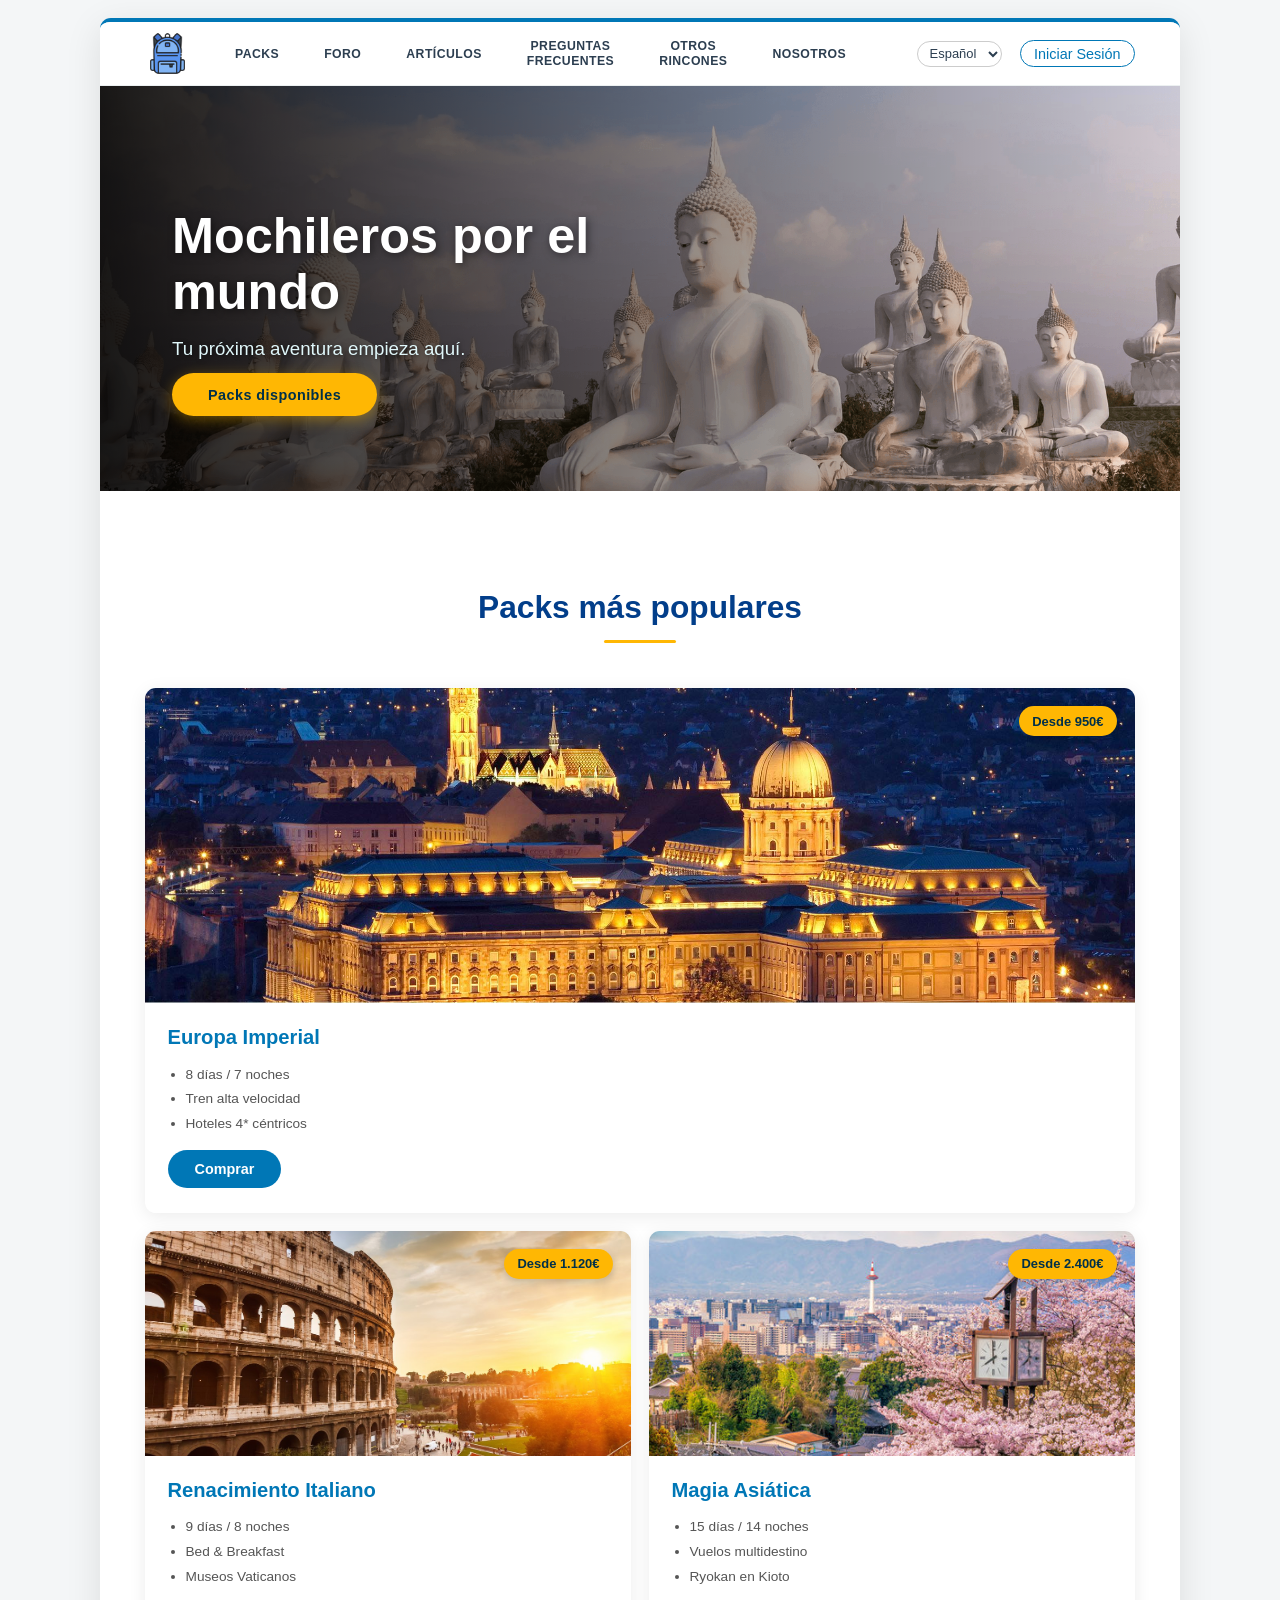
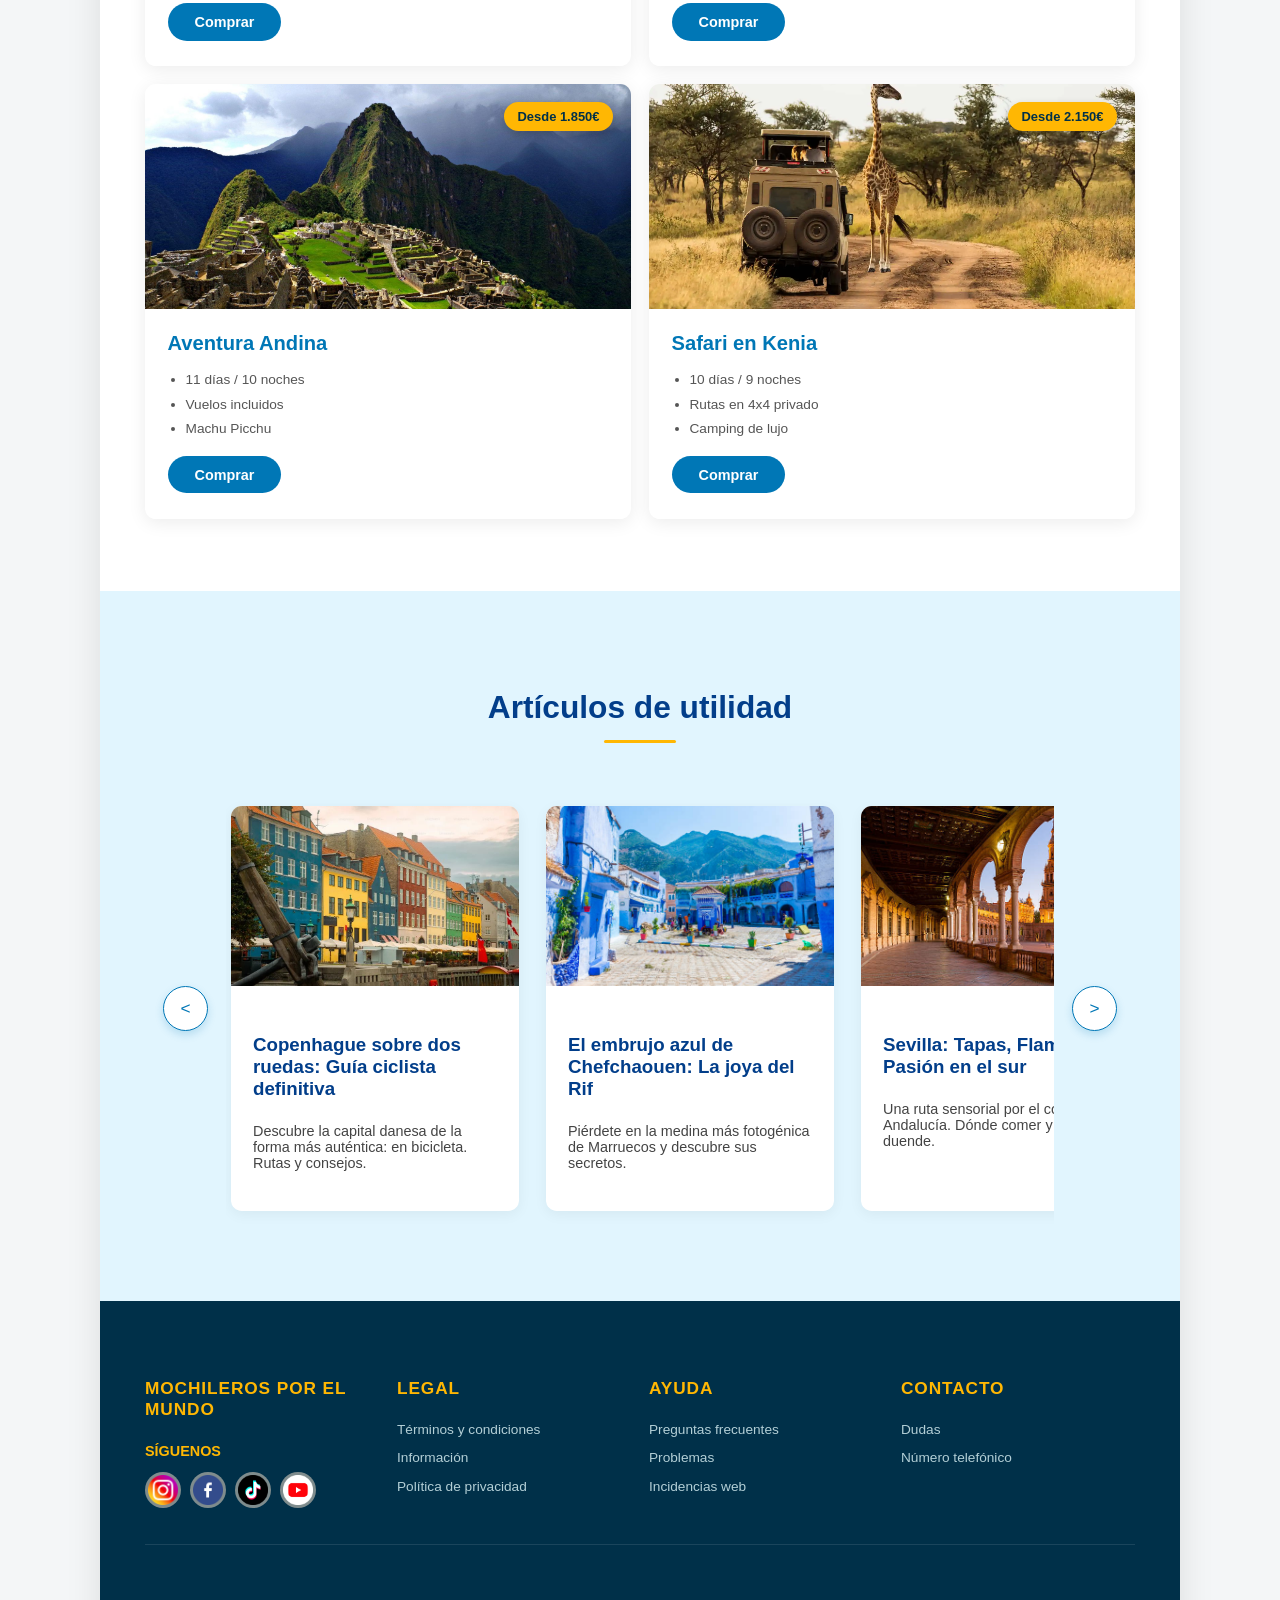
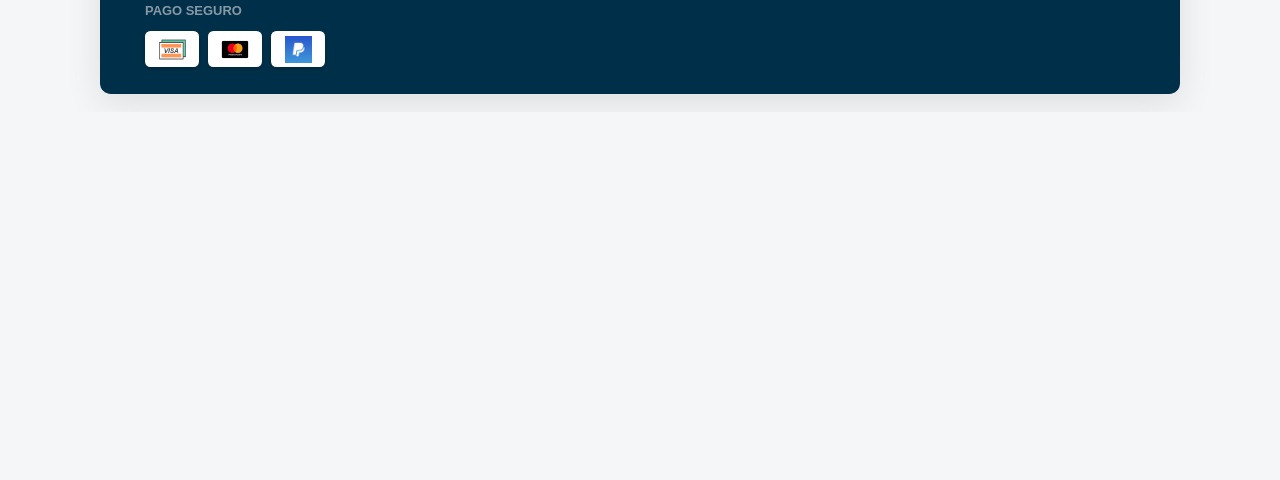
<file: src/index.html>
<!DOCTYPE html>
<html lang="es">

<head>
    <meta charset="utf-8">
    <meta name="viewport" content="width=device-width, initial-scale=1.0">
    <title>Mochileros por el mundo</title>
    <link rel="icon" href="images/logo_principal.png" type="image/png">
    <link rel="stylesheet" type="text/css" href="styles/estilos.css">
</head>

<body class="body-mochileros">

    <div class="layout-global">

        <aside class="zona-publicidad publicidad-izquierda">
            <div class="titulo-ad" data-lang="ad_recommend">Te recomendamos</div>

            <a href="https://www.amazon.es/NORTIV8-Senderismo-Impermeables-Zapatillas-Antideslizante/dp/B0BFPTSSQW/"
                target="_blank" class="amazon-card">
                <div class="img-container">
                    <img src="images/izquierda-arriba.jpg" alt="Botas senderismo">
                </div>
                <div class="info-ad">
                    <p class="titulo-prod" data-lang="prod_boots1">Botas Senderismo Impermeables</p>
                    <div class="precio-ad">53,54€ <i class="fab fa-amazon"></i></div>
                    <span class="btn-amazon" data-lang="btn_amazon">Ver en Amazon</span>
                </div>
            </a>

            <a href="https://www.amazon.es/Columbia-Waterproof-Impermeables-Trekking-Senderismo/dp/B0CLW4PW32/"
                target="_blank" class="amazon-card">
                <div class="img-container">
                    <img src="images/izquierda-abajo.jpg" alt="Botas Piel">
                </div>
                <div class="info-ad">
                    <p class="titulo-prod" data-lang="prod_boots2">Botas de Montaña Piel - Pro</p>
                    <div class="precio-ad">79,95€ <i class="fab fa-amazon"></i></div>
                    <span class="btn-amazon" data-lang="btn_amazon">Ver en Amazon</span>
                </div>
            </a>
        </aside>

        <div class="contenedor-principal">

            <nav class="navbar">

                <ul class="menu-header-footer">
                    <li><a href="index.html" class="logo-nav"><img src="images/logo_principal.png" alt="Mochileros Inicio"></a></li>

                    <li><a href="packs.html" data-lang="nav_packs">Packs</a></li>
                    <li><a href="foro.html" data-lang="nav_forum">Foro</a></li>
                    <li><a href="articulos.html" data-lang="nav_articles">Artículos</a></li>
                    <li><a href="faq.html" data-lang="nav_faq">Preguntas frecuentes</a></li>
                    <li><a href="otros_rincones.html" data-lang="nav_corners">Otros rincones</a></li>
                    <li><a href="nosotros.html" data-lang="nav_about">Nosotros</a></li>
                </ul>
                <div class="idioma-login" id="panel-usuario-nav">
                    <select id="selector-idioma" class="selector-idioma" aria-label="Seleccionar idioma">
                        <option value="es">Español</option>
                        <option value="en">English</option>
                    </select>
                    <a href="login.html" data-lang="nav_login">Iniciar Sesión</a>
                </div>
            </nav>

            <header class="hero-header">
                <div class="hero-content">
                    <h1 class="logo" data-lang="hero_title">Mochileros por el mundo</h1>
                    <p data-lang="hero_subtitle">Tu próxima aventura empieza aquí.</p>
                    <a href="packs.html" class="btn-negro" data-lang="hero_btn">Packs disponibles</a>
                </div>
            </header>

            <section class="seccion-packs">
                <h2 data-lang="sec_packs">Packs más populares</h2>
                <div class="rejilla_packs" id="contenedor-packs-home">
                    </div>
            </section>

            <section class="seccion-articulos" id="articulos">
                <h2 data-lang="sec_articles">Artículos de utilidad</h2>
                <div class="contenedor-carrusel">
                    <button class="nav-btn" id="boton_izq_articulos">&#60;</button>
                    <div class="track-carrusel" id="track-articulos">
                        </div>
                    <button class="nav-btn" id="boton_der_articulos">&#62;</button>
                </div>
            </section>

            <footer>
                <div class="footer-top">
                    <div class="col-footer">
                        <h4 data-lang="footer_title">Mochileros por el mundo</h4>
                        <div class="bloque-siguenos">
                            <h5 data-lang="follow_us">SÍGUENOS</h5>
                            <div class="iconos-sociales">
                                <a href="https://www.instagram.com/" target="_blank" title="Instagram"><img
                                        src="images/instagram_r.png" alt="IG"></a>
                                <a href="https://www.facebook.com/" target="_blank" title="Facebook"><img
                                        src="images/facebook_r.png" alt="FB"></a>
                                <a href="https://www.tiktok.com/" target="_blank" title="TikTok"><img
                                        src="images/tiktok_r.png" alt="TK"></a>
                                <a href="https://www.youtube.com/" target="_blank" title="YouTube"><img
                                        src="images/youtube_r.png" alt="YT"></a>
                            </div>
                        </div>
                    </div>
                    <div class="col-footer">
                        <h4 data-lang="legal">Legal</h4>
                        <p data-lang="terms">Términos y condiciones</p>
                        <p data-lang="info">Información</p>
                        <p data-lang="page">Política de privacidad</p>
                    </div>
                    <div class="col-footer">
                        <h4 data-lang="help">Ayuda</h4>
                        <p data-lang="faq_short">Preguntas frecuentes</p>
                        <p data-lang="problems">Problemas</p>
                        <p data-lang="incidents">Incidencias web</p>
                    </div>
                    <div class="col-footer">
                        <h4 data-lang="contact">Contacto</h4>
                        <p data-lang="doubts">Dudas</p>
                        <p data-lang="phone">Número telefónico</p>
                    </div>
                </div>

                <div class="footer-bottom-pago">
                    <h5 data-lang="secure_pay">PAGO SEGURO</h5>
                    <div class="iconos-pago">
                        <div class="tarjeta-icono"><img src="images/visa.png" alt="Visa"></div>
                        <div class="tarjeta-icono"><img src="images/matercard.png" alt="Mastercard"></div>
                        <div class="tarjeta-icono"><img src="images/paypal.png" alt="Paypal"></div>
                    </div>
                </div>
            </footer>

        </div>

        <aside class="zona-publicidad publicidad-derecha">
            <div class="titulo-ad" data-lang="ad_top">Top Ventas</div>

            <a href="https://www.amazon.es/PICSIL-Impermeable-Capacidad-Crosstraining-Senderismo/dp/B0DV9GKVM4"
                target="_blank" class="amazon-card">
                <div class="img-container">
                    <img src="images/derecha-arriba.jpg" alt="Mochila Táctica">
                </div>
                <div class="info-ad">
                    <p class="titulo-prod" data-lang="prod_backpack">Mochila Táctica 40L</p>
                    <div class="precio-ad">129,95€ <i class="fab fa-amazon"></i></div>
                    <span class="btn-amazon" data-lang="btn_amazon">Ver en Amazon</span>
                </div>
            </a>

            <a href="https://www.amazon.es/Night-Cat-Tienda-Persona-Ultraligero/dp/B0DYD4D2XB" target="_blank"
                class="amazon-card">
                <div class="img-container"><img src="images/derecha-abajo.jpg" alt="Tienda Campaña"></div>
                <div class="info-ad">
                    <p class="titulo-prod" data-lang="prod_tent">Tienda Campaña Ultraligera</p>
                    <div class="precio-ad">179,99€ <i class="fab fa-amazon"></i></div>
                    <span class="btn-amazon" data-lang="btn_amazon">Ver en Amazon</span>
                </div>
            </a>
        </aside>

    </div>

    <script src="scripts/main.js"></script>
    <script src="scripts/articulos.js"></script>
</body>

</html>
</file>
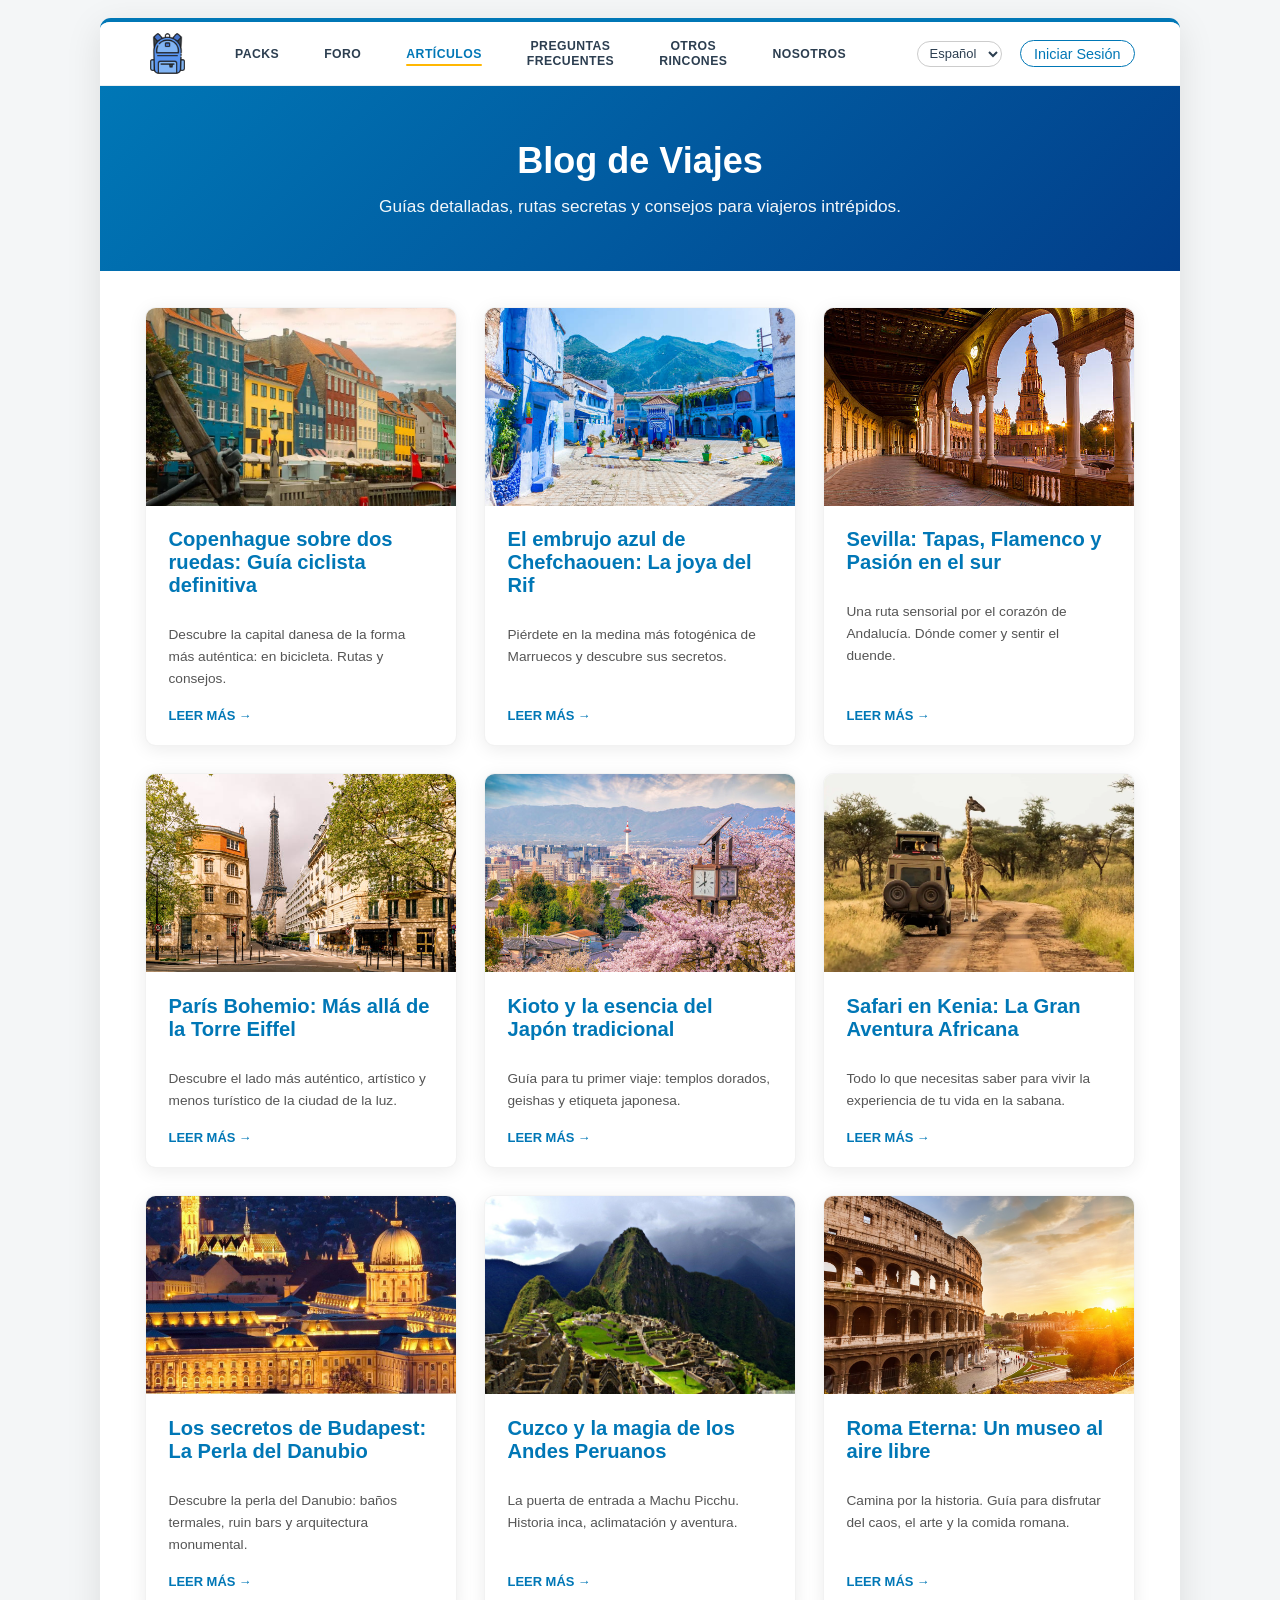
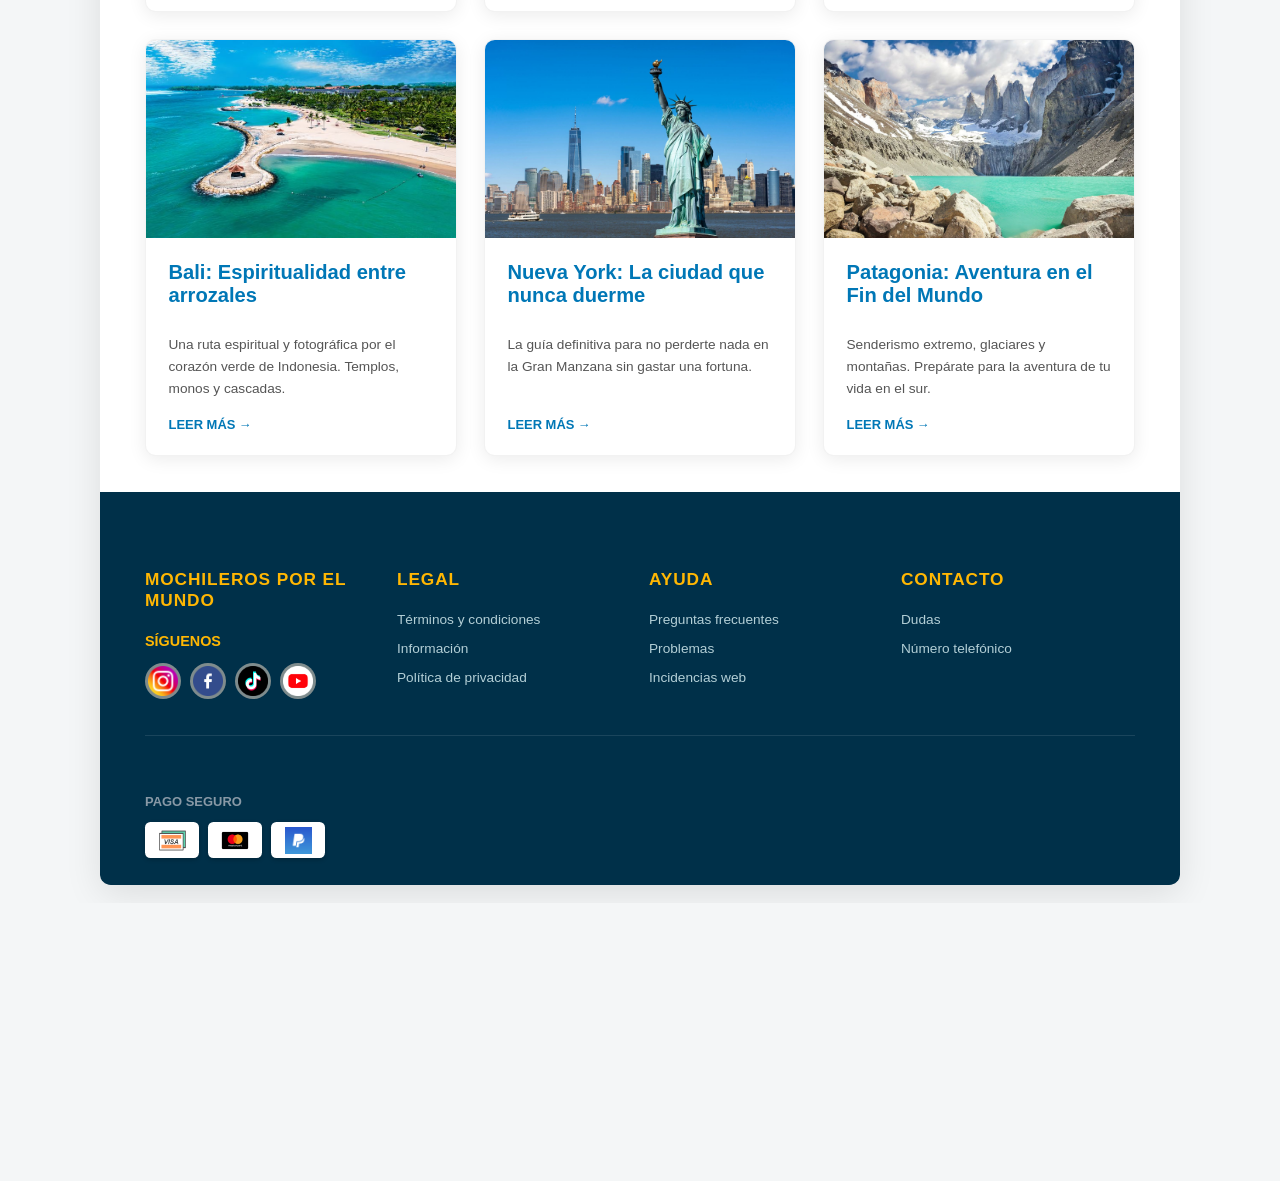
<file: src/articulos.html>
<!DOCTYPE html>
<html lang="es">

<head>
    <meta charset="utf-8">
    <meta name="viewport" content="width=device-width, initial-scale=1.0">
    <link rel="icon" href="images/logo_principal.png" type="image/png">
    <title data-lang="title_articulos">Artículos - Mochileros por el mundo</title>
    <link rel="stylesheet" type="text/css" href="styles/estilos.css">
    <link rel="stylesheet" type="text/css" href="styles/e_articulos.css">
</head>

<body class="body-mochileros">
    <div class="layout-global">

        <aside class="zona-publicidad publicidad-izquierda">
            <div class="titulo-ad" data-lang="ad_recommend">Te recomendamos</div>

            <a href="https://www.amazon.es/NORTIV8-Senderismo-Impermeables-Zapatillas-Antideslizante/dp/B0BFPTSSQW/"
                target="_blank" class="amazon-card">
                <div class="img-container">
                    <img src="images/izquierda-arriba.jpg" alt="Botas senderismo">
                </div>
                <div class="info-ad">
                    <p class="titulo-prod" data-lang="prod_boots1">Botas Senderismo Impermeables</p>
                    <div class="precio-ad">53,54€ <i class="fab fa-amazon"></i></div>
                    <span class="btn-amazon" data-lang="btn_amazon">Ver en Amazon</span>
                </div>
            </a>

            <a href="https://www.amazon.es/Columbia-Waterproof-Impermeables-Trekking-Senderismo/dp/B0CLW4PW32/"
                target="_blank" class="amazon-card">
                <div class="img-container">
                    <img src="images/izquierda-abajo.jpg" alt="Botas Piel">
                </div>
                <div class="info-ad">
                    <p class="titulo-prod" data-lang="prod_boots2">Botas de Montaña Piel - Pro</p>
                    <div class="precio-ad">79,95€ <i class="fab fa-amazon"></i></div>
                    <span class="btn-amazon" data-lang="btn_amazon">Ver en Amazon</span>
                </div>
            </a>
        </aside>

        <div class="contenedor-principal">
            <nav class="navbar">
                <ul class="menu-header-footer">

                    <li><a href="index.html" class="logo-nav"><img src="images/logo_principal.png" alt="Mochileros Inicio"></a></li>
                    <li><a href="packs.html" data-lang="nav_packs">Packs</a></li>
                    <li><a href="foro.html" data-lang="nav_forum">Foro</a></li>
                    <li><a href="articulos.html" data-lang="nav_articles">Artículos</a></li>
                    <li><a href="faq.html" data-lang="nav_faq">Preguntas frecuentes</a></li>
                    <li><a href="otros_rincones.html" data-lang="nav_corners">Otros rincones</a></li>
                    <li><a href="nosotros.html" data-lang="nav_about">Nosotros</a></li>
                </ul>
                <div class="idioma-login" id="panel-usuario-nav">
                    <select id="selector-idioma" class="selector-idioma" aria-label="Seleccionar idioma">
                        <option value="es">Español</option>
                        <option value="en">English</option>
                    </select>
                    <a href="login.html" data-lang="nav_login">Iniciar Sesión</a>
                </div>
            </nav>

            <header class="header-articulos">
                <h1 data-lang="blog_title">Blog de Viajes</h1>
                <p data-lang="blog_subtitle">Guías detalladas, rutas secretas y consejos para viajeros intrépidos.</p>
            </header>

            <main>

                <div class="grid-articulos" id="contenedor-grid-articulos">
                    </div>

                <div class="vista-detalle" id="contenedor-vista-detalle">
                    <div class="contenedor-lectura">
                        <div class="detalle-img-container">
                            <img id="detalle-img" src="[data-uri]" alt="Imagen artículo">
                        </div>

                        <h1 id="detalle-titulo" class="detalle-titulo">Detalle del artículo</h1>

                        <div id="detalle-cuerpo" class="detalle-cuerpo"></div>

                        <button onclick="cerrarDetalle()" class="btn-volver" data-lang="btn_back">&larr; Volver a artículos</button>
                    </div>
                </div>
            </main>

            <footer>
                <div class="footer-top">
                    <div class="col-footer">
                        <h4 data-lang="footer_title">Mochileros por el mundo</h4>
                        <div class="bloque-siguenos">
                            <h5 data-lang="follow_us">SÍGUENOS</h5>
                            <div class="iconos-sociales">
                                <a href="https://www.instagram.com/" target="_blank" title="Instagram"><img
                                        src="images/instagram_r.png" alt="IG"></a>
                                <a href="https://www.facebook.com/?locale=es_ES%2F" target="_blank"
                                    title="Facebook"><img src="images/facebook_r.png" alt="FB"></a>
                                <a href="https://www.tiktok.com/es" target="_blank" title="TikTok"><img
                                        src="images/tiktok_r.png" alt="TK"></a>
                                <a href="https://www.youtube.com/" target="_blank" title="YouTube"><img
                                        src="images/youtube_r.png" alt="YT"></a>
                            </div>
                        </div>
                    </div>
                    <div class="col-footer">
                        <h4 data-lang="legal">Legal</h4>
                        <p data-lang="terms">Términos y condiciones</p>
                        <p data-lang="info">Información</p>
                        <p data-lang="page">Política de privacidad</p>
                    </div>
                    <div class="col-footer">
                        <h4 data-lang="help">Ayuda</h4>
                        <p data-lang="faq_short">Preguntas frecuentes</p>
                        <p data-lang="problems">Problemas</p>
                        <p data-lang="incidents">Incidencias web</p>
                    </div>
                    <div class="col-footer">
                        <h4 data-lang="contact">Contacto</h4>
                        <p data-lang="doubts">Dudas</p>
                        <p data-lang="phone">Número telefónico</p>
                    </div>
                </div>

                <div class="footer-bottom-pago">
                    <h5 data-lang="secure_pay">PAGO SEGURO</h5>
                    <div class="iconos-pago">
                        <div class="tarjeta-icono"><img src="images/visa.png" alt="Visa"></div>
                        <div class="tarjeta-icono"><img src="images/matercard.png" alt="Mastercard"></div>
                        <div class="tarjeta-icono"><img src="images/paypal.png" alt="Paypal"></div>
                    </div>
                </div>
            </footer>
        </div>

        <aside class="zona-publicidad publicidad-derecha">
            <div class="titulo-ad" data-lang="ad_top">Top Ventas</div>
            <a href="https://www.amazon.es/PICSIL-Impermeable-Capacidad-Crosstraining-Senderismo/dp/B0DV9GKVM4"
                target="_blank" class="amazon-card">
                <div class="img-container"><img src="images/derecha-arriba.jpg" alt="Mochila Táctica"></div>
                <div class="info-ad">
                    <p class="titulo-prod" data-lang="prod_backpack">Mochila Táctica 40L</p>
                    <div class="precio-ad">129,95€ <i class="fab fa-amazon"></i></div>
                    <span class="btn-amazon" data-lang="btn_amazon">Ver en Amazon</span>
                </div>
            </a>
            <a href="https://www.amazon.es/Night-Cat-Tienda-Persona-Ultraligero/dp/B0DYD4D2XB" target="_blank"
                class="amazon-card">
                <div class="img-container"><img src="images/derecha-abajo.jpg" alt="Tienda Campaña"></div>
                <div class="info-ad">
                    <p class="titulo-prod" data-lang="prod_tent">Tienda Campaña Ultraligera</p>
                    <div class="precio-ad">179,99€ <i class="fab fa-amazon"></i></div>
                    <span class="btn-amazon" data-lang="btn_amazon">Ver en Amazon</span>
                </div>
            </a>
        </aside>
    </div>

    <script src="scripts/main.js"></script>
    <script src="scripts/articulos.js"></script>
</body>

</html>
</file>
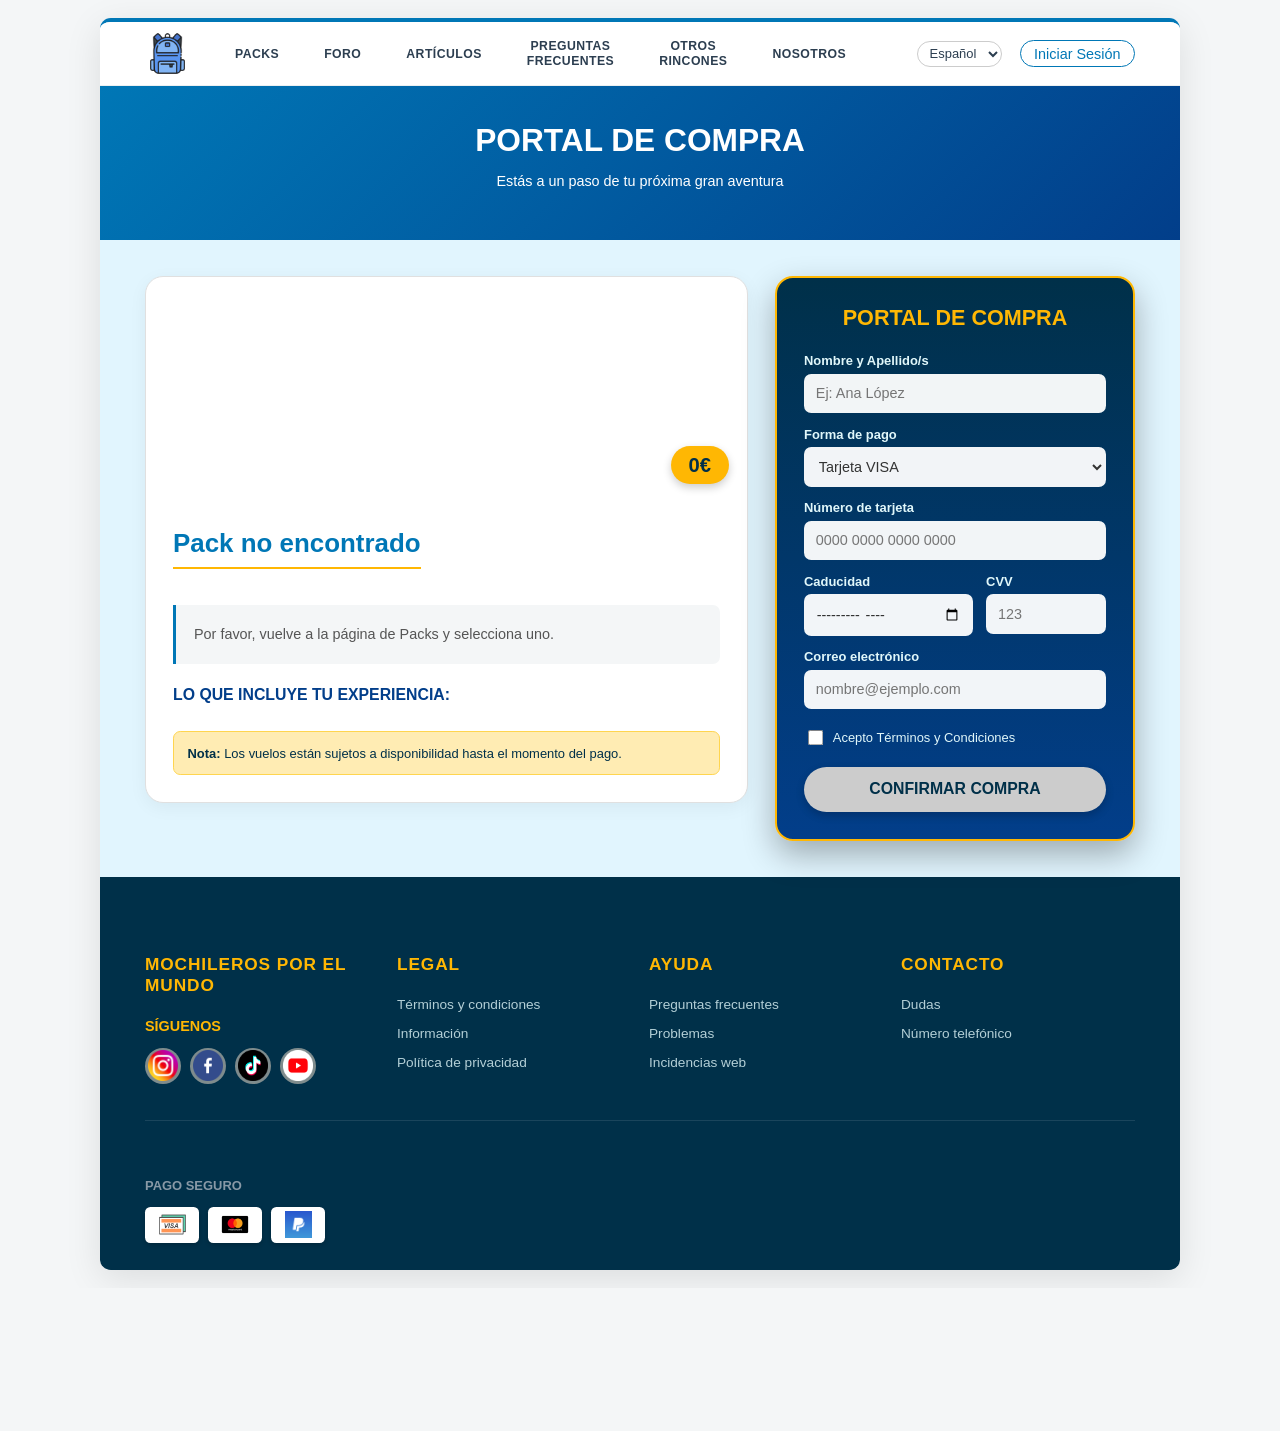
<file: src/compra.html>
<!DOCTYPE html>
<html lang="es">

<head>
    <meta charset="utf-8">
    <meta name="viewport" content="width=device-width, initial-scale=1.0">
    <link rel="icon" href="images/logo_principal.png" type="image/png">
    <title>Finalizar Compra - Mochileros por el mundo</title>
    <link rel="stylesheet" type="text/css" href="styles/estilos.css">
    <link rel="stylesheet" type="text/css" href="styles/e_compra.css">
</head>

<body class="body-mochileros">

    <div class="layout-global">

        <aside class="zona-publicidad publicidad-izquierda">
            <div class="titulo-ad" data-lang="ad_recommend">Te recomendamos</div>
            <a href="https://www.amazon.es/NORTIV8-Senderismo-Impermeables-Zapatillas-Antideslizante/dp/B0BFPTSSQW/"
                target="_blank" class="amazon-card">
                <div class="img-container"><img src="images/izquierda-arriba.jpg" alt="Botas"></div>
                <div class="info-ad">
                    <p class="titulo-prod" data-lang="prod_boots1">Botas Senderismo</p>
                    <div class="precio-ad">53,54€ </div>
                    <span class="btn-amazon" data-lang="btn_amazon">Ver en Amazon</span>
                </div>
            </a>
            <a href="https://www.amazon.es/Columbia-Waterproof-Impermeables-Trekking-Senderismo/dp/B0CLW4PW32/"
                target="_blank" class="amazon-card">
                <div class="img-container">
                    <img src="images/izquierda-abajo.jpg" alt="Botas Piel">
                </div>
                <div class="info-ad">
                    <p class="titulo-prod" data-lang="prod_boots2">Botas de Montaña Piel - Pro</p>
                    <div class="precio-ad">79,95€ <i class="fab fa-amazon"></i></div>
                    <span class="btn-amazon" data-lang="btn_amazon">Ver en Amazon</span>
                </div>
            </a>
        </aside>

        <div class="contenedor-principal">

            <nav class="navbar">

                <ul class="menu-header-footer">
                    <li><a href="index.html" class="logo-nav"><img src="images/logo_principal.png" alt="Mochileros Inicio"></a></li>
                    <li><a href="packs.html" data-lang="nav_packs">Packs</a></li>
                    <li><a href="foro.html" data-lang="nav_forum">Foro</a></li>
                    <li><a href="articulos.html" data-lang="nav_articles">Artículos</a></li>
                    <li><a href="faq.html" data-lang="nav_faq">Preguntas frecuentes</a></li>
                    <li><a href="otros_rincones.html" data-lang="nav_corners">Otros rincones</a></li>
                    <li><a href="nosotros.html" data-lang="nav_about">Nosotros</a></li>
                </ul>
                <div class="idioma-login" id="panel-usuario-nav">
                    <select id="selector-idioma" class="selector-idioma" aria-label="Seleccionar idioma">
                        <option value="es">Español</option>
                        <option value="en">English</option>
                    </select>
                    <a href="login.html" data-lang="nav_login">Iniciar Sesión</a>
                </div>
            </nav>

            <header class="header-compra">
                <h1 data-lang="compra_title">Portal de Compra</h1>
                <p data-lang="compra_subtitle">Estás a un paso de tu próxima gran aventura</p>
            </header>

            <main class="main-compra">

                <div class="contenedor-compra-split">

                    <div class="columna-info-pack">
                        <div class="img-pack-header">
                            <img id="img-pack" src="[data-uri]" alt="Imagen del destino">
                            <div class="etiqueta-precio-grande" id="precio-pack">0€</div>
                        </div>

                        <div class="contenido-detalle">
                            <h2 id="titulo-pack">Cargando pack...</h2>
                            <p class="descripcion-extendida" id="desc-pack">
                                Selecciona un pack desde la página anterior.
                            </p>

                            <div class="detalles-tecnicos">
                                <h3 data-lang="compra_includes">Lo que incluye tu experiencia:</h3>
                                <ul id="lista-detalles">
                                </ul>
                            </div>

                            <div class="nota-importante">
                                <strong><i class="fas fa-info-circle"></i> <span data-lang="compra_note_label">Nota:</span></strong>
                                <span id="nota-pack">Los vuelos están sujetos a disponibilidad hasta el momento del pago.</span>
                            </div>
                        </div>
                    </div>

                    <div class="columna-formulario">
                        <div class="card-formulario">
                            <h3 data-lang="compra_title">Formulario de compra</h3>

                            <form id="form-compra" onsubmit="validarCompra(event)" class="form-pago">

                                <div class="grupo-input-dark">
                                    <label for="nombre_cliente" data-lang="label_name">Nombre y Apellido/s</label>
                                    <input type="text" id="nombre_cliente" placeholder="Ej: Ana López" data-lang-placeholder="ph_fullname_ex" required>
                                </div>

                                <div class="grupo-input-dark">
                                    <label for="metodo_pago" data-lang="label_payment_method">Forma de pago</label>
                                    <select id="metodo_pago" class="select-pago">
                                        <option value="visa" data-lang="pay_visa">Tarjeta VISA</option>
                                        <option value="mastercard" data-lang="pay_mastercard">Mastercard</option>
                                        <option value="paypal" data-lang="pay_paypal">PayPal</option>
                                    </select>
                                </div>

                                <div class="grupo-input-dark">
                                    <label for="num_tarjeta" data-lang="label_card_num">Número de tarjeta</label>
                                    <input type="text" id="num_tarjeta" placeholder="0000 0000 0000 0000" maxlength="19" required>
                                </div>

                                <div class="fila-doble">
                                    <div class="grupo-input-dark">
                                        <label for="fecha_caducidad" data-lang="label_expiry">Caducidad</label>
                                        <input type="month" id="fecha_caducidad" required>
                                    </div>
                                    <div class="grupo-input-dark">
                                        <label for="cvv" data-lang="label_cvv">CVV</label>
                                        <input type="text" id="cvv" placeholder="123" maxlength="3" required>
                                    </div>
                                </div>

                                <div class="grupo-input-dark">
                                    <label for="email_cliente" data-lang="label_email">Correo electrónico</label>
                                    <input type="email" id="email_cliente" placeholder="nombre@ejemplo.com" data-lang-placeholder="ph_email_ex" required>
                                </div>

                                <div class="grupo-checkbox-dark">
                                    <input type="checkbox" id="terms" required>
                                    <label for="terms" data-lang="label_terms">Acepto Términos y Condiciones</label>
                                </div>

                                <button type="submit" class="btn-comprar-final" data-lang="btn_confirm">Confirmar Compra</button>
                            </form>
                        </div>
                    </div>

                </div>
            </main>

            <footer>
                <div class="footer-top">
                    <div class="col-footer">
                        <h4 data-lang="footer_title">Mochileros por el mundo</h4>
                        <div class="bloque-siguenos">
                            <h5 data-lang="follow_us">SÍGUENOS</h5>
                            <div class="iconos-sociales">
                                <a href="https://www.instagram.com/" target="_blank" title="Instagram"><img
                                        src="images/instagram_r.png" alt="IG"></a>
                                <a href="https://www.facebook.com/" target="_blank" title="Facebook"><img
                                        src="images/facebook_r.png" alt="FB"></a>
                                <a href="https://www.tiktok.com/" target="_blank" title="TikTok"><img
                                        src="images/tiktok_r.png" alt="TK"></a>
                                <a href="https://www.youtube.com/" target="_blank" title="YouTube"><img
                                        src="images/youtube_r.png" alt="YT"></a>
                            </div>
                        </div>
                    </div>
                    <div class="col-footer">
                        <h4 data-lang="legal">Legal</h4>
                        <p data-lang="terms">Términos y condiciones</p>
                        <p data-lang="info">Información</p>
                        <p data-lang="page">Política de privacidad</p>
                    </div>
                    <div class="col-footer">
                        <h4 data-lang="help">Ayuda</h4>
                        <p data-lang="faq_short">Preguntas frecuentes</p>
                        <p data-lang="problems">Problemas</p>
                        <p data-lang="incidents">Incidencias web</p>
                    </div>
                    <div class="col-footer">
                        <h4 data-lang="contact">Contacto</h4>
                        <p data-lang="doubts">Dudas</p>
                        <p data-lang="phone">Número telefónico</p>
                    </div>
                </div>

                <div class="footer-bottom-pago">
                    <h5 data-lang="secure_pay">PAGO SEGURO</h5>
                    <div class="iconos-pago">
                        <div class="tarjeta-icono"><img src="images/visa.png" alt="Visa"></div>
                        <div class="tarjeta-icono"><img src="images/matercard.png" alt="Mastercard"></div>
                        <div class="tarjeta-icono"><img src="images/paypal.png" alt="Paypal"></div>
                    </div>
                </div>
            </footer>

        </div>

        <aside class="zona-publicidad publicidad-derecha">
            <div class="titulo-ad" data-lang="ad_top">Top Ventas</div>
            <a href="https://www.amazon.es/PICSIL-Impermeable-Capacidad-Crosstraining-Senderismo/dp/B0DV9GKVM4"
                target="_blank" class="amazon-card">
                <div class="img-container"><img src="images/derecha-arriba.jpg" alt="Mochila Táctica"></div>
                <div class="info-ad">
                    <p class="titulo-prod" data-lang="prod_backpack">Mochila Táctica 40L</p>
                    <div class="precio-ad">129,95€ <i class="fab fa-amazon"></i></div>
                    <span class="btn-amazon" data-lang="btn_amazon">Ver en Amazon</span>
                </div>
            </a>
            <a href="https://www.amazon.es/Night-Cat-Tienda-Persona-Ultraligero/dp/B0DYD4D2XB" target="_blank"
                class="amazon-card">
                <div class="img-container"><img src="images/derecha-abajo.jpg" alt="Tienda Campaña"></div>
                <div class="info-ad">
                    <p class="titulo-prod" data-lang="prod_tent">Tienda Campaña Ultraligera</p>
                    <div class="precio-ad">179,99€ <i class="fab fa-amazon"></i></div>
                    <span class="btn-amazon" data-lang="btn_amazon">Ver en Amazon</span>
                </div>
            </a>
        </aside>

    </div>

    <script src="scripts/main.js"></script>
    <script src="scripts/compra.js"></script>
</body>

</html>
</file>
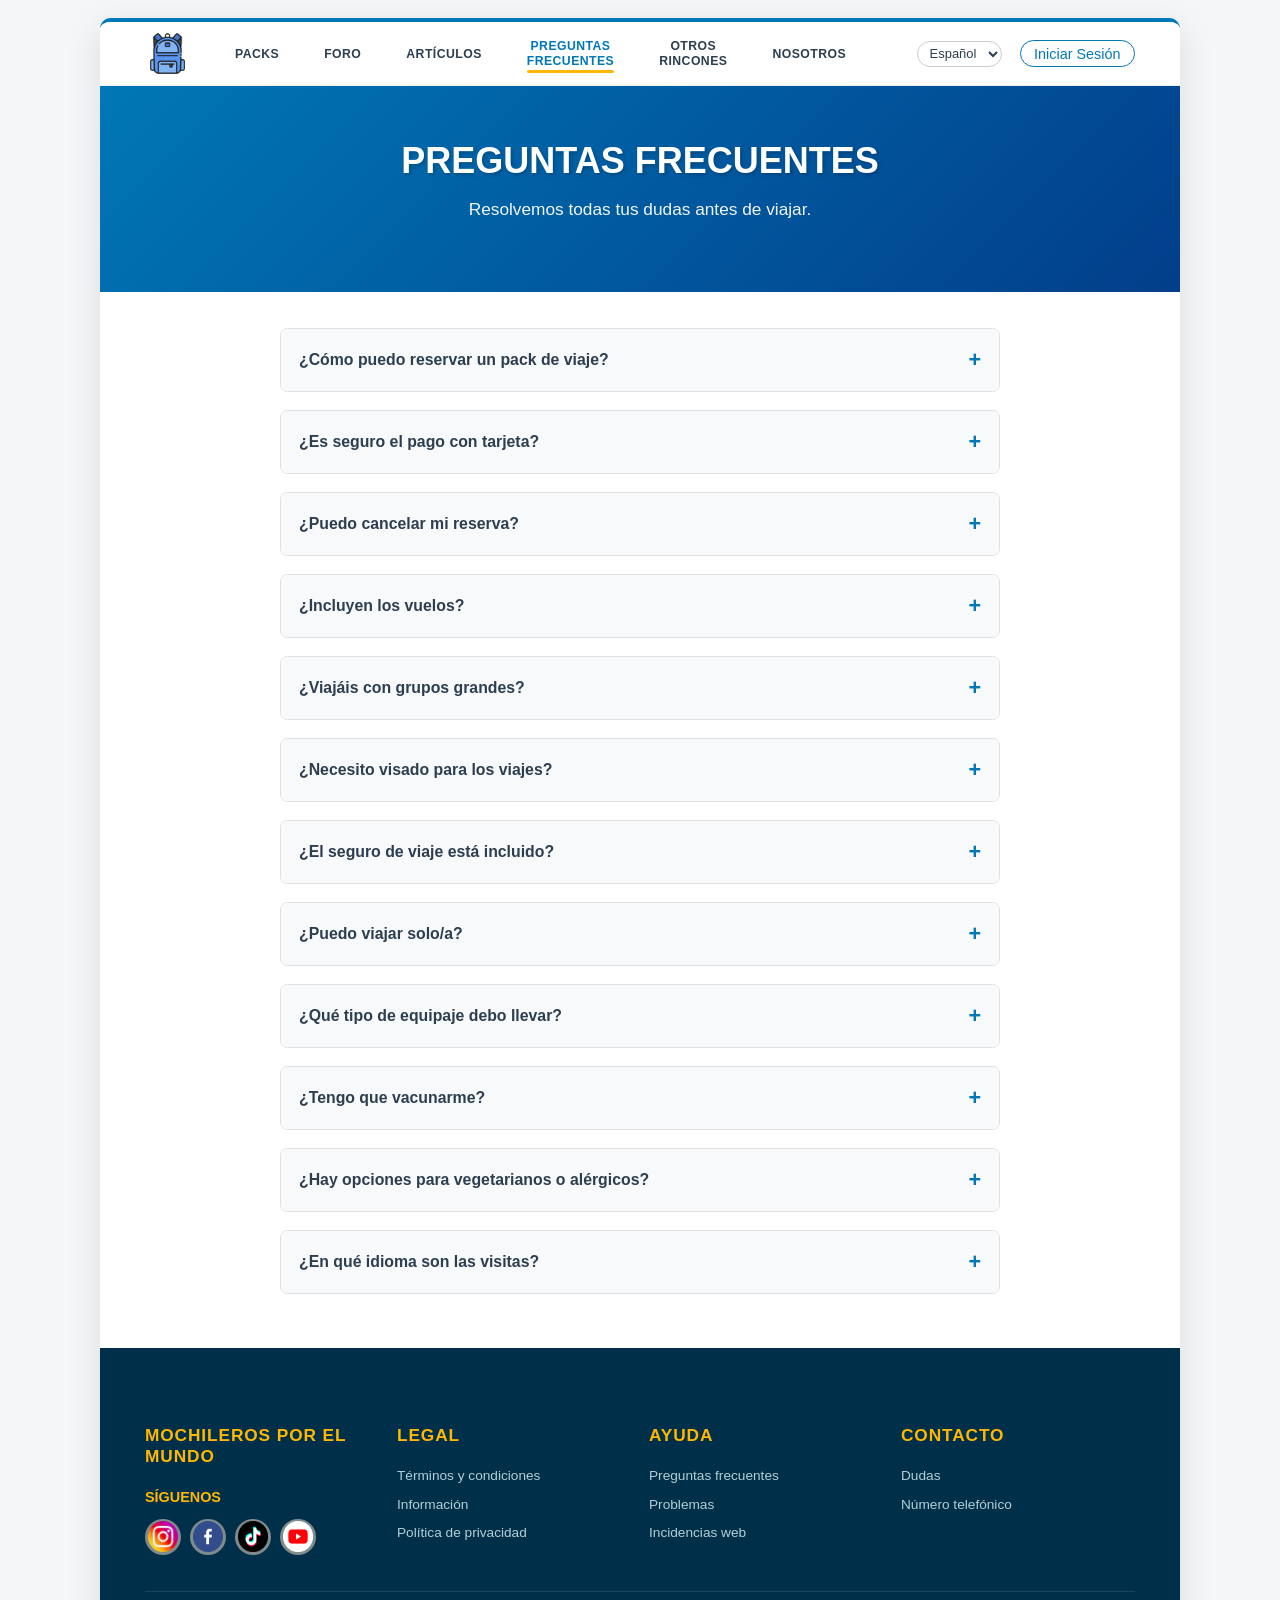
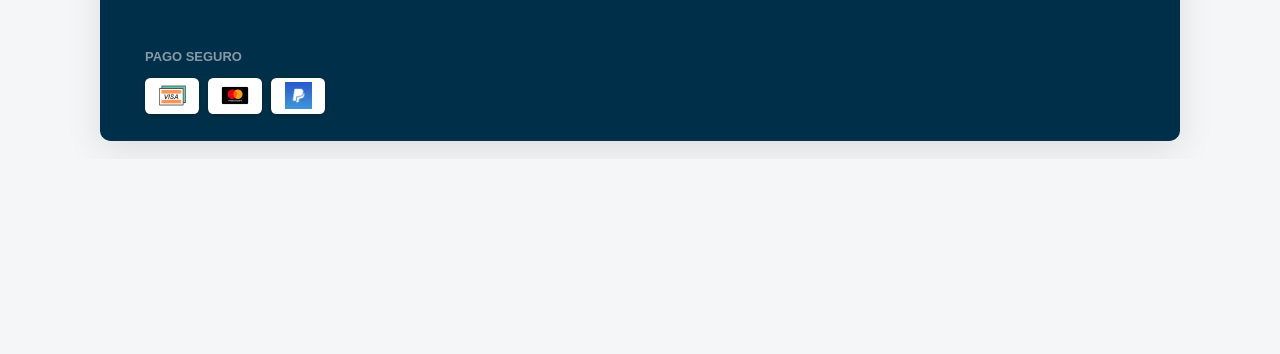
<file: src/faq.html>
<!DOCTYPE html>
<html lang="es">

<head>
    <meta charset="utf-8">
    <meta name="viewport" content="width=device-width, initial-scale=1.0">
    <link rel="icon" href="images/logo_principal.png" type="image/png">
    <title data-lang="title_faq">Preguntas Frecuentes - Mochileros por el mundo</title>
    <link rel="stylesheet" type="text/css" href="styles/estilos.css">
    <link rel="stylesheet" type="text/css" href="styles/e_faq.css">
</head>

<body class="body-mochileros">

    <div class="layout-global">

        <aside class="zona-publicidad publicidad-izquierda">
            <div class="titulo-ad" data-lang="ad_recommend">Te recomendamos</div>

            <a href="https://www.amazon.es/NORTIV8-Senderismo-Impermeables-Zapatillas-Antideslizante/dp/B0BFPTSSQW/"
                target="_blank" class="amazon-card">
                <div class="img-container"><img src="images/izquierda-arriba.jpg" alt="Botas"></div>
                <div class="info-ad">
                    <p class="titulo-prod" data-lang="prod_boots1">Botas Senderismo</p>
                    <div class="precio-ad">53,54€ <i class="fab fa-amazon"></i></div>
                    <span class="btn-amazon" data-lang="btn_amazon">Ver en Amazon</span>
                </div>
            </a>

            <a href="https://www.amazon.es/Columbia-Waterproof-Impermeables-Trekking-Senderismo/dp/B0CLW4PW32/"
                target="_blank" class="amazon-card">
                <div class="img-container">
                    <img src="images/izquierda-abajo.jpg" alt="Botas Piel">
                </div>
                <div class="info-ad">
                    <p class="titulo-prod" data-lang="prod_boots2">Botas de Montaña Piel - Pro</p>
                    <div class="precio-ad">79,95€ <i class="fab fa-amazon"></i></div>
                    <span class="btn-amazon" data-lang="btn_amazon">Ver en Amazon</span>
                </div>
            </a>
        </aside>

        <div class="contenedor-principal">

            <nav class="navbar">

                <ul class="menu-header-footer">
                    <li><a href="index.html" class="logo-nav"><img src="images/logo_principal.png" alt="Mochileros Inicio"></a></li>
                    <li><a href="packs.html" data-lang="nav_packs">Packs</a></li>
                    <li><a href="foro.html" data-lang="nav_forum">Foro</a></li>
                    <li><a href="articulos.html" data-lang="nav_articles">Artículos</a></li>
                    <li><a href="faq.html" data-lang="nav_faq">Preguntas frecuentes</a></li>
                    <li><a href="otros_rincones.html" data-lang="nav_corners">Otros rincones</a></li>
                    <li><a href="nosotros.html" data-lang="nav_about">Nosotros</a></li>
                </ul>
                <div class="idioma-login" id="panel-usuario-nav">
                    <select id="selector-idioma" class="selector-idioma" aria-label="Seleccionar idioma">
                        <option value="es">Español</option>
                        <option value="en">English</option>
                    </select>
                    <a href="login.html" data-lang="nav_login">Iniciar Sesión</a>
                </div>
            </nav>

            <header class="header-faq">
                <h1 data-lang="faq_title">Preguntas Frecuentes</h1>
                <p data-lang="faq_subtitle">Resolvemos todas tus dudas antes de viajar.</p>
            </header>

            <main style="background: white;">
                <div class="contenedor-faq-principal" id="contenedor-faq-dinamico"></div>
            </main>

            <footer>
                <div class="footer-top">
                    <div class="col-footer">
                        <h4 data-lang="footer_title">Mochileros por el mundo</h4>
                        <div class="bloque-siguenos">
                            <h5 data-lang="follow_us">SÍGUENOS</h5>
                            <div class="iconos-sociales">
                                <a href="https://www.instagram.com/" target="_blank" title="Instagram"><img
                                        src="images/instagram_r.png" alt="IG"></a>
                                <a href="https://www.facebook.com/" target="_blank" title="Facebook"><img
                                        src="images/facebook_r.png" alt="FB"></a>
                                <a href="https://www.tiktok.com/es" target="_blank" title="TikTok"><img
                                        src="images/tiktok_r.png" alt="TK"></a>
                                <a href="https://www.youtube.com/" target="_blank" title="YouTube"><img
                                        src="images/youtube_r.png" alt="YT"></a>
                            </div>
                        </div>
                    </div>
                    <div class="col-footer">
                        <h4 data-lang="legal">Legal</h4>
                        <p data-lang="terms">Términos y condiciones</p>
                        <p data-lang="info">Información</p>
                        <p data-lang="page">Política de privacidad</p>
                    </div>
                    <div class="col-footer">
                        <h4 data-lang="help">Ayuda</h4>
                        <p data-lang="faq_short">Preguntas frecuentes</p>
                        <p data-lang="problems">Problemas</p>
                        <p data-lang="incidents">Incidencias web</p>
                    </div>
                    <div class="col-footer">
                        <h4 data-lang="contact">Contacto</h4>
                        <p data-lang="doubts">Dudas</p>
                        <p data-lang="phone">Número telefónico</p>
                    </div>
                </div>

                <div class="footer-bottom-pago">
                    <h5 data-lang="secure_pay">PAGO SEGURO</h5>
                    <div class="iconos-pago">
                        <div class="tarjeta-icono"><img src="images/visa.png" alt="Visa"></div>
                        <div class="tarjeta-icono"><img src="images/matercard.png" alt="Mastercard"></div>
                        <div class="tarjeta-icono"><img src="images/paypal.png" alt="Paypal"></div>
                    </div>
                </div>
            </footer>

        </div>

        <aside class="zona-publicidad publicidad-derecha">
            <div class="titulo-ad" data-lang="ad_top">Top Ventas</div>

            <a href="https://www.amazon.es/PICSIL-Impermeable-Capacidad-Crosstraining-Senderismo/dp/B0DV9GKVM4"
                target="_blank" class="amazon-card">
                <div class="img-container"><img src="images/derecha-arriba.jpg" alt="Mochila Táctica"></div>
                <div class="info-ad">
                    <p class="titulo-prod" data-lang="prod_backpack">Mochila Táctica 40L</p>
                    <div class="precio-ad">129,95€ <i class="fab fa-amazon"></i></div>
                    <span class="btn-amazon" data-lang="btn_amazon">Ver en Amazon</span>
                </div>
            </a>

            <a href="https://www.amazon.es/Night-Cat-Tienda-Persona-Ultraligero/dp/B0DYD4D2XB" target="_blank"
                class="amazon-card">
                <div class="img-container"><img src="images/derecha-abajo.jpg" alt="Tienda Campaña"></div>
                <div class="info-ad">
                    <p class="titulo-prod" data-lang="prod_tent">Tienda Campaña Ultraligera</p>
                    <div class="precio-ad">179,99€ <i class="fab fa-amazon"></i></div>
                    <span class="btn-amazon" data-lang="btn_amazon">Ver en Amazon</span>
                </div>
            </a>
        </aside>

    </div>

    <script src="scripts/main.js"></script>
    <script src="scripts/faq.js"></script>
</body>

</html>
</file>
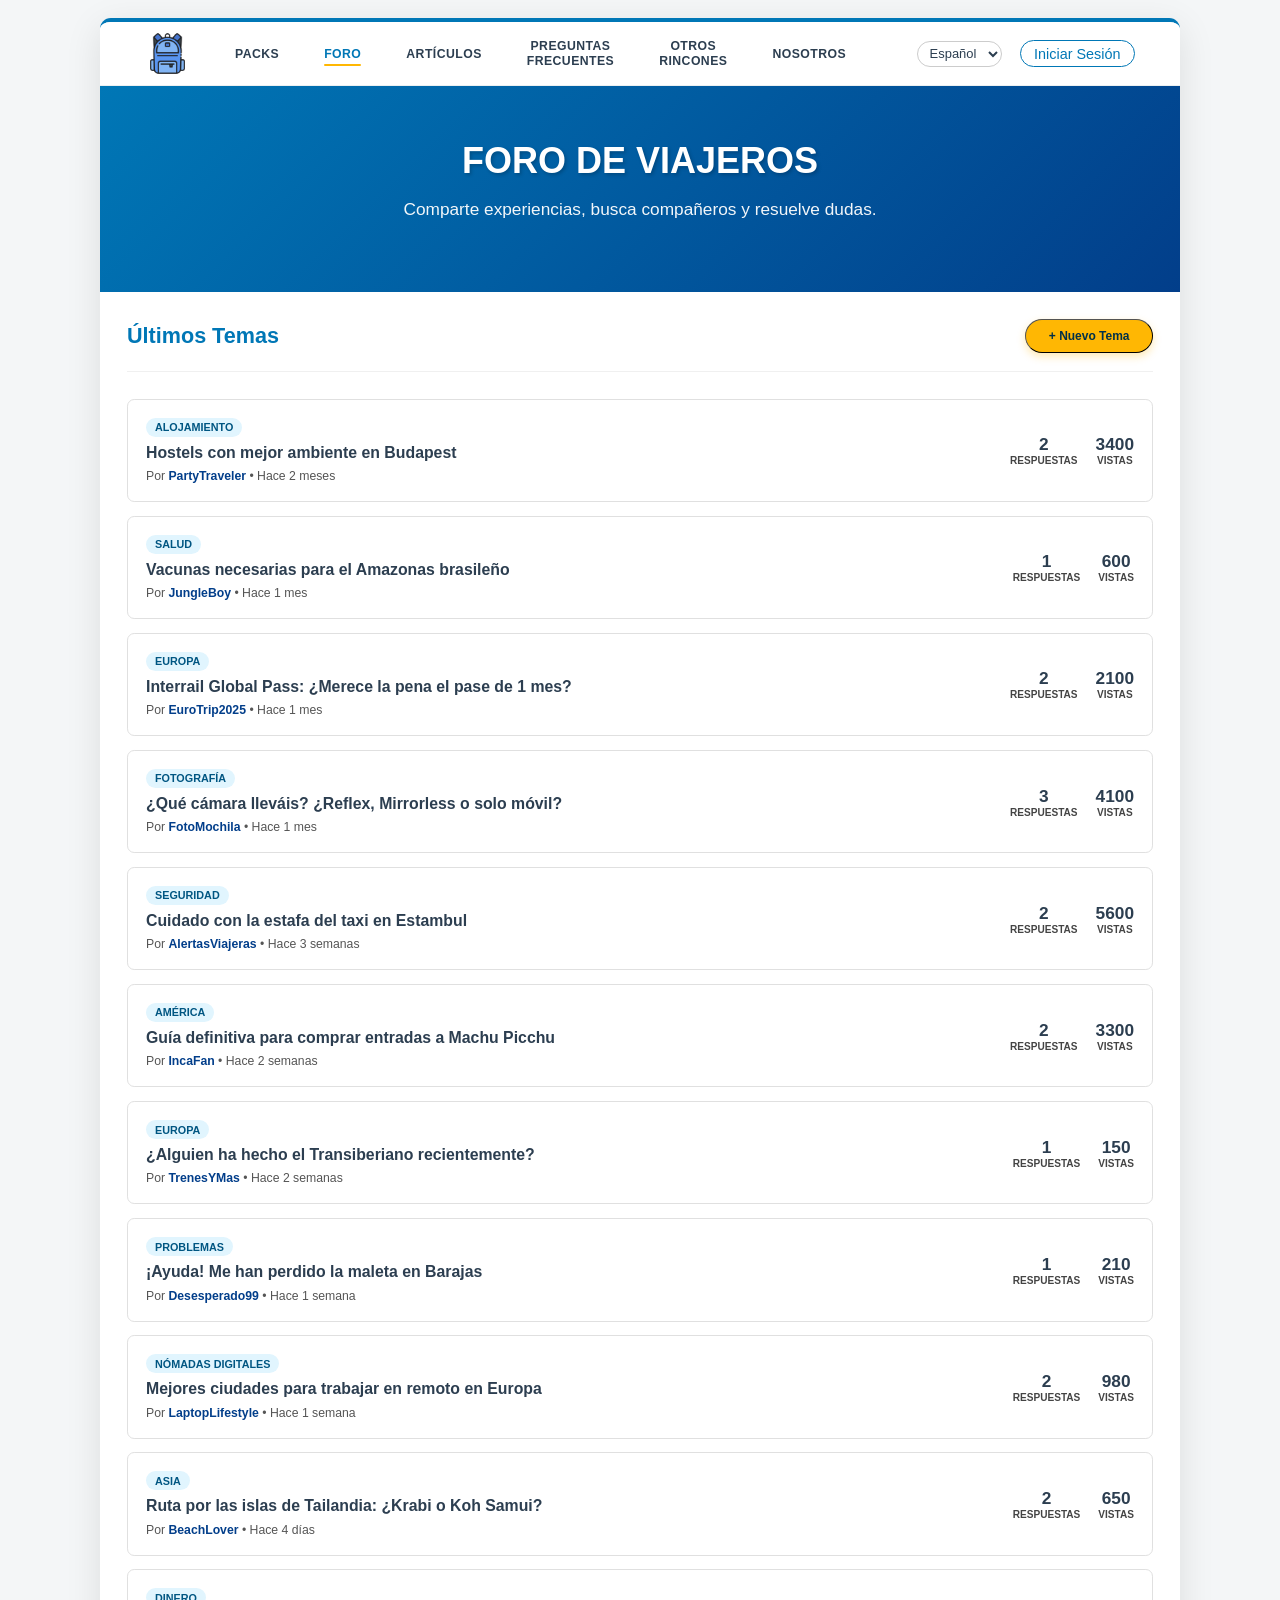
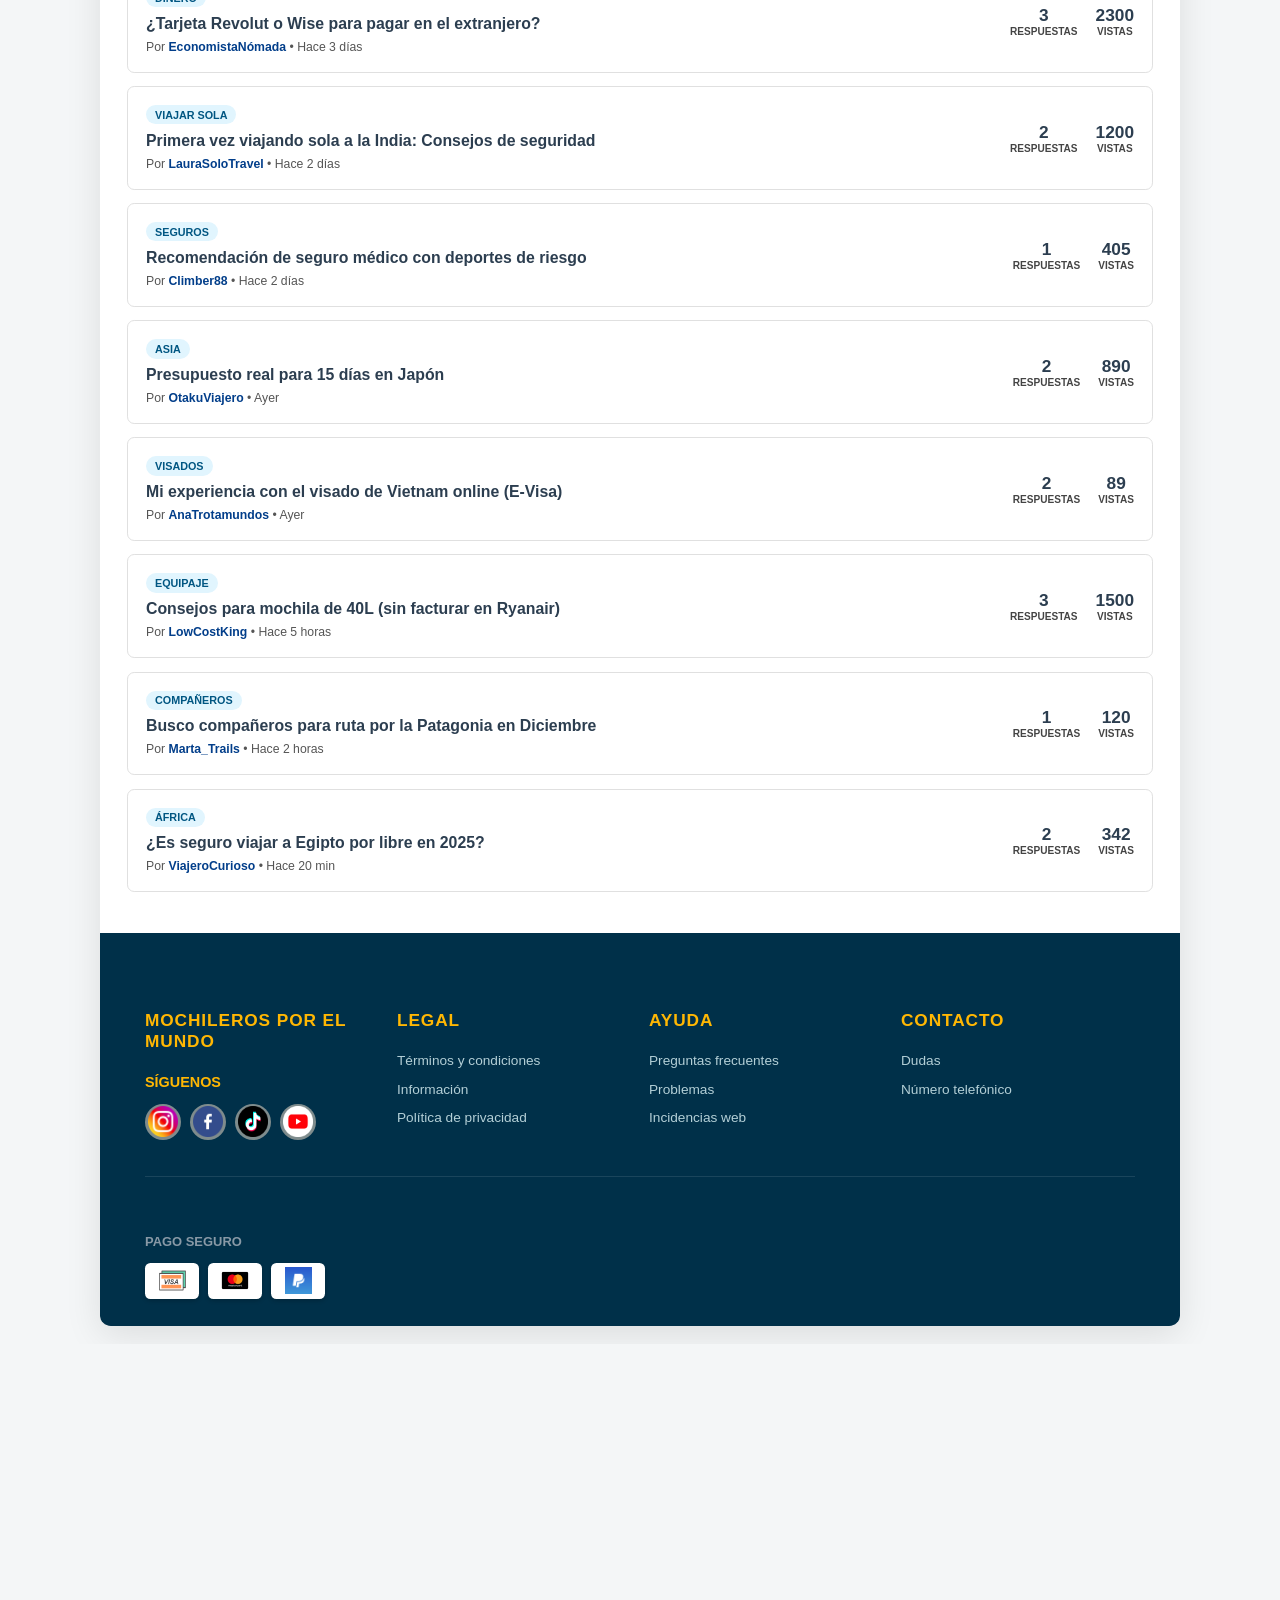
<file: src/foro.html>
<!DOCTYPE html>
<html lang="es">

<head>
    <meta charset="utf-8">
    <link rel="icon" href="images/logo_principal.png" type="image/png">
    <title data-lang="title_foro">Foro - Mochileros por el mundo</title>
    <link rel="stylesheet" type="text/css" href="styles/estilos.css">
    <link rel="stylesheet" type="text/css" href="styles/e_foro.css">
</head>

<body class="body-mochileros">
    <div class="layout-global">

        <aside class="zona-publicidad publicidad-izquierda">
            <div class="titulo-ad" data-lang="ad_recommend">Te recomendamos</div>

            <a href="https://www.amazon.es/NORTIV8-Senderismo-Impermeables-Zapatillas-Antideslizante/dp/B0BFPTSSQW/"
                target="_blank" class="amazon-card">
                <div class="img-container">
                    <img src="images/izquierda-arriba.jpg" alt="Botas senderismo">
                </div>
                <div class="info-ad">
                    <p class="titulo-prod" data-lang="prod_boots1">Botas Senderismo Impermeables</p>
                    <div class="precio-ad">53,54€ <i class="fab fa-amazon"></i></div>
                    <span class="btn-amazon" data-lang="btn_amazon">Ver en Amazon</span>
                </div>
            </a>

            <a href="https://www.amazon.es/Columbia-Waterproof-Impermeables-Trekking-Senderismo/dp/B0CLW4PW32/"
                target="_blank" class="amazon-card">
                <div class="img-container">
                    <img src="images/izquierda-abajo.jpg" alt="Botas Piel">
                </div>
                <div class="info-ad">
                    <p class="titulo-prod" data-lang="prod_boots2">Botas de Montaña Piel - Pro</p>
                    <div class="precio-ad">79,95€ <i class="fab fa-amazon"></i></div>
                    <span class="btn-amazon" data-lang="btn_amazon">Ver en Amazon</span>
                </div>
            </a>
        </aside>

        <div class="contenedor-principal">

            <nav class="navbar">
                <ul class="menu-header-footer">
                    <li><a href="index.html" class="logo-nav"><img src="images/logo_principal.png" alt="Mochileros Inicio"></a></li>
                    <li><a href="packs.html">Packs</a></li>
                    <li><a href="foro.html">Foro</a></li>
                    <li><a href="articulos.html">Artículos</a></li>
                    <li><a href="faq.html">Preguntas frecuentes</a></li>
                    <li><a href="otros_rincones.html">Otros rincones</a></li>
                    <li><a href="nosotros.html">Nosotros</a></li>

                </ul>
                <div class="idioma-login" id="panel-usuario-nav">
                    <select id="selector-idioma" class="selector-idioma" aria-label="Seleccionar idioma">
                        <option value="es">Español</option>
                        <option value="en">English</option>
                    </select>
                    <a href="login.html" data-lang="nav_login">Iniciar Sesión</a>
                </div>
            </nav>

            <header class="header-foro">
                <h1 data-lang="forum_title">Foro de Viajeros</h1>
                <p data-lang="forum_subtitle">Comparte experiencias, busca compañeros y resuelve dudas.</p>
            </header>

            <main class="contenedor-foro-lista">
                <div class="barra-acciones">
                    <h2 style="margin:0; color:#0077B6;" data-lang="forum_latest_topics">Últimos Temas</h2>
                    <button id="btn-crear-tema" class="btn-nuevo-tema" data-lang="forum_new_topic">+ Nuevo Tema</button>
                </div>
                <div id="lista-temas-dinamica"></div>
            </main>

            <footer>
                <div class="footer-top">
                    <div class="col-footer">
                        <h4 data-lang="footer_title">Mochileros por el mundo</h4>
                        <div class="bloque-siguenos">
                            <h5 data-lang="follow_us">SÍGUENOS</h5>
                            <div class="iconos-sociales">
                                <a href="https://www.instagram.com/" target="_blank" title="Instagram"><img
                                        src="images/instagram_r.png" alt="IG"></a>
                                <a href="https://www.facebook.com/?locale=es_ES%2F" target="_blank"
                                    title="Facebook"><img src="images/facebook_r.png" alt="FB"></a>
                                <a href="https://www.tiktok.com/es" target="_blank" title="TikTok"><img
                                        src="images/tiktok_r.png" alt="TK"></a>
                                <a href="https://www.youtube.com/" target="_blank" title="YouTube"><img
                                        src="images/youtube_r.png" alt="YT"></a>
                            </div>
                        </div>
                    </div>
                    <div class="col-footer">
                        <h4 data-lang="legal">Legal</h4>
                        <p data-lang="terms">Términos y condiciones</p>
                        <p data-lang="info">Información</p>
                        <p data-lang="page">Página</p>
                    </div>
                    <div class="col-footer">
                        <h4 data-lang="help">Ayuda</h4>
                        <p data-lang="faq_short">Preguntas frecuentes</p>
                        <p data-lang="problems">Problemas</p>
                        <p data-lang="incidents">Incidencias web</p>
                    </div>
                    <div class="col-footer">
                        <h4 data-lang="contact">Contacto</h4>
                        <p data-lang="doubts">Dudas</p>
                        <p data-lang="phone">Número telefónico</p>
                    </div>
                </div>

                <div class="footer-bottom-pago">
                    <h5 data-lang="secure_pay">PAGO SEGURO</h5>
                    <div class="iconos-pago">
                        <div class="tarjeta-icono"><img src="images/visa.png" alt="Visa"></div>
                        <div class="tarjeta-icono"><img src="images/matercard.png" alt="Mastercard"></div>
                        <div class="tarjeta-icono"><img src="images/paypal.png" alt="Paypal"></div>
                    </div>
                </div>
            </footer>
        </div>

        <aside class="zona-publicidad publicidad-derecha">
            <div class="titulo-ad" data-lang="ad_top">Top Ventas</div>

            <a href="https://www.amazon.es/PICSIL-Impermeable-Capacidad-Crosstraining-Senderismo/dp/B0DV9GKVM4"
                target="_blank" class="amazon-card">
                <div class="img-container">
                    <img src="images/derecha-arriba.jpg" alt="Mochila Táctica">
                </div>
                <div class="info-ad">
                    <p class="titulo-prod" data-lang="prod_backpack">Mochila Táctica 40L</p>
                    <div class="precio-ad">129,95€ <i class="fab fa-amazon"></i></div>
                    <span class="btn-amazon" data-lang="btn_amazon">Ver en Amazon</span>
                </div>
            </a>

            <a href="https://www.amazon.es/Night-Cat-Tienda-Persona-Ultraligero/dp/B0DYD4D2XB" target="_blank"
                class="amazon-card">
                <div class="img-container"><img src="images/derecha-abajo.jpg" alt="Tienda Campaña"></div>
                <div class="info-ad">
                    <p class="titulo-prod" data-lang="prod_tent">Tienda Campaña Ultraligera</p>
                    <div class="precio-ad">179,99€ <i class="fab fa-amazon"></i></div>
                    <span class="btn-amazon" data-lang="btn_amazon">Ver en Amazon</span>
                </div>
            </a>
        </aside>

    </div>
    <script src="scripts/main.js"></script>
    <script src="scripts/foro.js"></script>
</body>

</html>
</file>
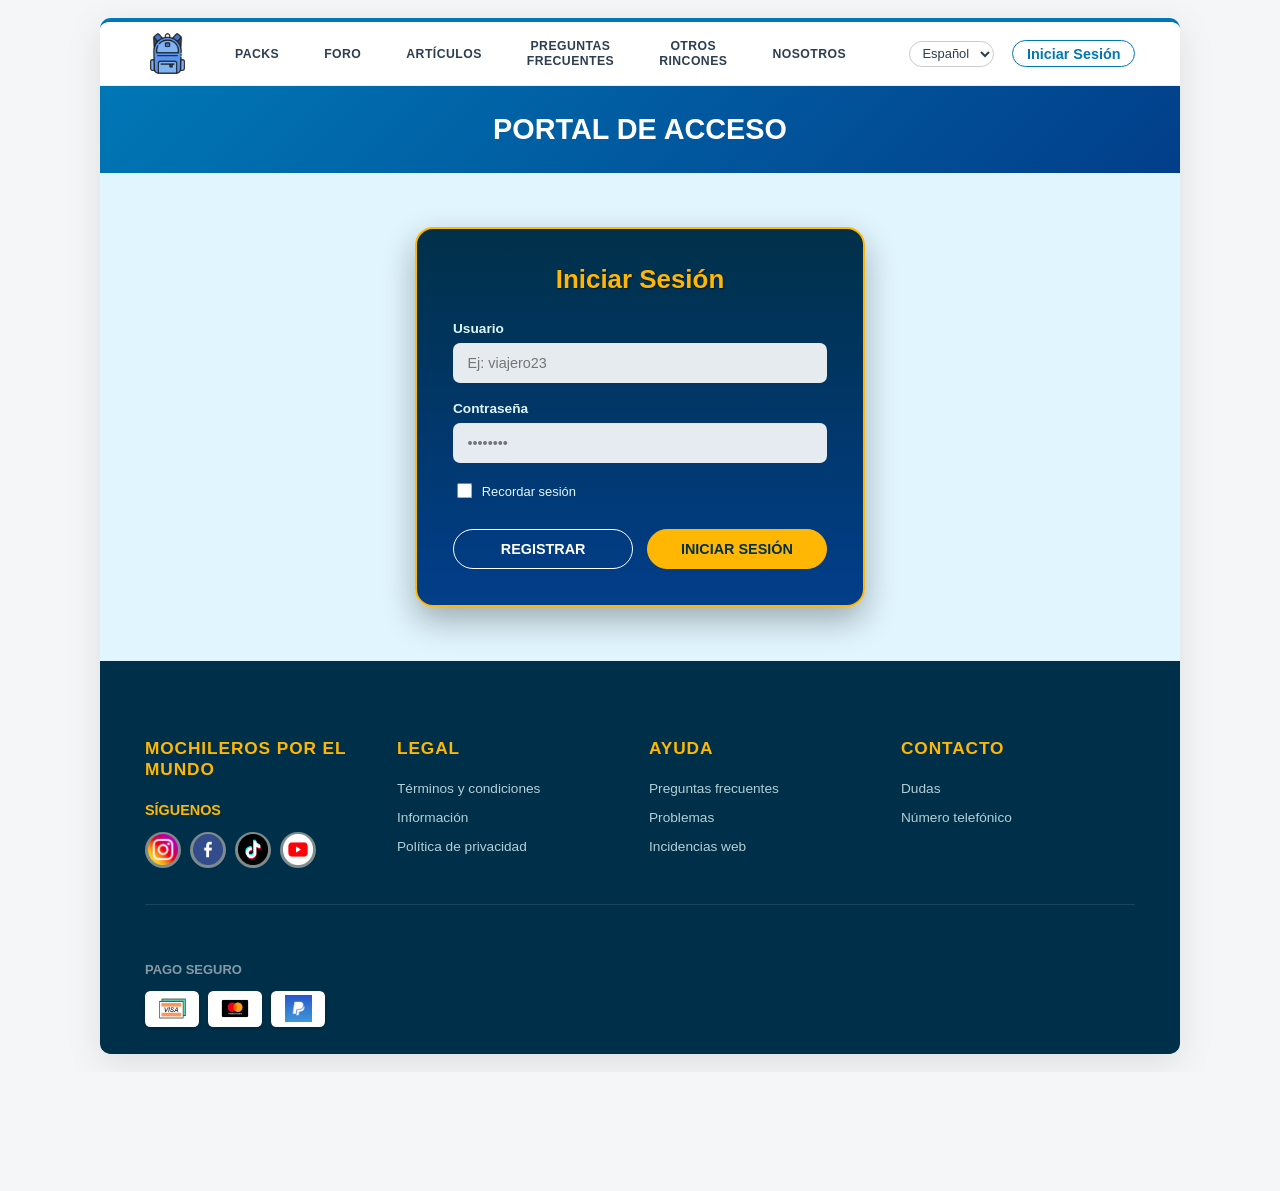
<file: src/login.html>
<!DOCTYPE html>
<html lang="es">

<head>
    <meta charset="utf-8">
    <meta name="viewport" content="width=device-width, initial-scale=1.0">
    <link rel="icon" href="images/logo_principal.png" type="image/png">
    <title data-lang="title_login">Iniciar Sesión - Mochileros por el mundo</title>
    <link rel="stylesheet" type="text/css" href="styles/estilos.css">
    <link rel="stylesheet" type="text/css" href="styles/e_login.css">
</head>

<body class="body-mochileros">

    <div class="layout-global">

        <aside class="zona-publicidad publicidad-izquierda">
            <div class="titulo-ad" data-lang="ad_recommend">Te recomendamos</div>
            <a href="https://www.amazon.es/NORTIV8-Senderismo-Impermeables-Zapatillas-Antideslizante/dp/B0BFPTSSQW/" target="_blank" class="amazon-card">
                <div class="img-container"><img src="images/izquierda-arriba.jpg" alt="Botas"></div>
                <div class="info-ad">
                    <p class="titulo-prod" data-lang="prod_boots1">Botas Senderismo</p>
                    <div class="precio-ad">50,86€</div>
                    <span class="btn-amazon" data-lang="btn_amazon">Ver en Amazon</span>
                </div>
            </a>
            <a href="https://www.amazon.es/Columbia-Waterproof-Impermeables-Trekking-Senderismo/dp/B0CLW4PW32/" target="_blank" class="amazon-card">
                <div class="img-container"><img src="images/izquierda-abajo.jpg" alt="Chaqueta"></div>
                <div class="info-ad">
                    <p class="titulo-prod" data-lang="prod_boots2">Chaqueta Térmica</p>
                    <div class="precio-ad">89,99€</div>
                    <span class="btn-amazon" data-lang="btn_amazon">Ver en Amazon</span>
                </div>
            </a>
        </aside>

        <div class="contenedor-principal">

            <nav class="navbar">

                <ul class="menu-header-footer">
                    <li><a href="index.html" class="logo-nav"><img src="images/logo_principal.png" alt="Mochileros Inicio"></a></li>
                    <li><a href="packs.html" data-lang="nav_packs">Packs</a></li>
                    <li><a href="foro.html" data-lang="nav_forum">Foro</a></li>
                    <li><a href="articulos.html" data-lang="nav_articles">Artículos</a></li>
                    <li><a href="faq.html" data-lang="nav_faq">Preguntas frecuentes</a></li>
                    <li><a href="otros_rincones.html" data-lang="nav_corners">Otros rincones</a></li>
                    <li><a href="nosotros.html" data-lang="nav_about">Nosotros</a></li>
                </ul>
                <div class="idioma-login" id="panel-usuario-nav">
                    <select id="selector-idioma" class="selector-idioma" aria-label="Seleccionar idioma">
                        <option value="es">Español</option>
                        <option value="en">English</option>
                    </select>
                    <a href="login.html" data-lang="nav_login">Iniciar Sesión</a>
                </div>
            </nav>

            <header class="header-login">
                <h1 data-lang="login_title">Portal de Acceso</h1>
            </header>

            <main class="main-login">
                <div class="login-card">
                    <h2 data-lang="nav_login">Inicio de sesión:</h2> <form id="form-login" onsubmit="event.preventDefault(); iniciarSesion();" class="formulario-login">
                        <div class="grupo-input">
                            <label for="usuario" data-lang="label_user">Usuario</label>
                            <input type="text" id="usuario" name="usuario" placeholder="Ej: viajero23" data-lang-placeholder="ph_user_ex" required>
                        </div>

                        <div class="grupo-input">
                            <label for="password" data-lang="label_password">Contraseña</label>
                            <input type="password" id="password" name="password" placeholder="••••••••" required>
                        </div>

                        <div class="grupo-checkbox">
                            <input type="checkbox" id="recordar" name="recordar">
                            <label for="recordar" data-lang="label_remember">Recordar sesión</label>
                        </div>

                        <div class="botones-login">
                            <a href="registro.html" class="btn-registrar" data-lang="btn_register">Registrar</a>
                            <button type="submit" class="btn-entrar" data-lang="btn_enter">Iniciar sesión</button>
                        </div>
                    </form>
                </div>
            </main>

            <footer>
                <div class="footer-top">
                    <div class="col-footer">
                        <h4 data-lang="footer_title">Mochileros por el mundo</h4>
                        <div class="bloque-siguenos">
                            <h5 data-lang="follow_us">SÍGUENOS</h5>
                            <div class="iconos-sociales">
                                <a href="https://www.instagram.com/" target="_blank" title="Instagram"><img
                                        src="images/instagram_r.png" alt="IG"></a>
                                <a href="https://www.facebook.com/" target="_blank" title="Facebook"><img
                                        src="images/facebook_r.png" alt="FB"></a>
                                <a href="https://www.tiktok.com/" target="_blank" title="TikTok"><img
                                        src="images/tiktok_r.png" alt="TK"></a>
                                <a href="https://www.youtube.com/" target="_blank" title="YouTube"><img
                                        src="images/youtube_r.png" alt="YT"></a>
                            </div>
                        </div>
                    </div>
                    <div class="col-footer">
                        <h4 data-lang="legal">Legal</h4>
                        <p data-lang="terms">Términos y condiciones</p>
                        <p data-lang="info">Información</p>
                        <p data-lang="page">Política de privacidad</p>
                    </div>
                    <div class="col-footer">
                        <h4 data-lang="help">Ayuda</h4>
                        <p data-lang="faq_short">Preguntas frecuentes</p>
                        <p data-lang="problems">Problemas</p>
                        <p data-lang="incidents">Incidencias web</p>
                    </div>
                    <div class="col-footer">
                        <h4 data-lang="contact">Contacto</h4>
                        <p data-lang="doubts">Dudas</p>
                        <p data-lang="phone">Número telefónico</p>
                    </div>
                </div>

                <div class="footer-bottom-pago">
                    <h5 data-lang="secure_pay">PAGO SEGURO</h5>
                    <div class="iconos-pago">
                        <div class="tarjeta-icono"><img src="images/visa.png" alt="Visa"></div>
                        <div class="tarjeta-icono"><img src="images/matercard.png" alt="Mastercard"></div>
                        <div class="tarjeta-icono"><img src="images/paypal.png" alt="Paypal"></div>
                    </div>
                </div>
            </footer>

        </div>

        <aside class="zona-publicidad publicidad-derecha">
            <div class="titulo-ad" data-lang="ad_top">Top Ventas</div>
            <a href="https://www.amazon.es/PICSIL-Impermeable-Capacidad-Crosstraining-Senderismo/dp/B0DV9GKVM4" target="_blank" class="amazon-card">
                <div class="img-container"><img src="images/derecha-arriba.jpg" alt="Mochila"></div>
                <div class="info-ad">
                    <p class="titulo-prod" data-lang="prod_backpack">Mochila Táctica</p>
                    <div class="precio-ad">129,95€</div>
                    <span class="btn-amazon" data-lang="btn_amazon">Ver en Amazon</span>
                </div>
            </a>
            <a href="https://www.amazon.es/Night-Cat-Tienda-Persona-Ultraligero/dp/B0DYD4D2XB" target="_blank" class="amazon-card">
                <div class="img-container"><img src="images/derecha-abajo.jpg" alt="Tienda"></div>
                <div class="info-ad">
                    <p class="titulo-prod" data-lang="prod_tent">Tienda Campaña Ultraligera</p>
                    <div class="precio-ad">152,99€</div>
                    <span class="btn-amazon" data-lang="btn_amazon">Ver en Amazon</span>
                </div>
            </a>
        </aside>

    </div>
    <script src="scripts/main.js"></script>
    <script src="scripts/login.js"></script>
</body>

</html>
</file>
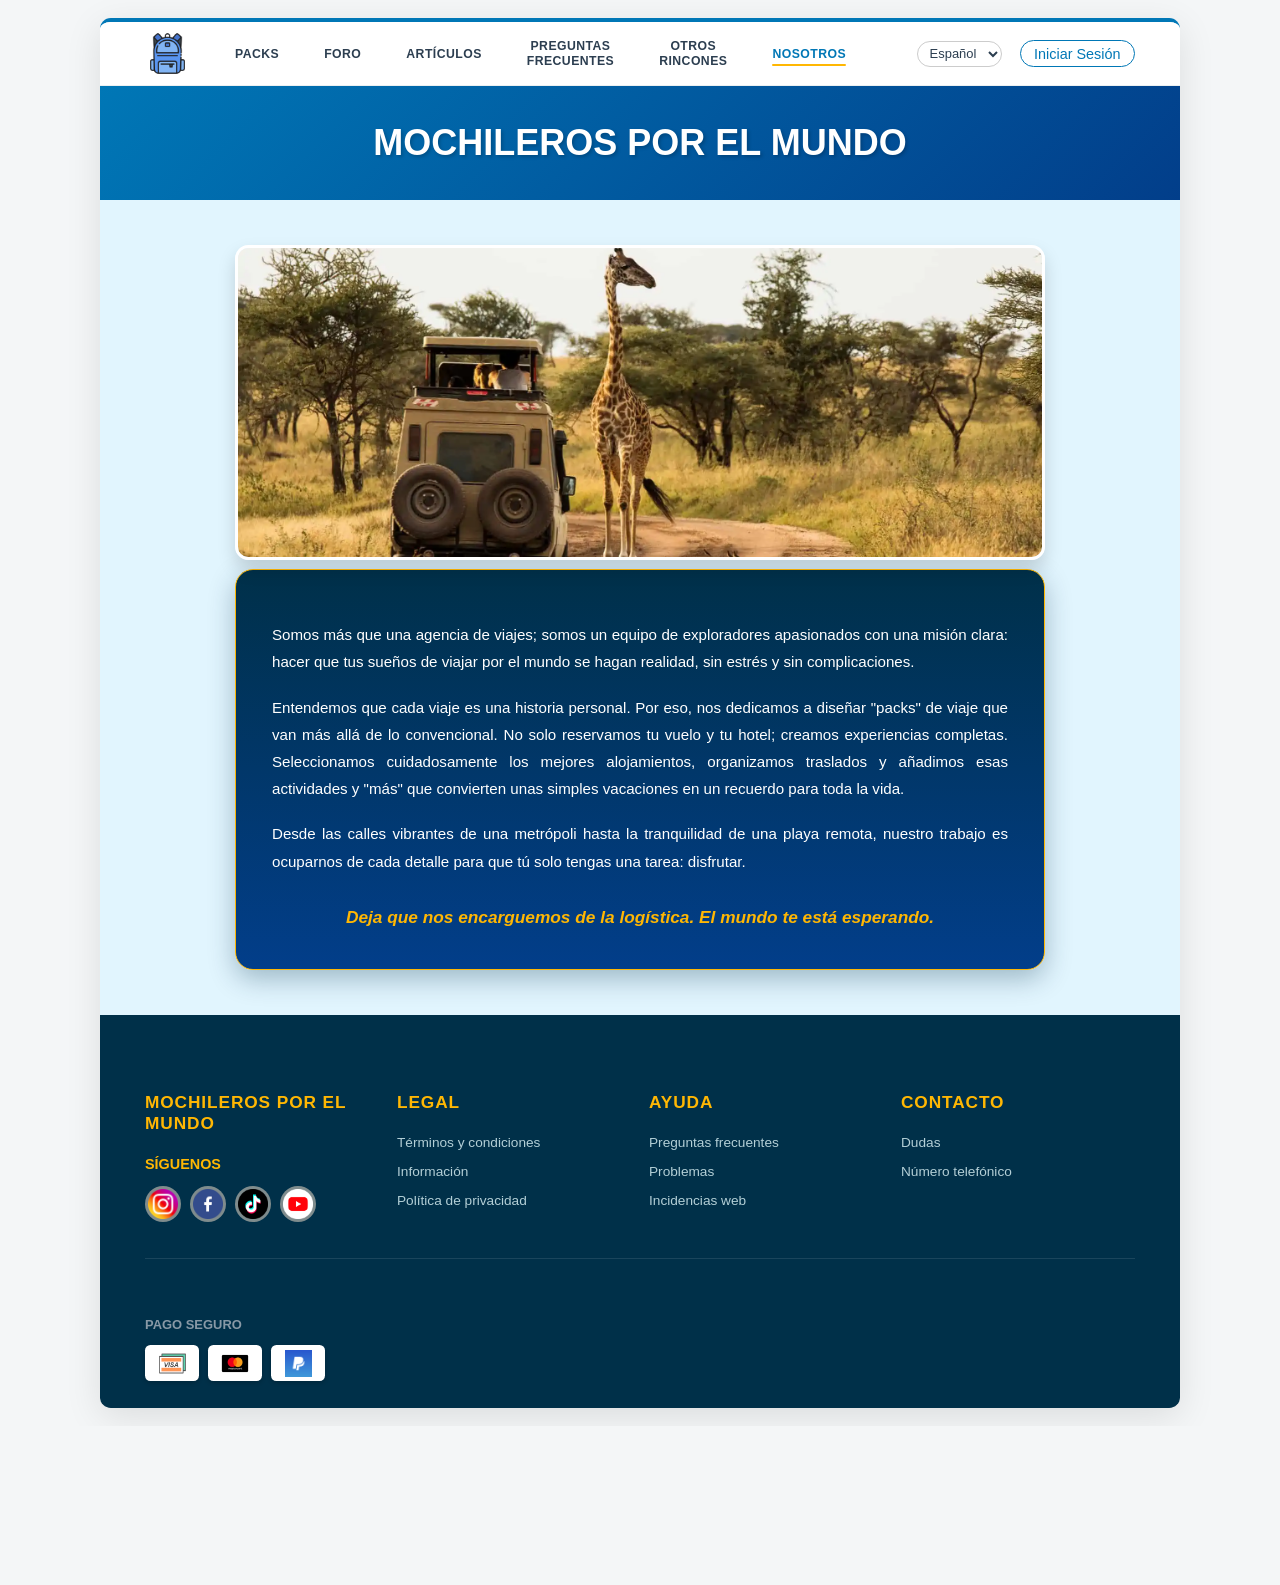
<file: src/nosotros.html>
<!DOCTYPE html>
<html lang="es">

<head>
    <meta charset="utf-8">
    <meta name="viewport" content="width=device-width, initial-scale=1.0">
    <link rel="icon" href="images/logo_principal.png" type="image/png">
    <title data-lang="title_nosotros">Nosotros - Mochileros por el mundo</title>
    <link rel="stylesheet" type="text/css" href="styles/estilos.css">
    <link rel="stylesheet" type="text/css" href="styles/e_nosotros.css">
</head>

<body class="body-mochileros">

    <div class="layout-global">

        <aside class="zona-publicidad publicidad-izquierda">
            <div class="titulo-ad" data-lang="ad_recommend">Te recomendamos</div>
            <a href="https://www.amazon.es/NORTIV8-Senderismo-Impermeables-Zapatillas-Antideslizante/dp/B0BFPTSSQW/"
                target="_blank" class="amazon-card">
                <div class="img-container">
                    <img src="images/izquierda-arriba.jpg" alt="Botas senderismo">
                </div>
                <div class="info-ad">
                    <p class="titulo-prod" data-lang="prod_boots1">Botas Senderismo Impermeables</p>
                    <div class="precio-ad">53,54€ <i class="fab fa-amazon"></i></div>
                    <span class="btn-amazon" data-lang="btn_amazon">Ver en Amazon</span>
                </div>
            </a>
            <a href="https://www.amazon.es/Columbia-Waterproof-Impermeables-Trekking-Senderismo/dp/B0CLW4PW32/"
                target="_blank" class="amazon-card">
                <div class="img-container">
                    <img src="images/izquierda-abajo.jpg" alt="Botas Piel">
                </div>
                <div class="info-ad">
                    <p class="titulo-prod" data-lang="prod_boots2">Botas de Montaña Piel - Pro</p>
                    <div class="precio-ad">79,95€ <i class="fab fa-amazon"></i></div>
                    <span class="btn-amazon" data-lang="btn_amazon">Ver en Amazon</span>
                </div>
            </a>
        </aside>

        <div class="contenedor-principal">

            <nav class="navbar">
                <ul class="menu-header-footer">
                    <li><a href="index.html" class="logo-nav"><img src="images/logo_principal.png" alt="Mochileros Inicio"></a></li>
                    <li><a href="packs.html" data-lang="nav_packs">Packs</a></li>
                    <li><a href="foro.html" data-lang="nav_forum">Foro</a></li>
                    <li><a href="articulos.html" data-lang="nav_articles">Artículos</a></li>
                    <li><a href="faq.html" data-lang="nav_faq">Preguntas frecuentes</a></li>
                    <li><a href="otros_rincones.html" data-lang="nav_corners">Otros rincones</a></li>
                    <li><a href="nosotros.html" data-lang="nav_about">Nosotros</a></li>
                </ul>
                <div class="idioma-login" id="panel-usuario-nav">
                    <select id="selector-idioma" class="selector-idioma" aria-label="Seleccionar idioma">
                        <option value="es">Español</option>
                        <option value="en">English</option>
                    </select>
                    <a href="login.html" data-lang="nav_login">Iniciar Sesión</a>
                </div>
            </nav>

            <header class="header-nosotros">
                <h1 data-lang="about_title">Mochileros por el mundo</h1>
            </header>

            <main class="main-nosotros">
                <div class="contenido-nosotros">

                    <div class="imagen-equipo">
                        <img src="images/safari.webp" alt="Equipo Mochileros">
                    </div>

                    <div class="caja-texto-mision">
                        <p data-lang="about_p1">
                            Somos más que una agencia de viajes; somos un equipo de exploradores apasionados con una
                            misión clara: hacer que tus sueños de viajar por el mundo se hagan realidad, sin estrés y
                            sin complicaciones.
                        </p>
                        <p data-lang="about_p2">
                            Entendemos que cada viaje es una historia personal. Por eso, nos dedicamos a diseñar "packs"
                            de viaje que van más allá de lo convencional. No solo reservamos tu vuelo y tu hotel;
                            creamos experiencias completas. Seleccionamos cuidadosamente los mejores alojamientos,
                            organizamos traslados y añadimos esas actividades y "más" que convierten unas simples
                            vacaciones en un recuerdo para toda la vida.
                        </p>
                        <p data-lang="about_p3">
                            Desde las calles vibrantes de una metrópoli hasta la tranquilidad de una playa remota,
                            nuestro trabajo es ocuparnos de cada detalle para que tú solo tengas una tarea: disfrutar.
                        </p>
                        <p class="frase-cierre" data-lang="about_quote">
                            Deja que nos encarguemos de la logística. El mundo te está esperando.
                        </p>
                    </div>

                </div>
            </main>

            <footer>
                <div class="footer-top">
                    <div class="col-footer">
                        <h4 data-lang="footer_title">Mochileros por el mundo</h4>
                        <div class="bloque-siguenos">
                            <h5 data-lang="follow_us">SÍGUENOS</h5>
                            <div class="iconos-sociales">
                                <a href="https://www.instagram.com/" target="_blank" title="Instagram"><img
                                        src="images/instagram_r.png" alt="IG"></a>
                                <a href="https://www.facebook.com/?locale=es_ES%2F" target="_blank"
                                    title="Facebook"><img src="images/facebook_r.png" alt="FB"></a>
                                <a href="https://www.tiktok.com/es" target="_blank" title="TikTok"><img
                                        src="images/tiktok_r.png" alt="TK"></a>
                                <a href="https://www.youtube.com/" target="_blank" title="YouTube"><img
                                        src="images/youtube_r.png" alt="YT"></a>
                            </div>
                        </div>
                    </div>
                    <div class="col-footer">
                        <h4 data-lang="legal">Legal</h4>
                        <p data-lang="terms">Términos y condiciones</p>
                        <p data-lang="info">Información</p>
                        <p data-lang="page">Página</p>
                    </div>
                    <div class="col-footer">
                        <h4 data-lang="help">Ayuda</h4>
                        <p data-lang="faq_short">Preguntas frecuentes</p>
                        <p data-lang="problems">Problemas</p>
                        <p data-lang="incidents">Incidencias web</p>
                    </div>
                    <div class="col-footer">
                        <h4 data-lang="contact">Contacto</h4>
                        <p data-lang="doubts">Dudas</p>
                        <p data-lang="phone">Número telefónico</p>
                    </div>
                </div>

                <div class="footer-bottom-pago">
                    <h5 data-lang="secure_pay">PAGO SEGURO</h5>
                    <div class="iconos-pago">
                        <div class="tarjeta-icono"><img src="images/visa.png" alt="Visa"></div>
                        <div class="tarjeta-icono"><img src="images/matercard.png" alt="Mastercard"></div>
                        <div class="tarjeta-icono"><img src="images/paypal.png" alt="Paypal"></div>
                    </div>
                </div>
            </footer>

        </div>

        <aside class="zona-publicidad publicidad-derecha">
            <div class="titulo-ad" data-lang="ad_top">Top Ventas</div>
            <a href="#" class="amazon-card">
                <div class="img-container"><img src="images/derecha-arriba.jpg" alt="Mochila"></div>
                <div class="info-ad">
                    <p class="titulo-prod" data-lang="prod_backpack">Mochila Táctica</p>
                    <div class="precio-ad">129,95€</div>
                    <span class="btn-amazon" data-lang="btn_amazon">Ver en Amazon</span>
                </div>
            </a>
            <a href="https://www.amazon.es/Night-Cat-Tienda-Persona-Ultraligero/dp/B0DYD4D2XB" target="_blank"
                class="amazon-card">
                <div class="img-container"><img src="images/derecha-abajo.jpg" alt="Tienda Campaña"></div>
                <div class="info-ad">
                    <p class="titulo-prod" data-lang="prod_tent">Tienda Campaña Ultraligera</p>
                    <div class="precio-ad">179,99€ <i class="fab fa-amazon"></i></div>
                    <span class="btn-amazon" data-lang="btn_amazon">Ver en Amazon</span>
                </div>
            </a>
        </aside>

    </div>

    <script src="scripts/main.js"></script>
</body>

</html>
</file>
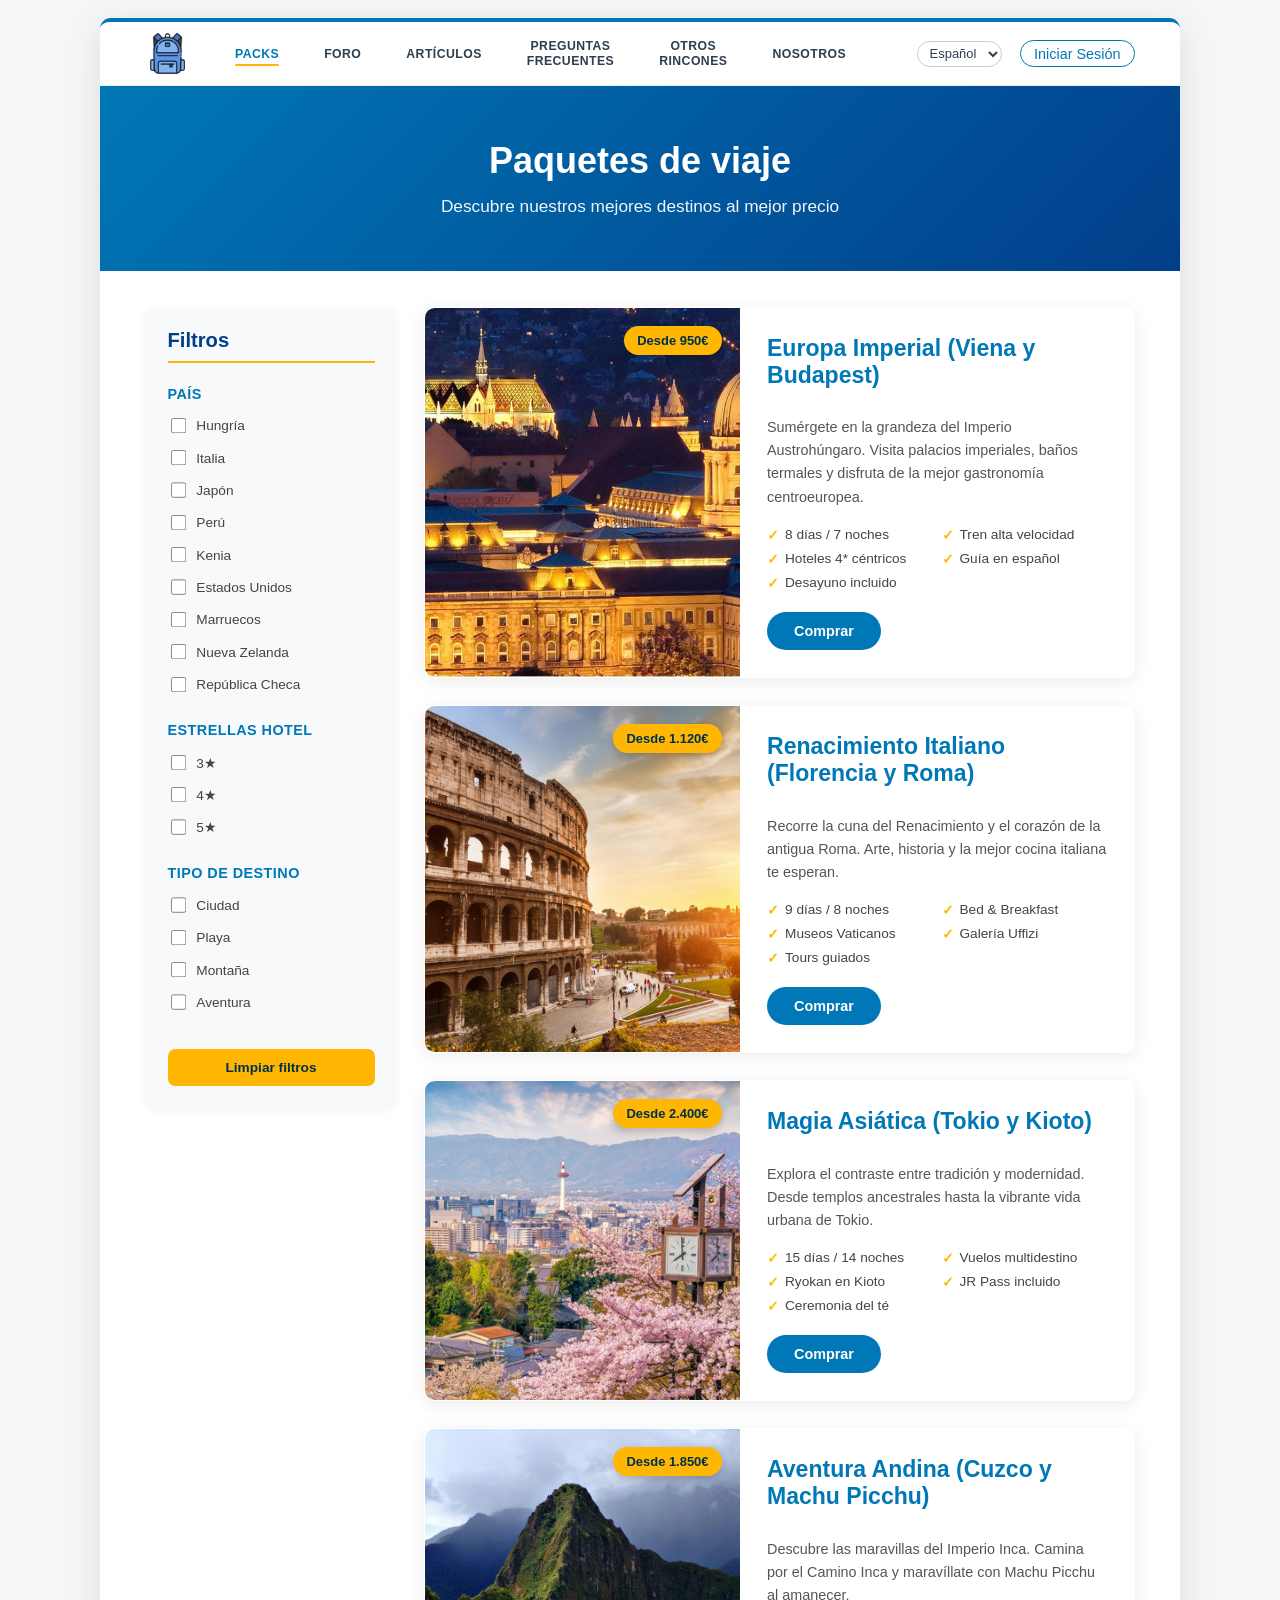
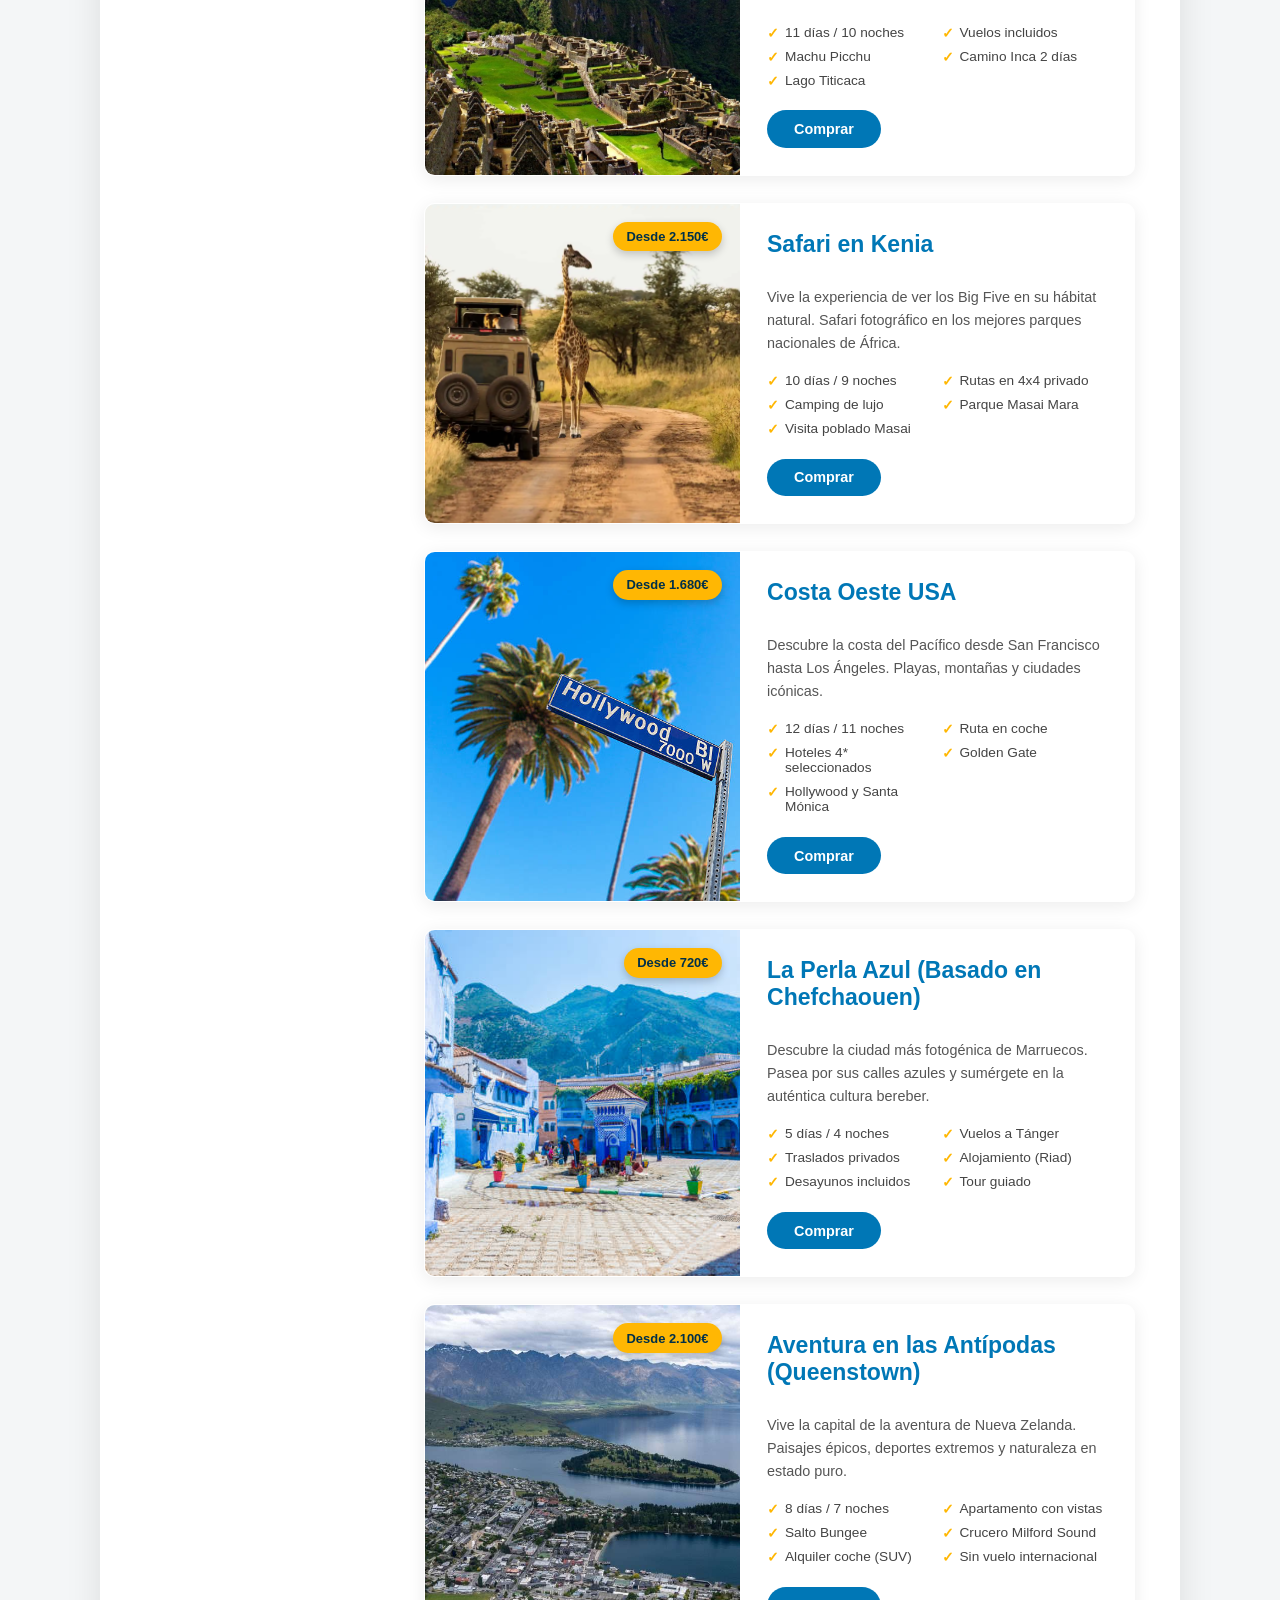
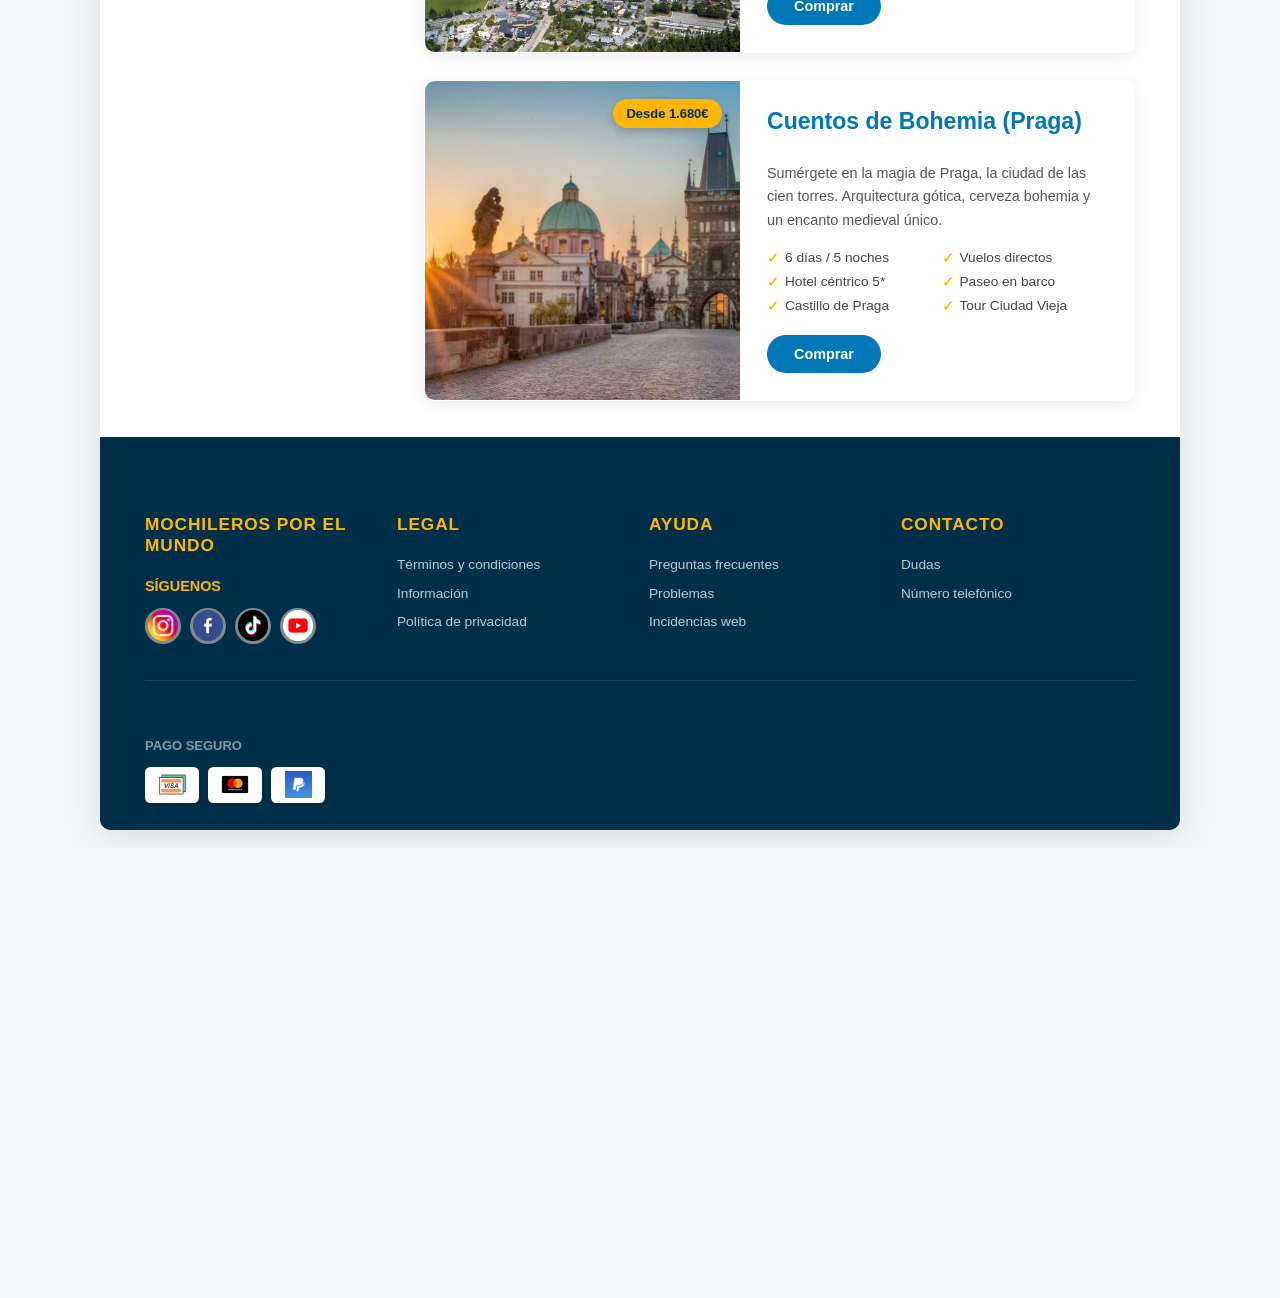
<file: src/packs.html>
<!DOCTYPE html>
<html lang="es">

<head>
    <meta charset="utf-8">
    <meta name="viewport" content="width=device-width, initial-scale=1.0">
    <link rel="icon" href="images/logo_principal.png" type="image/png">
    <title data-lang="title_packs">Paquetes - Mochileros por el mundo</title>
    <link rel="stylesheet" type="text/css" href="styles/estilos.css">
    <link rel="stylesheet" type="text/css" href="styles/e_packs.css">
</head>

<body class="body-mochileros">

    <div class="layout-global">

        <aside class="zona-publicidad publicidad-izquierda">
            <div class="titulo-ad" data-lang="ad_recommend">Te recomendamos</div>

            <a href="https://www.amazon.es/NORTIV8-Senderismo-Impermeables-Zapatillas-Antideslizante/dp/B0BFPTSSQW/"
                target="_blank" class="amazon-card">
                <div class="img-container">
                    <img src="images/izquierda-arriba.jpg" alt="Botas senderismo">
                </div>
                <div class="info-ad">
                    <p class="titulo-prod" data-lang="prod_boots1">Botas Senderismo Impermeables</p>
                    <div class="precio-ad">53,54€ <i class="fab fa-amazon"></i></div>
                    <span class="btn-amazon" data-lang="btn_amazon">Ver en Amazon</span>
                </div>
            </a>

            <a href="https://www.amazon.es/Columbia-Waterproof-Impermeables-Trekking-Senderismo/dp/B0CLW4PW32/"
                target="_blank" class="amazon-card">
                <div class="img-container">
                    <img src="images/izquierda-abajo.jpg" alt="Botas Piel">
                </div>
                <div class="info-ad">
                    <p class="titulo-prod" data-lang="prod_boots2">Botas de Montaña Piel - Pro</p>
                    <div class="precio-ad">79,95€ <i class="fab fa-amazon"></i></div>
                    <span class="btn-amazon" data-lang="btn_amazon">Ver en Amazon</span>
                </div>
            </a>
        </aside>

        <div class="contenedor-principal">

            <nav class="navbar">

                <ul class="menu-header-footer">
                    <li><a href="index.html" class="logo-nav"><img src="images/logo_principal.png" alt="Mochileros Inicio"></a></li>
                    <li><a href="packs.html" data-lang="nav_packs">Packs</a></li>
                    <li><a href="foro.html" data-lang="nav_forum">Foro</a></li>
                    <li><a href="articulos.html" data-lang="nav_articles">Artículos</a></li>
                    <li><a href="faq.html" data-lang="nav_faq">Preguntas frecuentes</a></li>
                    <li><a href="otros_rincones.html" data-lang="nav_corners">Otros rincones</a></li>
                    <li><a href="nosotros.html" data-lang="nav_about">Nosotros</a></li>
                </ul>
                <div class="idioma-login" id="panel-usuario-nav">
                    <select id="selector-idioma" class="selector-idioma" aria-label="Seleccionar idioma">
                        <option value="es">Español</option>
                        <option value="en">English</option>
                    </select>
                    <a href="login.html" data-lang="nav_login">Iniciar Sesión</a>
                </div>
            </nav>

            <div class="header-packs">
                <h1 data-lang="packs_title">Paquetes de viaje</h1>
                <p data-lang="packs_subtitle">Descubre nuestros mejores destinos al mejor precio</p>
            </div>

            <div class="filtros-mobile">
                <button class="btn-toggle-filtros" id="btnToggleFiltros">
                    <span data-lang="filters">Filtros</span>
                    <span class="icono-flecha">▼</span>
                </button>
                <div class="panel-filtros-mobile" id="panelFiltrosMobile">
                    <div class="grupo-filtro">
                        <h4 data-lang="filter_country">País</h4>
                        <label><input type="checkbox" value="hungria" data-filter="pais"> <span data-lang="country_hungary">Hungría</span></label>
                        <label><input type="checkbox" value="italia" data-filter="pais"> <span data-lang="country_italy">Italia</span></label>
                        <label><input type="checkbox" value="japon" data-filter="pais"> <span data-lang="country_japan">Japón</span></label>
                        <label><input type="checkbox" value="peru" data-filter="pais"> <span data-lang="country_peru">Perú</span></label>
                        <label><input type="checkbox" value="kenia" data-filter="pais"> <span data-lang="country_kenia">Kenia</span></label>
                        <label><input type="checkbox" value="eeuu" data-filter="pais"> <span data-lang="country_usa">Estados Unidos</span></label>
                        <label><input type="checkbox" value="marruecos" data-filter="pais"> <span data-lang="country_morocco">Marruecos</span></label>
                        <label><input type="checkbox" value="nueva-zelanda" data-filter="pais"> <span data-lang="country_newzealand">Nueva Zelanda</span></label>
                        <label><input type="checkbox" value="republica-checa" data-filter="pais"> <span data-lang="country_czechrepublic">República Checa</span></label>
                    </div>

                    <div class="grupo-filtro">
                        <h4 data-lang="filter_stars">Estrellas Hotel</h4>
                        <label><input type="checkbox" value="3" data-filter="estrellas"> 3★</label>
                        <label><input type="checkbox" value="4" data-filter="estrellas"> 4★</label>
                        <label><input type="checkbox" value="5" data-filter="estrellas"> 5★</label>
                    </div>

                    <div class="grupo-filtro">
                        <h4 data-lang="filter_destination">Tipo de destino</h4>
                        <label><input type="checkbox" value="ciudad" data-filter="tipo"> <span data-lang="dest_city">Ciudad</span></label>
                        <label><input type="checkbox" value="playa" data-filter="tipo"> <span data-lang="dest_beach">Playa</span></label>
                        <label><input type="checkbox" value="montana" data-filter="tipo"> <span data-lang="dest_mountain">Montaña</span></label>
                        <label><input type="checkbox" value="aventura" data-filter="tipo"> <span data-lang="dest_adventure">Aventura</span></label>
                    </div>

                    <button class="btn-aplicar-filtros" id="btnAplicarFiltros" data-lang="apply_filters">Aplicar filtros</button>
                    <button class="btn-limpiar-filtros" id="btnLimpiarFiltros" data-lang="clear_filters">Limpiar filtros</button>
                </div>
            </div>

            <div class="contenedor-packs-filtros">

                <aside class="panel-filtros-lateral">
                    <h3 data-lang="filters">Filtros</h3>

                    <div class="grupo-filtro">
                        <h4 data-lang="filter_country">País</h4>
                        <label><input type="checkbox" value="hungria" data-filter="pais"> <span data-lang="country_hungary">Hungría</span></label>
                        <label><input type="checkbox" value="italia" data-filter="pais"> <span data-lang="country_italy">Italia</span></label>
                        <label><input type="checkbox" value="japon" data-filter="pais"> <span data-lang="country_japan">Japón</span></label>
                        <label><input type="checkbox" value="peru" data-filter="pais"> <span data-lang="country_peru">Perú</span></label>
                        <label><input type="checkbox" value="kenia" data-filter="pais"> <span data-lang="country_kenia">Kenia</span></label>
                        <label><input type="checkbox" value="eeuu" data-filter="pais"> <span data-lang="country_usa">Estados Unidos</span></label>
                        <label><input type="checkbox" value="marruecos" data-filter="pais"> <span data-lang="country_morocco">Marruecos</span></label>
                        <label><input type="checkbox" value="nueva-zelanda" data-filter="pais"> <span data-lang="country_newzealand">Nueva Zelanda</span></label>
                        <label><input type="checkbox" value="republica-checa" data-filter="pais"> <span data-lang="country_czechrepublic">República Checa</span></label>
                    </div>

                    <div class="grupo-filtro">
                        <h4 data-lang="filter_stars">Estrellas Hotel</h4>
                        <label><input type="checkbox" value="3" data-filter="estrellas"> 3★</label>
                        <label><input type="checkbox" value="4" data-filter="estrellas"> 4★</label>
                        <label><input type="checkbox" value="5" data-filter="estrellas"> 5★</label>
                    </div>

                    <div class="grupo-filtro">
                        <h4 data-lang="filter_destination">Tipo de destino</h4>
                        <label><input type="checkbox" value="ciudad" data-filter="tipo"> <span data-lang="dest_city">Ciudad</span></label>
                        <label><input type="checkbox" value="playa" data-filter="tipo"> <span data-lang="dest_beach">Playa</span></label>
                        <label><input type="checkbox" value="montana" data-filter="tipo"> <span data-lang="dest_mountain">Montaña</span></label>
                        <label><input type="checkbox" value="aventura" data-filter="tipo"> <span data-lang="dest_adventure">Aventura</span></label>
                    </div>

                    <button class="btn-limpiar-filtros" id="btnLimpiarFiltrosDesktop" data-lang="clear_filters">Limpiar filtros</button>
                </aside>

                <div class="lista-paquetes" id="listaPaquetes"></div>
            </div>

            <footer>
                <div class="footer-top">
                    <div class="col-footer">
                        <h4 data-lang="footer_title">Mochileros por el mundo</h4>
                        <div class="bloque-siguenos">
                            <h5 data-lang="follow_us">SÍGUENOS</h5>
                            <div class="iconos-sociales">
                                <a href="https://www.instagram.com/" target="_blank" title="Instagram"><img src="images/instagram_r.png" alt="IG"></a>
                                <a href="https://www.facebook.com/?locale=es_ES%2F" target="_blank" title="Facebook"><img src="images/facebook_r.png" alt="FB"></a>
                                <a href="https://www.tiktok.com/es" target="_blank" title="TikTok"><img src="images/tiktok_r.png" alt="TK"></a>
                                <a href="https://www.youtube.com/" target="_blank" title="YouTube"><img src="images/youtube_r.png" alt="YT"></a>
                            </div>
                        </div>
                    </div>
                    <div class="col-footer">
                        <h4 data-lang="legal">Legal</h4>
                        <p data-lang="terms">Términos y condiciones</p>
                        <p data-lang="info">Información</p>
                        <p data-lang="page">Política de privacidad</p>
                    </div>
                    <div class="col-footer">
                        <h4 data-lang="help">Ayuda</h4>
                        <p data-lang="faq_short">Preguntas frecuentes</p>
                        <p data-lang="problems">Problemas</p>
                        <p data-lang="incidents">Incidencias web</p>
                    </div>
                    <div class="col-footer">
                        <h4 data-lang="contact">Contacto</h4>
                        <p data-lang="doubts">Dudas</p>
                        <p data-lang="phone">Número telefónico</p>
                    </div>
                </div>

                <div class="footer-bottom-pago">
                    <h5 data-lang="secure_pay">PAGO SEGURO</h5>
                    <div class="iconos-pago">
                        <div class="tarjeta-icono"><img src="images/visa.png" alt="Visa"></div>
                        <div class="tarjeta-icono"><img src="images/matercard.png" alt="Mastercard"></div>
                        <div class="tarjeta-icono"><img src="images/paypal.png" alt="Paypal"></div>
                    </div>
                </div>
            </footer>

        </div>

        <aside class="zona-publicidad publicidad-derecha">
            <div class="titulo-ad" data-lang="ad_top">Top Ventas</div>

            <a href="https://www.amazon.es/PICSIL-Impermeable-Capacidad-Crosstraining-Senderismo/dp/B0DV9GKVM4"
                target="_blank" class="amazon-card">
                <div class="img-container">
                    <img src="images/derecha-arriba.jpg" alt="Mochila Táctica">
                </div>
                <div class="info-ad">
                    <p class="titulo-prod" data-lang="prod_backpack">Mochila Táctica 40L</p>
                    <div class="precio-ad">129,95€ <i class="fab fa-amazon"></i></div>
                    <span class="btn-amazon" data-lang="btn_amazon">Ver en Amazon</span>
                </div>
            </a>

            <a href="https://www.amazon.es/Night-Cat-Tienda-Persona-Ultraligero/dp/B0DYD4D2XB" target="_blank"
                class="amazon-card">
                <div class="img-container"><img src="images/derecha-abajo.jpg" alt="Tienda Campaña"></div>
                <div class="info-ad">
                    <p class="titulo-prod" data-lang="prod_tent">Tienda Campaña Ultraligera</p>
                    <div class="precio-ad">179,99€ <i class="fab fa-amazon"></i></div>
                    <span class="btn-amazon" data-lang="btn_amazon">Ver en Amazon</span>
                </div>
            </a>
        </aside>

    </div>

    <script src="scripts/main.js"></script>
    <script src="scripts/packs.js"></script>

</body>

</html>
</file>
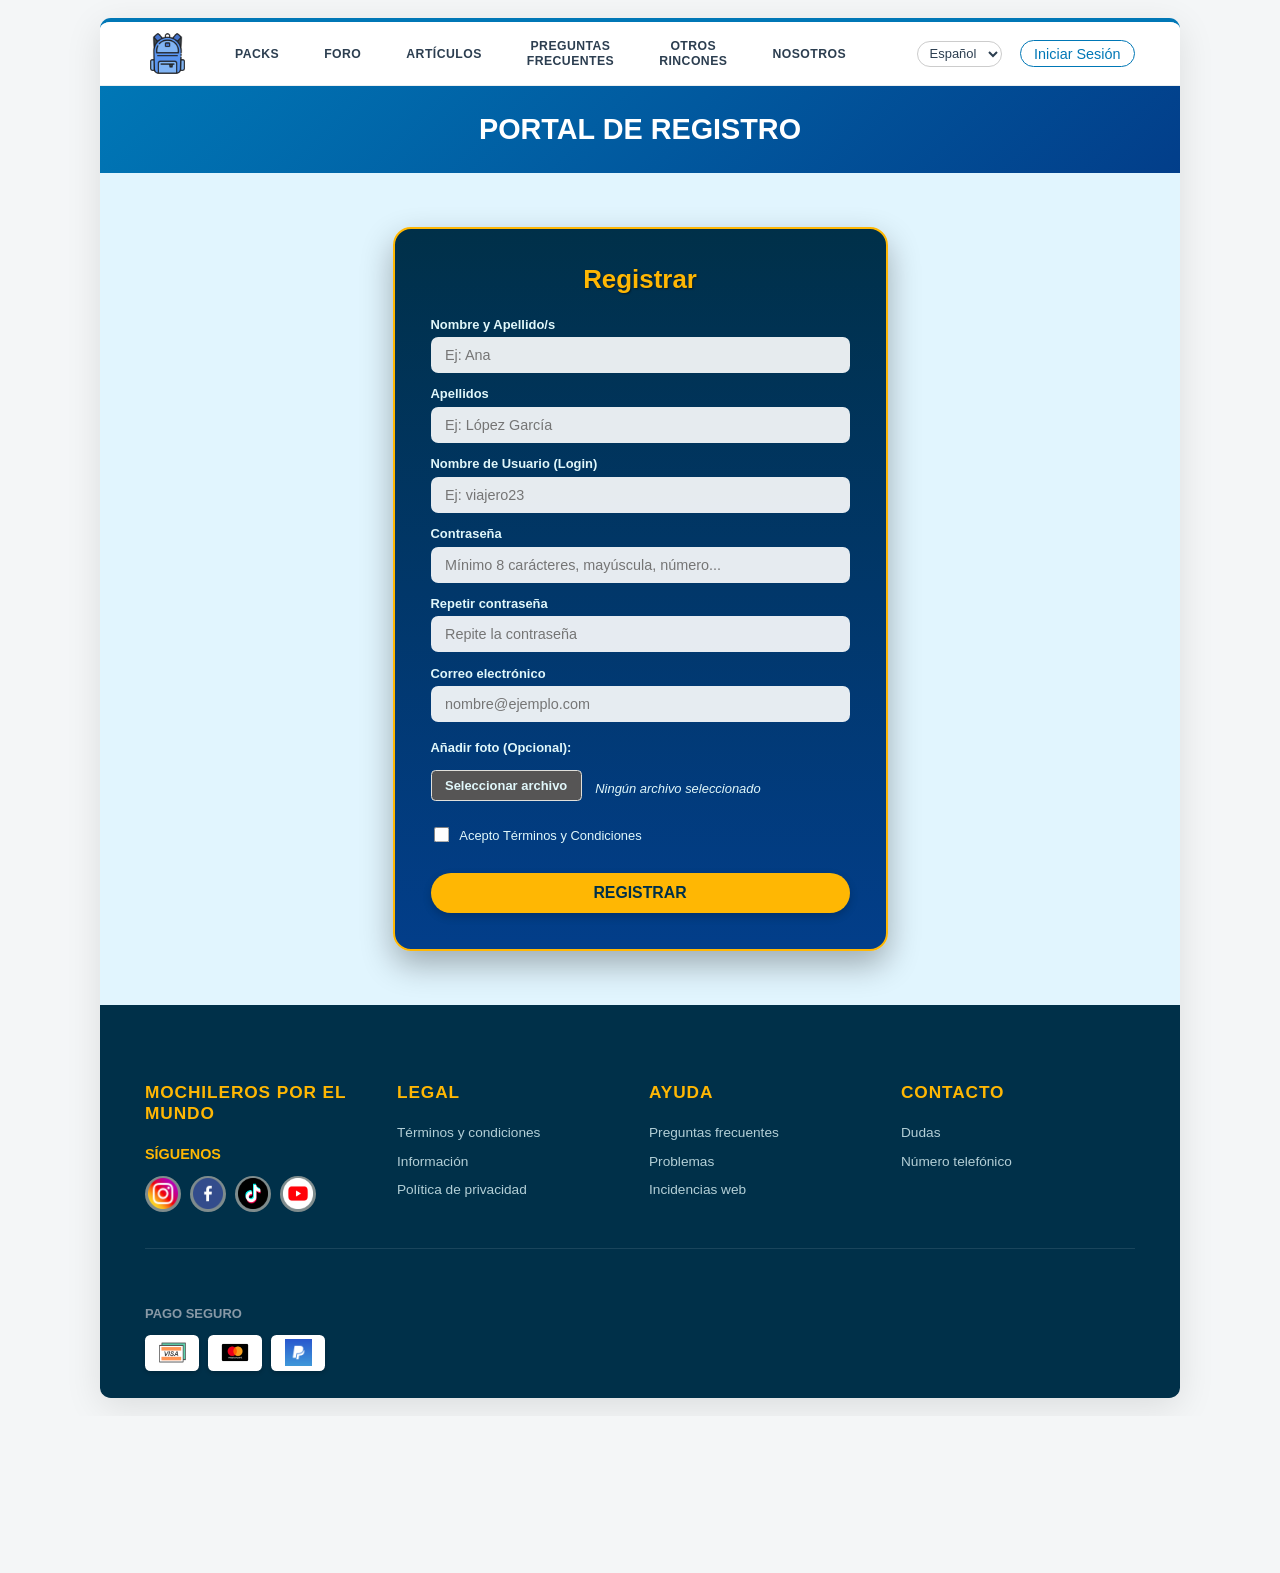
<file: src/registro.html>
<!DOCTYPE html>
<html lang="es">

<head>
    <meta charset="utf-8">
    <meta name="viewport" content="width=device-width, initial-scale=1.0">
    <link rel="icon" href="images/logo_principal.png" type="image/png">
    <title data-lang="title_registro">Registro - Mochileros por el mundo</title>
    <link rel="stylesheet" type="text/css" href="styles/estilos.css">
    <link rel="stylesheet" type="text/css" href="styles/e_registro.css">
</head>

<body class="body-mochileros">

    <div class="layout-global">

        <aside class="zona-publicidad publicidad-izquierda">
            <div class="titulo-ad" data-lang="ad_recommend">Te recomendamos</div>
            <a href="https://www.amazon.es/NORTIV8-Senderismo-Impermeables-Zapatillas-Antideslizante/dp/B0BFPTSSQW/"
                target="_blank" class="amazon-card">
                <div class="img-container">
                    <img src="images/izquierda-arriba.jpg" alt="Botas senderismo">
                </div>
                <div class="info-ad">
                    <p class="titulo-prod" data-lang="prod_boots1">Botas Senderismo Impermeables</p>
                    <div class="precio-ad">53,54€ <i class="fab fa-amazon"></i></div>
                    <span class="btn-amazon" data-lang="btn_amazon">Ver en Amazon</span>
                </div>
            </a>
            <a href="https://www.amazon.es/Columbia-Waterproof-Impermeables-Trekking-Senderismo/dp/B0CLW4PW32/"
                target="_blank" class="amazon-card">
                <div class="img-container">
                    <img src="images/izquierda-abajo.jpg" alt="Botas Piel">
                </div>
                <div class="info-ad">
                    <p class="titulo-prod" data-lang="prod_boots2">Botas de Montaña Piel - Pro</p>
                    <div class="precio-ad">79,95€ <i class="fab fa-amazon"></i></div>
                    <span class="btn-amazon" data-lang="btn_amazon">Ver en Amazon</span>
                </div>
            </a>
        </aside>

        <div class="contenedor-principal">

            <nav class="navbar">
                <ul class="menu-header-footer">
                    <li><a href="index.html" class="logo-nav"><img src="images/logo_principal.png" alt="Mochileros Inicio"></a></li>
                    <li><a href="packs.html" data-lang="nav_packs">Packs</a></li>
                    <li><a href="foro.html" data-lang="nav_forum">Foro</a></li>
                    <li><a href="articulos.html" data-lang="nav_articles">Artículos</a></li>
                    <li><a href="faq.html" data-lang="nav_faq">Preguntas frecuentes</a></li>
                    <li><a href="otros_rincones.html" data-lang="nav_corners">Otros rincones</a></li>
                    <li><a href="nosotros.html" data-lang="nav_about">Nosotros</a></li>
                </ul>
                <div class="idioma-login" id="panel-usuario-nav">
                    <select id="selector-idioma" class="selector-idioma" aria-label="Seleccionar idioma">
                        <option value="es">Español</option>
                        <option value="en">English</option>
                    </select>
                    <a href="login.html" data-lang="nav_login">Iniciar Sesión</a>
                </div>
            </nav>

            <header class="header-registro">

                <h1 data-lang="register_title">Portal de Registro</h1>
            </header>

            <main class="main-registro">
                <div class="registro-card">

                    <h2 data-lang="btn_register">Registro:</h2> <form id="form-registro" onsubmit="event.preventDefault(); validarRegistro();" class="formulario-registro">

                        <div class="grupo-input">
                            <label for="nombre" data-lang="label_name">Nombre</label>
                            <input type="text" id="nombre" name="nombre" placeholder="Ej: Ana" data-lang-placeholder="ph_firstname_ex" required>
                        </div>

                        <div class="grupo-input">
                            <label for="apellidos" data-lang="label_surname">Apellidos</label>
                            <input type="text" id="apellidos" name="apellidos" placeholder="Ej: López García" data-lang-placeholder="ph_lastname_ex" required>
                        </div>

                        <div class="grupo-input">
                            <label for="usuario" data-lang="label_user_login">Nombre de Usuario (Login)</label>
                            <input type="text" id="usuario" name="usuario" placeholder="Ej: viajero23" data-lang-placeholder="ph_user_ex" required>
                        </div>

                        <div class="grupo-input">
                            <label for="pass1" data-lang="label_password">Contraseña</label>
                            <input type="password" id="pass1" name="pass1" placeholder="Mínimo 8 carácteres, mayúscula, número..." data-lang-placeholder="ph_pass" required>
                        </div>

                        <div class="grupo-input">
                            <label for="pass2" data-lang="label_pass_repeat">Repetir contraseña</label>
                            <input type="password" id="pass2" name="pass2" placeholder="Repite la contraseña" data-lang-placeholder="ph_pass_repeat" required>
                        </div>

                        <div class="grupo-input">
                            <label for="email" data-lang="label_email">Correo electrónico</label>
                            <input type="email" id="email" name="email" placeholder="nombre@ejemplo.com" data-lang-placeholder="ph_email_ex" required>
                        </div>

                        <div class="grupo-input grupo-foto">
                            <label data-lang="label_photo">Añadir foto (Opcional):</label>

                            <div class="custom-file-container">
                                <label for="foto" class="btn-archivo-custom" data-lang="btn_choose_file">Seleccionar archivo</label>
                                <span id="texto-nombre-archivo" class="texto-archivo" data-lang="text_no_file">Ningún archivo seleccionado</span>

                                <input type="file" id="foto" name="foto" class="input-file-oculto" accept="image/*" onchange="actualizarNombreArchivo()">
                            </div>
                        </div>

                        <div class="grupo-checkbox">
                            <input type="checkbox" id="condiciones" name="condiciones" required>
                            <label for="condiciones" data-lang="label_terms">Acepto términos y condiciones</label>
                        </div>

                        <button type="submit" class="btn-registrar-final" data-lang="btn_register">Registrar</button>

                    </form>
                </div>
            </main>

            <footer>
                <div class="footer-top">
                    <div class="col-footer">
                        <h4 data-lang="footer_title">Mochileros por el mundo</h4>
                        <div class="bloque-siguenos">
                            <h5 data-lang="follow_us">SÍGUENOS</h5>
                            <div class="iconos-sociales">
                                <a href="https://www.instagram.com/" target="_blank" title="Instagram"><img
                                        src="images/instagram_r.png" alt="IG"></a>
                                <a href="https://www.facebook.com/" target="_blank" title="Facebook"><img
                                        src="images/facebook_r.png" alt="FB"></a>
                                <a href="https://www.tiktok.com/" target="_blank" title="TikTok"><img
                                        src="images/tiktok_r.png" alt="TK"></a>
                                <a href="https://www.youtube.com/" target="_blank" title="YouTube"><img
                                        src="images/youtube_r.png" alt="YT"></a>
                            </div>
                        </div>
                    </div>
                    <div class="col-footer">
                        <h4 data-lang="legal">Legal</h4>
                        <p data-lang="terms">Términos y condiciones</p>
                        <p data-lang="info">Información</p>
                        <p data-lang="page">Política de privacidad</p>
                    </div>
                    <div class="col-footer">
                        <h4 data-lang="help">Ayuda</h4>
                        <p data-lang="faq_short">Preguntas frecuentes</p>
                        <p data-lang="problems">Problemas</p>
                        <p data-lang="incidents">Incidencias web</p>
                    </div>
                    <div class="col-footer">
                        <h4 data-lang="contact">Contacto</h4>
                        <p data-lang="doubts">Dudas</p>
                        <p data-lang="phone">Número telefónico</p>
                    </div>
                </div>

                <div class="footer-bottom-pago">
                    <h5 data-lang="secure_pay">PAGO SEGURO</h5>
                    <div class="iconos-pago">
                        <div class="tarjeta-icono"><img src="images/visa.png" alt="Visa"></div>
                        <div class="tarjeta-icono"><img src="images/matercard.png" alt="Mastercard"></div>
                        <div class="tarjeta-icono"><img src="images/paypal.png" alt="Paypal"></div>
                    </div>
                </div>

            </footer>

        </div>

        <aside class="zona-publicidad publicidad-derecha">
            <div class="titulo-ad" data-lang="ad_top">Top Ventas</div>
            <a href="#" class="amazon-card">
                <div class="img-container"><img src="images/derecha-arriba.jpg" alt="Mochila"></div>
                <div class="info-ad">
                    <p class="titulo-prod" data-lang="prod_backpack">Mochila Táctica</p>
                    <div class="precio-ad">129,95€</div>
                    <span class="btn-amazon" data-lang="btn_amazon">Ver en Amazon</span>
                </div>
            </a>
            <a href="https://www.amazon.es/Night-Cat-Tienda-Persona-Ultraligero/dp/B0DYD4D2XB" target="_blank"
                class="amazon-card">
                <div class="img-container"><img src="images/derecha-abajo.jpg" alt="Tienda Campaña"></div>
                <div class="info-ad">
                    <p class="titulo-prod" data-lang="prod_tent">Tienda Campaña Ultraligera</p>
                    <div class="precio-ad">179,99€ <i class="fab fa-amazon"></i></div>
                    <span class="btn-amazon" data-lang="btn_amazon">Ver en Amazon</span>
                </div>
            </a>
        </aside>

    </div>

    <script src="scripts/main.js"></script>
    <script src="scripts/registro.js"></script>
</body>

</html>
</file>
<file: src/styles/estilos.css>
* {
    box-sizing: border-box;
    font-family: 'Poppins', sans-serif;
}

body.body-mochileros {
    display: flex;
    flex-direction: column;
    min-height: 100vh;
    margin: 0;
    width: 100%;
    background-color: #F4F6F7;
    color: #2C3E50;
    zoom: 0.9;
}

.layout-global {
    display: flex;
    justify-content: center;
    align-items: flex-start;
    width: 100%;
    gap: 30px;
    padding-top: 20px;
}

.zona-publicidad {
    width: 200px;
    flex-shrink: 0;
    position: sticky;
    top: 20px;
    height: fit-content;
    display: flex;
    flex-direction: column;
    align-items: center;
}

.contenedor-principal {
    margin: 0 !important;
    flex-shrink: 0;
    max-width: 1200px;
    width: 100%;
    background-color: #FFFFFF;
    box-shadow: 0 10px 40px rgba(0, 0, 0, 0.1);
    border-radius: 12px;
    overflow: hidden;
    border-top: 5px solid #0077B6;
}

.titulo-ad {
    font-size: 0.85rem;
    text-transform: uppercase;
    color: #444;
    margin-bottom: 15px;
    font-weight: 700;
    text-align: center;
    width: 100%;
}

.amazon-card {
    display: flex;
    flex-direction: column;
    justify-content: space-between;
    background: rgb(255, 255, 255);
    border: 1px solid #e0e0e0;
    border-radius: 8px;
    margin-bottom: 30px;
    text-decoration: none;
    overflow: hidden;
    transition: transform 0.2s, box-shadow 0.2s;
    width: 100%;
    height: 425px;
}

.amazon-card:hover {
    transform: translateY(-3px);
    box-shadow: 0 5px 15px rgba(0, 0, 0, 0.1);
    border-color: #FFB703;
}

.img-container {
    width: 100%;
    height: 250px;
    background-color: #ffffff;
    display: flex;
    align-items: center;
    justify-content: center;
    padding: 15px;
    overflow: hidden;
}

.img-container img {
    max-width: 100%;
    max-height: 100%;
    object-fit: contain;
    object-position: center;
}

.info-ad {
    padding: 15px;
    text-align: center;
}

.titulo-prod {
    font-size: 0.9rem;
    color: #007185;
    margin: 0 0 8px 0;
    line-height: 1.3;
    display: -webkit-box;
    -webkit-line-clamp: 2;
    line-clamp: 2;
    -webkit-box-orient: vertical;
    overflow: hidden;
}

.precio-ad {
    font-size: 1.2rem;
    font-weight: 700;
    color: #B12704;
    margin-bottom: 10px;
}

.btn-amazon {
    background: #FFD814;
    border: 1px solid #FCD200;
    color: #111;
    padding: 8px 10px;
    border-radius: 20px;
    font-size: 0.85rem;
    cursor: pointer;
    width: 100%;
    font-weight: 600;
    transition: background 0.2s;
}

.amazon-card:hover .btn-amazon {
    background: #F7CA00;
}

.navbar {
    display: flex;
    justify-content: space-between;
    align-items: center;
    background-color: #FFFFFF;
    padding: 10px 50px;
    border-bottom: 1px solid #ECF0F1;
}

.menu-header-footer {
    list-style: none;
    display: flex;
    gap: 50px;
    padding: 0;
    margin: 0;
    align-items: center;
}

.menu-header-footer li a:not(.logo-nav) {
    text-decoration: none;
    color: #2C3E50;
    font-weight: 700;
    font-size: 0.85rem;
    text-transform: uppercase;
    letter-spacing: 0.5px;
    transition: color 0.3s;
    position: relative;

    display: inline-block;
    text-align: center;
    width: min-content;
    line-height: 1.2;
}

.menu-header-footer li a:not(.logo-nav):hover {
    color: #0077B6;
}

.menu-header-footer li a:not(.logo-nav):after {
    content: '';
    position: absolute;
    width: 0;
    height: 3px;
    bottom: -5px;
    left: 50%;
    transform: translateX(-50%);
    background-color: #FFB703;
    transition: width 0.3s;
    border-radius: 2px;
}

.menu-header-footer li a:not(.logo-nav):hover:after {
    width: 100%;
}

.menu-header-footer li a.active,
.idioma-login a.active {
    color: #0077B6 !important;
    font-weight: 700;
    position: relative;
}

.menu-header-footer li a.active::after {
    content: '';
    position: absolute;
    width: 100%;
    height: 3px;
    bottom: -5px;
    left: 0;
    background-color: #FFB703;
    border-radius: 2px;
    transform: none;
}

.selector-idioma {
    border: 1px solid #ccc;
    background: transparent;
    padding: 5px 10px;
    border-radius: 20px;
    font-family: 'Poppins', sans-serif;
    color: #2C3E50;
    font-size: 0.9rem;
    cursor: pointer;
    outline: none;
    transition: border-color 0.3s;
}

.selector-idioma:hover,
.selector-idioma:focus {
    border-color: #0077B6;
    color: #0077B6;
}

.idioma-login {
    display: flex;
    align-items: center;
    gap: 5px;
}

.idioma-login a:last-child {
    color: #0077B6;
    border: 2px solid #0077B6;
    padding: 5px 15px;
    border-radius: 20px;
    transition: all 0.3s;
    text-decoration: none !important;
}

.idioma-login a:last-child:hover {
    background-color: #0077B6;
    color: white;
}

.logo-nav {
    display: flex;
    align-items: center;
    padding: 0 !important;
}

.logo-nav img {
    height: 50px;
    width: auto;
    vertical-align: middle;
    transition: transform 0.3s ease;
}

.logo-nav:hover img {
    transform: scale(1.1);
}

.menu-header-footer .logo-nav::after {
    display: none;
}

.hero-header {
    height: 450px;
    background-image: url('../images/budista.png');
    background-size: cover;
    background-position: center;
    margin: 0;
    border-radius: 0;
    display: flex;
    align-items: center;
    padding-left: 80px;
    position: relative;
}

.hero-header::before {
    content: "";
    position: absolute;
    top: 0;
    left: 0;
    right: 0;
    bottom: 0;
    background: linear-gradient(90deg, rgba(0, 0, 0, 0.9) 0%, rgba(0, 0, 0, 0) 100%);
}

.hero-content {
    background: transparent;
    padding: 0;
    max-width: 600px;
    position: relative;
    z-index: 2;
}

.hero-content h1 {
    font-size: 3.5rem;
    color: #FFFFFF;
    margin-bottom: 10px;
    font-weight: 700;
    line-height: 1.1;
    text-shadow: 2px 2px 10px rgba(0, 0, 0, 0.5);
}

.hero-content p {
    color: #E0F7FA;
    font-size: 1.3rem;
    margin-bottom: 30px;
    font-weight: 400;
    text-shadow: 1px 1px 5px rgba(0, 0, 0, 0.5);
}

.btn-negro {
    background-color: #FFB703;
    color: #003049;
    padding: 15px 40px;
    text-decoration: none;
    border-radius: 30px;
    font-weight: 700;
    letter-spacing: 0.5px;
    transition: all 0.3s;
    box-shadow: 0 4px 15px rgba(255, 183, 3, 0.4);
    border: none;
}

.btn-negro:hover {
    background-color: #fb8500;
    transform: translateY(-2px);
    color: white;
}

.seccion-packs,
.seccion-articulos {
    padding: 80px 50px;
}

.seccion-packs {
    background-color: #FFFFFF;
}

.seccion-articulos {
    background-color: #E1F5FE;
}

.seccion-packs h2,
.seccion-articulos h2 {
    color: #023E8A;
    margin-bottom: 50px;
    font-size: 2.2rem;
    text-align: center;
    font-weight: 700;
    position: relative;
}

.seccion-packs h2::after,
.seccion-articulos h2::after {
    content: "";
    display: block;
    width: 80px;
    height: 4px;
    background-color: #FFB703;
    margin: 15px auto 0;
    border-radius: 2px;
}

.rejilla_packs {
    display: flex;
    flex-direction: column;
    gap: 30px;
}

.tarjeta-pack {
    display: flex;
    flex-direction: column;
    border: none;
    border-radius: 12px;
    overflow: hidden;
    background-color: #FFFFFF;
    width: 100%;
    margin-bottom: 0;
    box-shadow: 0 4px 20px rgba(0, 0, 0, 0.08);
    transition: transform 0.3s;
    position: relative;
}

.tarjeta-pack:hover {
    transform: translateY(-5px);
}

.imagen-pack {
    height: 250px;
    position: relative;
    width: 100%;
    overflow: hidden;
}

.imagen-pack img {
    width: 100%;
    height: 100%;
    object-fit: cover;
    object-position: center;
}

.etiqueta-precio {
    position: absolute;
    top: 20px;
    right: 20px;
    background: #FFB703;
    color: #003049;
    padding: 8px 15px;
    border-radius: 20px;
    font-weight: 700;
    font-size: 0.9rem;
    box-shadow: 0 4px 10px rgba(0, 0, 0, 0.2);
}

.contenido-pack {
    padding: 25px;
    border-bottom: 4px solid white;
    transition: border-bottom 0.3s;
}

.tarjeta-pack:hover .contenido-pack {
    border-bottom: 4px solid #0077B6;
}

.contenido-pack h3 {
    margin-top: 0;
    color: #0077B6;
    font-size: 1.4rem;
    margin-bottom: 15px;
    font-weight: 700;
}

.contenido-pack ul {
    font-size: 0.95rem;
    padding-left: 20px;
    color: #555;
    line-height: 1.8;
}

.contenedor-carrusel {
    display: flex;
    align-items: center;
    gap: 20px;
    position: relative;
    padding: 0 20px;
}

.track-carrusel {
    display: flex;
    gap: 30px;

    overflow-x: auto;
    scroll-behavior: smooth;
    padding: 20px 5px;
    width: 100%;
    scrollbar-width: none;
}

.track-carrusel::-webkit-scrollbar {
    display: none;
}

.tarjeta-articulo {

    flex: 0 0 280px;
    width: 280px;
    height: 450px;

    border: none;
    border-radius: 12px;
    overflow: hidden;
    background-color: #FFFFFF;
    box-shadow: 0 4px 15px rgba(0, 0, 0, 0.05);
    transition: transform 0.3s;

    display: flex;
    flex-direction: column;
}

.btn-comprar {
    background-color: #0077B6;
    color: white;
    border: none;
    padding: 12px 30px;
    border-radius: 25px;
    font-weight: 600;
    cursor: pointer;
    transition: all 0.3s;

    text-decoration: none;

    display: inline-block;

    text-align: center;

    margin-top: auto;

    align-self: flex-start;
}

.btn-comprar:hover {
    background-color: #023E8A;
    transform: scale(1.05);
    box-shadow: 0 4px 15px rgba(0, 119, 182, 0.3);
    color: white;

}

@media only screen and (min-width: 768px) {
    .tarjeta-articulo {
        flex: 0 0 300px;

        width: 320px;
    }

    .articulo-img {
        height: 250px;
    }
}

.tarjeta-articulo:hover {
    transform: translateY(-5px);
}

.articulo-img {
    height: 200px;
    width: 100%;
    flex-shrink: 0;
    background-color: #B3E5FC;
    overflow: hidden;
}

.articulo-img img {
    width: 100%;
    height: 100%;
    object-fit: cover;
    object-position: center;
    transition: transform 0.5s ease;
}

.articulo-info {
    padding: 25px;
    color: #444;
    flex-grow: 1;
    display: flex;
    flex-direction: column;
}

.articulo-info h4 {
    color: #023E8A;
    font-size: 1.3rem;

    margin-bottom: 10px;
    font-weight: 700;
}

.nav-btn {
    background: #FFFFFF;
    color: #0077B6;
    border: 2px solid #0077B6;
    width: 50px;
    height: 50px;
    border-radius: 50%;
    cursor: pointer;
    font-size: 1.2rem;
    display: flex;
    align-items: center;
    justify-content: center;
    flex-shrink: 0;
    transition: all 0.3s;
    box-shadow: 0 4px 10px rgba(0, 119, 182, 0.2);
}

.nav-btn:hover {
    background: #0077B6;
    color: #FFFFFF;
    transform: scale(1.1);
}

footer {
    background-color: #003049;
    color: #E0F7FA;
    display: flex;
    flex-direction: column;
    gap: 40px;
    padding: 60px 50px 30px 50px;
}

.footer-top {
    display: flex;
    flex-wrap: wrap;
    justify-content: space-between;
    gap: 20px;
    border-bottom: 1px solid rgba(255, 255, 255, 0.1);
    padding-bottom: 40px;
}

.col-footer {
    flex: 1;
    min-width: 200px;
}

.col-footer h4 {
    color: #FFB703;
    font-size: 1.2rem;
    margin-bottom: 25px;
    text-transform: uppercase;
    letter-spacing: 1px;
}

.col-footer h5 {
    color: #FFB703;
    font-size: 1rem;
    margin-top: 20px;
    margin-bottom: 15px;
    text-transform: uppercase;
}

.col-footer p {
    font-size: 0.95rem;
    margin-bottom: 12px;
    cursor: pointer;
    transition: color 0.2s;
    opacity: 0.8;
}

.col-footer p:hover {
    color: #FFB703;
    opacity: 1;
}

.iconos-sociales {
    display: flex;
    gap: 10px;
}

.iconos-sociales a {
    display: flex;
    align-items: center;
    justify-content: center;
    width: 40px;
    height: 40px;
    background-color: #7f8c8d;
    border-radius: 50%;
    transition: background-color 0.3s, transform 0.2s;
    overflow: hidden;
}

.iconos-sociales a img {
    width: 100%;
    height: 100%;
    object-fit: contain;
    padding: 3px;
}

.iconos-sociales a:hover {
    background-color: #FFB703;
    transform: scale(1.1);
}

.iconos-sociales a:hover img {
    filter: none;
}

.footer-bottom-pago h5 {
    color: #8899A6;
    font-size: 0.9rem;
    margin-bottom: 15px;
    font-weight: 700;
    text-transform: uppercase;
}

.iconos-pago {
    display: flex;
    flex-wrap: wrap;
    gap: 10px;
}

.tarjeta-icono {
    background-color: #FFFFFF;
    width: 60px;
    height: 40px;
    border-radius: 6px;
    display: flex;
    align-items: center;
    justify-content: center;
    padding: 5px;
    box-shadow: 0 2px 5px rgba(0, 0, 0, 0.2);
}

.tarjeta-icono img {
    max-width: 100%;
    max-height: 100%;
    object-fit: contain;
}

@media only screen and (min-width: 600px) {
    .rejilla_packs {
        display: grid;
        grid-template-columns: 1fr 1fr;
        gap: 20px;
    }

    .tarjeta-pack:nth-child(1) {
        grid-column: span 2;
    }

    .tarjeta-pack:nth-child(1) .imagen-pack {
        height: 350px;
    }

    .tarjeta-articulo {
        flex: 0 0 calc((100% - 30px) / 2);
    }
}

@media only screen and (min-width: 1024px) {
    .tarjeta-articulo {
        flex: 0 0 calc((100% - 60px) / 3);
    }
}

@media only screen and (max-width: 1500px) {
    .zona-publicidad {
        display: none;
    }

    .contenedor-principal {
        margin: 20px auto !important;
    }

    .layout-global {
        padding-top: 0;
    }
}

@media only screen and (max-width: 767px) {
    .navbar {
        flex-direction: column;
        gap: 15px;
        padding: 20px;
    }

    .menu-header-footer {
        flex-wrap: wrap;
        justify-content: center;
        gap: 15px;
    }

    .hero-header {
        padding-left: 0;
        justify-content: center;
        text-align: center;
    }

    .seccion-packs,
    .seccion-articulos {
        padding: 40px 20px;
    }

    footer {
        padding: 40px 20px;
    }

    .footer-top {
        flex-direction: column;
        align-items: center;
        text-align: center;
    }

    .iconos-sociales,
    .iconos-pago {
        justify-content: center;
    }

    .footer-bottom-pago h5 {
        text-align: center;
    }
}
</file>
<file: src/styles/e_articulos.css>
.header-articulos {
    background: linear-gradient(135deg, #0077B6 0%, #023E8A 100%);
    padding: 60px 50px;
    text-align: center;
    color: white;
}

.header-articulos h1 {
    font-size: 2.5rem;
    margin: 0 0 15px 0;
    font-weight: 700;
}

.header-articulos p {
    font-size: 1.2rem;
    opacity: 0.95;
    max-width: 800px;
    margin: 0 auto;
}

.grid-articulos {
    display: grid;
    grid-template-columns: repeat(auto-fill, minmax(300px, 1fr));
    gap: 30px;
    padding: 40px 50px;
}

.articulo-completo {
    background: white;
    border-radius: 12px;
    overflow: hidden;
    box-shadow: 0 4px 20px rgba(0,0,0,0.08);
    transition: transform 0.3s ease, box-shadow 0.3s ease;
    display: flex;
    flex-direction: column;
    border: 1px solid rgba(0,0,0,0.05);
}

.articulo-completo:hover {
    transform: translateY(-8px);
    box-shadow: 0 15px 30px rgba(0,0,0,0.15);
    border-color: #0077B6;
}

.articulo-completo img {
    width: 100%;
    height: 220px;
    object-fit: cover;
}

.contenido-art {
    padding: 25px;
    display: flex;
    flex-direction: column;
    flex-grow: 1;
}

.contenido-art h3 {
    margin-top: 0;
    color: #0077B6;
    font-size: 1.4rem;
    margin-bottom: 15px;
    font-weight: 700;
}

.contenido-art p {
    color: #555;
    font-size: 0.95rem;
    line-height: 1.6;
    margin-bottom: 20px;
    flex-grow: 1;
}

.btn-leer-mas {
    color: #0077B6;
    background: none;
    border: none;
    padding: 0;
    font-weight: 700;
    font-size: 0.9rem;
    cursor: pointer;
    text-transform: uppercase;
    display: inline-flex;
    align-items: center;
    gap: 5px;
    transition: gap 0.3s;
}

.btn-leer-mas:hover {
    gap: 10px;
    color: #fb8500;
}

.vista-detalle {
    display: none;
    padding: 40px 50px;
    background: white;
}

.contenedor-lectura {
    max-width: 800px;
    margin: 0 auto;
}

.detalle-img-container {
    width: 100%;
    height: 400px;
    overflow: hidden;
    border-radius: 12px;
    margin-bottom: 30px;
    box-shadow: 0 5px 15px rgba(0,0,0,0.1);
}

.detalle-img-container img {
    width: 100%;
    height: 100%;
    object-fit: cover;
}

.detalle-titulo {
    font-size: 2.5rem;
    color: #0077B6;
    margin-bottom: 20px;
    font-weight: 700;
    line-height: 1.2;
}

.detalle-cuerpo {
    font-size: 1.1rem;
    line-height: 1.8;
    color: #444;
    margin-bottom: 40px;
}

.detalle-cuerpo h3 {
    color: #003049;
    margin-top: 30px;
    margin-bottom: 15px;
}

.btn-volver {
    display: inline-block;
    padding: 10px 25px;
    background-color: #E0E0E0;
    color: #333;
    text-decoration: none;
    border-radius: 25px;
    font-weight: 600;
    cursor: pointer;
    border: none;
    transition: all 0.3s;
}

.btn-volver:hover {
    background-color: #0077B6;
    color: white;
}

@media (max-width: 768px) {
    .detalle-img-container { height: 250px; }
    .detalle-titulo { font-size: 1.8rem; }
    .grid-articulos { grid-template-columns: 1fr; padding: 30px 20px; }
}
</file>
<file: src/styles/e_compra.css>
.header-compra {
    background: linear-gradient(135deg, #0077B6 0%, #023E8A 100%);
    padding: 40px 50px;
    text-align: center;
    color: white;
}

.header-compra h1 {
    font-size: 2.2rem;
    margin: 0 0 10px 0;
    text-transform: uppercase;
}

.main-compra {
    background-color: #E1F5FE;
    background-image: radial-gradient(#0077B6 0.5px, transparent 0.5px);
    background-size: 20px 20px;
    padding: 40px;
}

.contenedor-compra-split {
    display: flex;
    gap: 30px;
    max-width: 1100px;
    margin: 0 auto;
    align-items: flex-start;
}

.columna-info-pack {
    flex: 1;
    background: white;
    border-radius: 20px;
    overflow: hidden;
    box-shadow: 0 5px 20px rgba(0, 0, 0, 0.05);
    border: 1px solid #E0E0E0;
}

.img-pack-header {
    height: 250px;
    position: relative;
    overflow: hidden;
}

.img-pack-header img {
    width: 100%;
    height: 100%;
    object-fit: cover;
}

.etiqueta-precio-grande {
    position: absolute;
    bottom: 20px;
    right: 20px;
    background-color: #FFB703;
    color: #003049;
    font-weight: 800;
    font-size: 1.4rem;
    padding: 8px 20px;
    border-radius: 30px;
    box-shadow: 0 4px 10px rgba(0, 0, 0, 0.2);
}

.contenido-detalle {
    padding: 30px;
}

.contenido-detalle h2 {
    color: #0077B6;
    margin-top: 0;
    font-size: 1.8rem;
    border-bottom: 3px solid #FFB703;
    padding-bottom: 10px;
    display: inline-block;
}

.descripcion-extendida {
    color: #555;
    line-height: 1.6;
    font-size: 1rem;
    margin-bottom: 25px;
    background-color: #F4F6F7;
    padding: 20px;
    border-left: 4px solid #0077B6;
    border-radius: 0 8px 8px 0;
}

.detalles-tecnicos h3 {
    color: #023E8A;
    font-size: 1.1rem;
    margin-bottom: 15px;
    text-transform: uppercase;
    font-weight: 700;
}

.detalles-tecnicos ul {
    list-style: none;
    padding: 0;
}

.detalles-tecnicos li {
    margin-bottom: 12px;
    padding-left: 25px;
    position: relative;
    color: #444;
}

.detalles-tecnicos li::before {
    content: '✓';
    position: absolute;
    left: 0;
    color: #FFB703;
    font-weight: bold;
}

.nota-importante {
    margin-top: 30px;
    font-size: 0.9rem;
    color: #003049;
    background: #FFECB3;
    padding: 15px;
    border-radius: 8px;
    border: 1px solid #FFD54F;
}

.columna-formulario {
    flex: 0 0 400px;
}

.card-formulario {

    background: linear-gradient(180deg, #003049 0%, #023E8A 100%);
    padding: 30px;
    border-radius: 20px;
    color: white;
    border: 3px solid #FFB703;
    box-shadow: 0 15px 35px rgba(0, 0, 0, 0.3);
}

.card-formulario h3 {
    margin-top: 0;
    font-size: 1.5rem;
    margin-bottom: 25px;
    text-align: center;
    color: #FFB703;
    text-transform: uppercase;
}

.grupo-input-dark {
    margin-bottom: 15px;
}

.grupo-input-dark label {
    display: block;
    font-size: 0.9rem;
    margin-bottom: 6px;
    color: #E0F7FA;
    font-weight: 600;
}

.grupo-input-dark input,
.grupo-input-dark select {
    width: 100%;
    background-color: rgba(255, 255, 255, 0.95);
    border: 2px solid transparent;
    padding: 12px;
    border-radius: 8px;
    color: #333;
    font-weight: 500;
    font-size: 1rem;
    font-family: 'Poppins', sans-serif;
    transition: all 0.3s;
}

.grupo-input-dark input:focus,
.grupo-input-dark select:focus {
    outline: none;
    border-color: #FFB703;
    background-color: white;
    box-shadow: 0 0 10px rgba(255, 183, 3, 0.3);
}

.fila-doble {
    display: flex;
    gap: 15px;
}

.fila-doble .grupo-input-dark {
    flex: 1;
}

.grupo-checkbox-dark {
    margin: 20px 0;
    display: flex;
    align-items: center;
    font-size: 0.9rem;
    color: #E0F7FA;
}

.grupo-checkbox-dark input {
    margin-right: 10px;
    width: 18px;
    height: 18px;
    accent-color: #FFB703;
    cursor: pointer;
}

.btn-comprar-final {
    width: 100%;
    background-color: #FFB703;
    color: #003049;
    border: none;
    padding: 15px;
    font-size: 1.1rem;
    font-weight: 800;
    border-radius: 25px;
    cursor: pointer;
    transition: all 0.3s;
    box-shadow: 0 4px 10px rgba(0, 0, 0, 0.2);
    text-transform: uppercase;
}

.btn-comprar-final:hover {
    background-color: #fb8500;
    transform: translateY(-2px);
    box-shadow: 0 6px 15px rgba(0, 0, 0, 0.3);
}

@media (max-width: 900px) {
    .contenedor-compra-split {
        flex-direction: column;
    }

    .columna-formulario {
        flex: auto;
        width: 100%;
    }

    .img-pack-header {
        height: 200px;
    }
}

.fecha-caducidad-selects {
    display: flex;
    gap: 10px;
}

.fecha-caducidad-selects select {
    width: 100%;
    background-color: rgba(255, 255, 255, 0.95);
    border: 2px solid transparent;
    padding: 12px;
    border-radius: 8px;
    color: #333;
    font-weight: 500;
    font-size: 1rem;
    font-family: 'Poppins', sans-serif;
    transition: all 0.3s;
}

.fecha-caducidad-selects select:focus {
    outline: none;
    border-color: #FFB703;
    background-color: white;
    box-shadow: 0 0 10px rgba(255, 183, 3, 0.3);
}
</file>
<file: src/styles/e_faq.css>
.header-faq {
    background: linear-gradient(135deg, #0077B6 0%, #023E8A 100%);
    padding: 60px 50px;
    text-align: center;
    color: white;
}

.header-faq h1 {
    font-size: 2.5rem;
    margin: 0 0 15px 0;
    font-weight: 700;
    text-transform: uppercase;
    text-shadow: 2px 2px 4px rgba(0,0,0,0.2);
}

.header-faq p {
    font-size: 1.2rem;
    opacity: 0.95;
}

.contenedor-faq-principal {
    background: white;
    padding: 40px 50px;
    max-width: 900px;
    margin: 0 auto;
}

.faq-item {
    border: 1px solid #E0E0E0;
    border-radius: 8px;
    margin-bottom: 20px;
    overflow: hidden;
    transition: all 0.3s ease;
    background-color: #fff;
}

.faq-item:hover {
    box-shadow: 0 4px 10px rgba(0,0,0,0.05);
    border-color: #0077B6;
}

.faq-pregunta {
    background-color: #F8F9FA;
    padding: 20px;
    cursor: pointer;
    display: flex;
    justify-content: space-between;
    align-items: center;
    font-weight: 700;
    color: #2C3E50;
    font-size: 1.1rem;
    transition: background-color 0.3s;
}

.faq-pregunta:hover {
    background-color: #E1F5FE;
    color: #0077B6;
}

.faq-pregunta::after {
    content: '+';
    font-size: 1.5rem;
    color: #0077B6;
    font-weight: bold;
    transition: transform 0.3s;
}

.faq-item.active .faq-pregunta {
    background-color: #0077B6;
    color: white;
}

.faq-item.active .faq-pregunta::after {
    content: '-';
    color: white;
    transform: rotate(180deg);
}

.faq-respuesta {
    max-height: 0;
    overflow: hidden;
    transition: max-height 0.3s ease-out;
    background-color: white;
}

.faq-respuesta p {
    padding: 20px;
    margin: 0;
    color: #555;
    line-height: 1.6;
}

@media (max-width: 768px) {
    .contenedor-faq-principal {
        padding: 20px;
    }
    .header-faq {
        padding: 40px 20px;
    }
}
</file>
<file: src/styles/e_foro.css>
.header-foro {
    background: linear-gradient(135deg, #0077B6 0%, #023E8A 100%);
    padding: 60px 50px;
    text-align: center;
    color: white;
}

.header-foro h1 {
    font-size: 2.5rem;
    margin: 0 0 15px 0;
    font-weight: 700;
    text-transform: uppercase;
    text-shadow: 2px 2px 4px rgba(0,0,0,0.2);
}

.header-foro p {
    font-size: 1.2rem;
    opacity: 0.95;
}

.contenedor-foro-lista {
    background: white;
    padding: 30px;
    border-radius: 0 0 12px 12px;
}

.barra-acciones {
    display: flex;
    justify-content: space-between;
    align-items: center;
    margin-bottom: 30px;
    border-bottom: 2px solid #F0F0F0;
    padding-bottom: 20px;
}

.btn-nuevo-tema {
    background-color: #FFB703;
    color: #003049;
    padding: 10px 25px;
    border-radius: 25px;
    text-decoration: none;
    font-weight: 700;
    transition: transform 0.2s;
    box-shadow: 0 4px 10px rgba(255, 183, 3, 0.3);
}

.btn-nuevo-tema:hover {
    transform: translateY(-2px);
    background-color: #fb8500;
}

.tema-item {
    border: 1px solid #E0E0E0;
    border-radius: 8px;
    margin-bottom: 15px;
    transition: all 0.3s ease;
    background-color: white;
    cursor: pointer;
    overflow: hidden;
}

.tema-cabecera {
    display: flex;
    justify-content: space-between;
    align-items: center;
    padding: 20px;
}

.tema-item:hover {
    border-color: #0077B6;
    box-shadow: 0 5px 15px rgba(0,0,0,0.05);
}

.tema-info-principal {
    flex: 1;
}

.tema-categoria {
    display: inline-block;
    background-color: #E1F5FE;
    color: #005682;
    padding: 4px 10px;
    border-radius: 15px;
    font-size: 0.75rem;
    font-weight: 700;
    margin-bottom: 8px;
    text-transform: uppercase;
}

.tema-titulo {
    font-size: 1.1rem;
    color: #2C3E50;
    margin: 0 0 8px 0;
    font-weight: 600;
}

.tema-item:hover .tema-titulo {
    color: #0077B6;
}

.tema-meta {
    font-size: 0.85rem;
    color: #555;
}

.tema-autor {
    color: #023E8A;
    font-weight: 600;
}

.tema-stats {
    display: flex;
    gap: 20px;
    text-align: center;
    min-width: 150px;
    justify-content: flex-end;
}

.stat-box {
    display: flex;
    flex-direction: column;
}

.stat-numero {
    font-size: 1.2rem;
    font-weight: 700;
    color: #2C3E50;
}

.stat-label {
    font-size: 0.7rem;
    text-transform: uppercase;
    color: #444;
    font-weight: 600;
}

.contenedor-respuestas {
    display: none;
    background-color: #F8F9FA;
    border-top: 1px solid #E0E0E0;
    padding: 20px 30px;
}

.tema-item.open .contenedor-respuestas {
    display: block;
}

.tema-item.open {
    border-color: #0077B6;
    background-color: #FAFCFF;
}

.mensaje-foro {
    background: white;
    border: 1px solid #eee;
    padding: 15px;
    border-radius: 8px;
    margin-bottom: 15px;
    position: relative;
    padding-left: 20px;
}

.mensaje-foro::before {
    content: '';
    position: absolute;
    left: 0;
    top: 15px;
    bottom: 15px;
    width: 4px;
    background-color: #FFB703;
    border-radius: 0 4px 4px 0;
}

.mensaje-usuario {
    font-weight: 700;
    color: #0077B6;
    font-size: 0.9rem;
    margin-bottom: 5px;
    display: block;
}

.mensaje-texto {
    color: #444;
    font-size: 0.95rem;
    line-height: 1.5;
    margin: 0;
}

.sin-respuestas {
    font-style: italic;
    color: #555;
    text-align: center;
    padding: 10px;
}

@media (max-width: 600px) {
    .tema-cabecera {
        flex-direction: column;
        align-items: flex-start;
    }
    .tema-stats {
        margin-top: 15px;
        width: 100%;
        justify-content: flex-start;
        border-top: 1px solid #eee;
        padding-top: 10px;
    }
}

.btn-responder {
    background-color: white;
    color: #0077B6;
    border: 2px solid #0077B6;
    padding: 8px 20px;
    border-radius: 20px;
    font-weight: 600;
    cursor: pointer;
    margin-top: 15px;
    transition: all 0.3s ease;
    font-size: 0.9rem;
    display: inline-block;
}

.btn-responder:hover {
    background-color: #0077B6;
    color: white;
}

.zona-respuesta {
    text-align: right;
    margin-top: 10px;
    border-top: 1px dashed #eee;
    padding-top: 15px;
}
</file>
<file: src/styles/e_login.css>
.header-login {
    background: linear-gradient(135deg, #0077B6 0%, #023E8A 100%);
    padding: 30px 50px;
    text-align: center;
    color: white;
}

.header-login h1 {
    font-size: 2rem;
    margin: 0;
    text-transform: uppercase;
}

.main-login {
    background-color: #E1F5FE;
    background-image: radial-gradient(#0077B6 0.5px, transparent 0.5px);
    background-size: 20px 20px;
    padding: 60px 20px;
    display: flex;
    justify-content: center;
    align-items: center;
    min-height: 500px;
}

.login-card {
    background: linear-gradient(180deg, #003049 0%, #023E8A 100%);
    width: 100%;
    max-width: 500px;
    padding: 40px;
    border-radius: 20px;
    border: 3px solid #FFB703;
    box-shadow: 0 15px 35px rgba(0,0,0,0.3);
    color: white;
}

.login-card h2 {
    text-align: center;
    margin-top: 0;
    margin-bottom: 30px;
    font-size: 1.8rem;
    color: #FFB703;
    text-shadow: 1px 1px 2px rgba(0,0,0,0.5);
}

.grupo-input {
    margin-bottom: 20px;
}

.grupo-input label {
    display: block;
    margin-bottom: 8px;
    font-weight: 600;
    font-size: 0.95rem;
    color: #E0F7FA;
}

.grupo-input input {
    width: 100%;
    padding: 12px 15px;
    border-radius: 8px;
    border: 2px solid transparent;
    background-color: rgba(255, 255, 255, 0.9);
    font-size: 1rem;
    color: #333;
    font-family: 'Poppins', sans-serif;
    transition: all 0.3s;
}

.grupo-input input:focus {
    outline: none;
    border-color: #FFB703;
    background-color: white;
    box-shadow: 0 0 10px rgba(255, 183, 3, 0.3);
}

.grupo-checkbox {
    display: flex;
    align-items: center;
    margin-bottom: 30px;
    font-size: 0.9rem;
    color: #E0F7FA;
    cursor: pointer;
}

.grupo-checkbox input {
    margin-right: 10px;
    width: 18px;
    height: 18px;
    accent-color: #FFB703;
    cursor: pointer;
}

.grupo-checkbox label {
    cursor: pointer;
}

.botones-login {
    display: flex;
    gap: 15px;
    justify-content: space-between;
}

.botones-login button, .botones-login a {
    flex: 1;
    padding: 12px;
    border-radius: 25px;
    font-size: 1rem;
    font-weight: 700;
    cursor: pointer;
    transition: all 0.3s;
    text-transform: uppercase;

    text-decoration: none;
    text-align: center;
    display: inline-block;
    box-sizing: border-box;
}

.btn-registrar {
    background: transparent;
    border: 2px solid white;
    color: white;
}

.btn-registrar:hover {
    background: rgba(255, 255, 255, 0.1);
    transform: translateY(-2px);
}

.btn-entrar {
    background-color: #FFB703;
    border: 2px solid #FFB703;
    color: #003049;
}

.btn-entrar:hover {
    background-color: #fb8500;
    border-color: #fb8500;
    transform: translateY(-2px);
    box-shadow: 0 5px 15px rgba(0,0,0,0.2);
}

@media (max-width: 480px) {
    .login-card {
        padding: 25px;
    }

    .botones-login {
        flex-direction: column;
    }

    .header-login h1 {
        font-size: 1.5rem;
    }
}
</file>
<file: src/styles/e_nosotros.css>
.header-nosotros {

    background: linear-gradient(135deg, #0077B6 0%, #023E8A 100%);
    padding: 40px 50px;
    text-align: center;
    color: white;
}

.header-nosotros h1 {
    font-size: 2.5rem;
    margin: 0;
    font-weight: 700;
    text-transform: uppercase;
    text-shadow: 2px 2px 4px rgba(0,0,0,0.2);
}

.main-nosotros {
    background-color: #E1F5FE;
    background-image: radial-gradient(#0077B6 0.5px, transparent 0.5px);
    background-size: 20px 20px;
    padding: 50px;
    display: flex;
    justify-content: center;
}

.contenido-nosotros {
    max-width: 900px;
    width: 100%;
    display: flex;
    flex-direction: column;
    gap: 30px;
}

.imagen-equipo {
    width: 100%;
    height: 350px;
    overflow: hidden;
    border-radius: 15px;
    border: 4px solid white;
    box-shadow: 0 10px 20px rgba(0,0,0,0.15);
    position: relative;
    z-index: 2;
}

.imagen-equipo img {
    width: 100%;
    height: 100%;
    object-fit: cover;
    object-position: center 30%;
    transition: transform 0.5s ease;
}

.imagen-equipo:hover img {
    transform: scale(1.05);
}

.caja-texto-mision {
    background: linear-gradient(180deg, #003049 0%, #023E8A 100%);
    color: white;
    padding: 40px;
    border-radius: 20px;
    box-shadow: 0 10px 30px rgba(0, 48, 73, 0.3);
    border: 2px solid #FFB703;
    position: relative;
    margin-top: -20px;
    z-index: 1;
}

.caja-texto-mision p {
    font-size: 1.05rem;
    line-height: 1.8;
    margin-bottom: 20px;
    text-align: justify;
}

.caja-texto-mision p:last-child {
    margin-bottom: 0;
}

.frase-cierre {
    font-weight: 700;
    text-align: center !important;
    color: #FFB703;
    font-size: 1.2rem !important;
    margin-top: 30px;
    font-style: italic;
}

.navbar .active {
    color: #0077B6 !important;
    font-weight: 700;
    position: relative;
}

.navbar .active::after {
    content: '';
    position: absolute;
    width: 100%;
    height: 3px;
    bottom: -5px;
    left: 0;
    background-color: #FFB703;
    border-radius: 2px;
}

@media (max-width: 768px) {
    .main-nosotros {
        padding: 20px;
    }

    .imagen-equipo {
        height: 250px;
    }

    .caja-texto-mision {
        padding: 25px;
        margin-top: 0;
    }

    .header-nosotros h1 {
        font-size: 2rem;
    }
}
</file>
<file: src/styles/e_packs.css>
.header-packs {
    background: linear-gradient(135deg, #0077B6 0%, #023E8A 100%);
    padding: 60px 50px;
    text-align: center;
    color: white;
}

.header-packs h1 {
    font-size: 2.5rem;
    margin: 0 0 15px 0;
    font-weight: 700;
}

.header-packs p {
    font-size: 1.2rem;
    margin: 0;
    opacity: 0.95;
}

.filtros-mobile {
    display: none;

    background-color: #F4F6F7;
    padding: 20px;
    border-bottom: 1px solid #ddd;
}

.btn-toggle-filtros {
    width: 100%;
    background: white;
    border: 2px solid #0077B6;
    padding: 15px;
    border-radius: 8px;
    font-size: 1rem;
    font-weight: 600;
    color: #0077B6;
    cursor: pointer;
    display: flex;
    justify-content: space-between;
    align-items: center;
    transition: all 0.3s;
}

.btn-toggle-filtros:hover {
    background-color: #0077B6;
    color: white;
}

.btn-toggle-filtros .icono-flecha {
    transition: transform 0.3s;
}

.btn-toggle-filtros.active .icono-flecha {
    transform: rotate(180deg);
}

.panel-filtros-mobile {
    max-height: 0;
    overflow: hidden;
    transition: max-height 0.3s ease;
    margin-top: 15px;
    background: white;
    border-radius: 8px;
}

.panel-filtros-mobile.open {
    max-height: 800px;
    padding: 20px;
    border: 1px solid #ddd;
}

.contenedor-packs-filtros {
    display: flex;
    gap: 30px;
    padding: 40px 50px;
    background-color: #FFFFFF;
}

.panel-filtros-lateral {
    width: 280px;
    flex-shrink: 0;
    background-color: #F8F9FA;
    padding: 25px;
    border-radius: 12px;
    height: fit-content;
    position: sticky;
    top: 20px;
    box-shadow: 0 2px 10px rgba(0, 0, 0, 0.05);
}

.panel-filtros-lateral h3 {
    color: #023E8A;
    font-size: 1.4rem;
    margin-top: 0;
    margin-bottom: 25px;
    font-weight: 700;
    border-bottom: 3px solid #FFB703;
    padding-bottom: 10px;
}

.grupo-filtro {
    margin-bottom: 30px;
}

.grupo-filtro h4 {
    color: #0077B6;
    font-size: 1rem;
    margin: 0 0 15px 0;
    font-weight: 600;
    text-transform: uppercase;
    letter-spacing: 0.5px;
}

.grupo-filtro label {
    display: flex;
    align-items: center;
    margin-bottom: 12px;
    cursor: pointer;
    font-size: 0.95rem;
    color: #444;
    transition: color 0.2s;
}

.grupo-filtro label:hover {
    color: #0077B6;
}

.grupo-filtro input[type="checkbox"] {
    margin-right: 10px;
    cursor: pointer;
    width: 18px;
    height: 18px;
    accent-color: #0077B6;
}

.btn-limpiar-filtros {
    width: 100%;
    background-color: #FFB703;
    color: #003049;
    border: none;
    padding: 12px;
    border-radius: 8px;
    font-weight: 600;
    cursor: pointer;
    transition: all 0.3s;
    font-size: 0.95rem;
    margin-top: 10px;
}

.btn-limpiar-filtros:hover {
    background-color: #fb8500;
    transform: translateY(-2px);
    box-shadow: 0 4px 10px rgba(255, 183, 3, 0.3);
}

.btn-aplicar-filtros {
    width: 100%;
    background-color: #0077B6;
    color: white;
    border: none;
    padding: 12px;
    border-radius: 8px;
    font-weight: 600;
    cursor: pointer;
    transition: all 0.3s;
    font-size: 0.95rem;
    margin-top: 10px;
}

.btn-aplicar-filtros:hover {
    background-color: #023E8A;
    transform: translateY(-2px);
    box-shadow: 0 4px 10px rgba(0, 119, 182, 0.3);
}

.lista-paquetes {
    flex: 1;
    display: flex;
    flex-direction: column;
    gap: 30px;
}

.pack-item {
    display: flex;
    background-color: white;
    border-radius: 12px;
    overflow: hidden;
    box-shadow: 0 4px 20px rgba(0, 0, 0, 0.08);
    transition: all 0.3s;
    border: 2px solid transparent;
}

.pack-item:hover {
    transform: translateY(-5px);
    box-shadow: 0 8px 30px rgba(0, 0, 0, 0.12);
    border-color: #0077B6;
}

.pack-item.hidden {
    display: none;
}

.pack-imagen {
    position: relative;
    width: 350px;
    flex-shrink: 0;
}

.pack-imagen img {
    width: 100%;
    height: 100%;
    object-fit: cover;
}

.pack-info {
    padding: 30px;
    display: flex;
    flex-direction: column;
    flex: 1;
}

.pack-info h3 {
    color: #0077B6;
    font-size: 1.6rem;
    margin: 0 0 15px 0;
    font-weight: 700;
}

.pack-descripcion {
    color: #555;
    font-size: 1rem;
    line-height: 1.6;
    margin-bottom: 20px;
}

.pack-detalles {
    list-style: none;
    padding: 0;
    margin: 0 0 25px 0;
    display: grid;
    grid-template-columns: repeat(2, 1fr);
    gap: 10px;
}

.pack-detalles li {
    color: #444;
    font-size: 0.95rem;
    position: relative;
    padding-left: 20px;
}

.pack-detalles li::before {
    content: "✓";
    position: absolute;
    left: 0;
    color: #FFB703;
    font-weight: bold;
}

.btn-comprar {
    background-color: #0077B6;
    color: white;
    border: none;
    padding: 12px 30px;
    border-radius: 25px;
    font-weight: 600;
    cursor: pointer;
    transition: all 0.3s;

    text-decoration: none;

    display: inline-block;

    text-align: center;

    margin-top: auto;

    align-self: flex-start;
}

.btn-comprar:hover {
    background-color: #023E8A;
    transform: scale(1.05);
    box-shadow: 0 4px 15px rgba(0, 119, 182, 0.3);
    color: white;

}

@media only screen and (max-width: 1024px) {

    .panel-filtros-lateral {
        display: none;
    }

    .filtros-mobile {
        display: block;
    }

    .contenedor-packs-filtros {
        padding: 30px 20px;
    }

    .pack-item {
        flex-direction: column;
    }

    .pack-imagen {
        width: 100%;
        height: 250px;
    }

    .pack-info {
        padding: 25px;
    }

    .pack-detalles {
        grid-template-columns: 1fr;
    }
}

@media only screen and (max-width: 767px) {
    .header-packs {
        padding: 40px 20px;
    }

    .header-packs h1 {
        font-size: 2rem;
    }

    .header-packs p {
        font-size: 1rem;
    }

    .contenedor-packs-filtros {
        padding: 20px 15px;
    }

    .pack-descripcion,
    .pack-detalles,
    .btn-ver-mas {
        display: none;
    }

    .pack-info {
        padding: 15px;
    }

    .pack-info h3 {
        font-size: 1.2rem;
        margin: 0;
    }

    .pack-imagen {
        height: 200px;
    }

    .lista-paquetes {
        gap: 20px;
    }
}

@media only screen and (max-width: 480px) {
    .header-packs h1 {
        font-size: 1.6rem;
    }

    .pack-imagen {
        height: 180px;
    }

    .etiqueta-precio {
        font-size: 0.85rem;
        padding: 6px 12px;
    }
}
</file>
<file: src/styles/e_registro.css>
.header-registro {
    background: linear-gradient(135deg, #0077B6 0%, #023E8A 100%);
    padding: 30px 50px;
    text-align: center;
    color: white;
}

.header-registro h1 {
    font-size: 2rem;
    margin: 0;
    text-transform: uppercase;
}

.main-registro {

    background-color: #E1F5FE;
    background-image: radial-gradient(#0077B6 0.5px, transparent 0.5px);
    background-size: 20px 20px;
    padding: 60px 20px;
    display: flex;
    justify-content: center;
    align-items: center;
}

.registro-card {
    background: linear-gradient(180deg, #003049 0%, #023E8A 100%);
    width: 100%;
    max-width: 550px;
    padding: 40px;
    border-radius: 20px;
    border: 3px solid #FFB703;
    box-shadow: 0 15px 35px rgba(0,0,0,0.3);
    color: white;
}

.registro-card h2 {
    text-align: center;
    margin-top: 0;
    margin-bottom: 25px;
    font-size: 1.8rem;
    color: #FFB703;
    text-shadow: 1px 1px 2px rgba(0,0,0,0.5);
}

.custom-file-container {
    display: flex;
    align-items: center;
    gap: 15px;
    margin-top: 5px;
}

.input-file-oculto {
    display: none;
}

.btn-archivo-custom {
    background-color: #565555;
    color: #333;
    padding: 8px 15px;
    border-radius: 5px;
    cursor: pointer;
    font-size: 0.9rem;
    font-weight: 600;
    transition: background-color 0.3s;
    border: 1px solid #e1e0db;
    display: inline-block;
}

.btn-archivo-custom:hover {
    background-color: #d6d6d6;
}

.texto-archivo {
    color: #E0F7FA;
    font-size: 0.9rem;
    font-style: italic;
    white-space: nowrap;
    overflow: hidden;
    text-overflow: ellipsis;
    max-width: 200px;
}

.grupo-input {
    margin-bottom: 15px;
}

.grupo-input label {
    display: block;
    margin-bottom: 6px;
    font-weight: 600;
    font-size: 0.9rem;
    color: #E0F7FA;
}

.grupo-input input[type="text"],
.grupo-input input[type="password"],
.grupo-input input[type="email"] {
    width: 100%;
    padding: 10px 15px;
    border-radius: 8px;
    border: 2px solid transparent;
    background-color: rgba(255, 255, 255, 0.9);
    font-size: 1rem;
    color: #333;
    font-family: 'Poppins', sans-serif;
    transition: all 0.3s;
}

.grupo-input input:focus {
    outline: none;
    border-color: #FFB703;
    background-color: white;
    box-shadow: 0 0 10px rgba(255, 183, 3, 0.3);
}

.grupo-foto {
    display: flex;
    flex-direction: column;
    gap: 5px;
    margin-top: 20px;
    margin-bottom: 20px;
}

.input-file {
    color: white;
    font-size: 0.9rem;
}

.grupo-checkbox {
    display: flex;
    align-items: center;
    margin-bottom: 30px;
    font-size: 0.9rem;
    color: #E0F7FA;
}

.grupo-checkbox input {
    margin-right: 10px;
    width: 18px;
    height: 18px;
    accent-color: #FFB703;
    cursor: pointer;
}

.btn-registrar-final {
    width: 100%;
    background-color: #FFB703;
    color: #003049;
    padding: 12px;
    border: none;
    border-radius: 25px;
    font-size: 1.1rem;
    font-weight: 700;
    cursor: pointer;
    transition: all 0.3s;
    text-transform: uppercase;
    box-shadow: 0 4px 10px rgba(0,0,0,0.2);
}

.btn-registrar-final:hover {
    background-color: #fb8500;
    transform: translateY(-2px);
    box-shadow: 0 6px 15px rgba(0,0,0,0.3);
}

@media (max-width: 480px) {
    .registro-card {
        padding: 25px;
    }
    .header-registro h1 {
        font-size: 1.5rem;
    }
}
</file>
